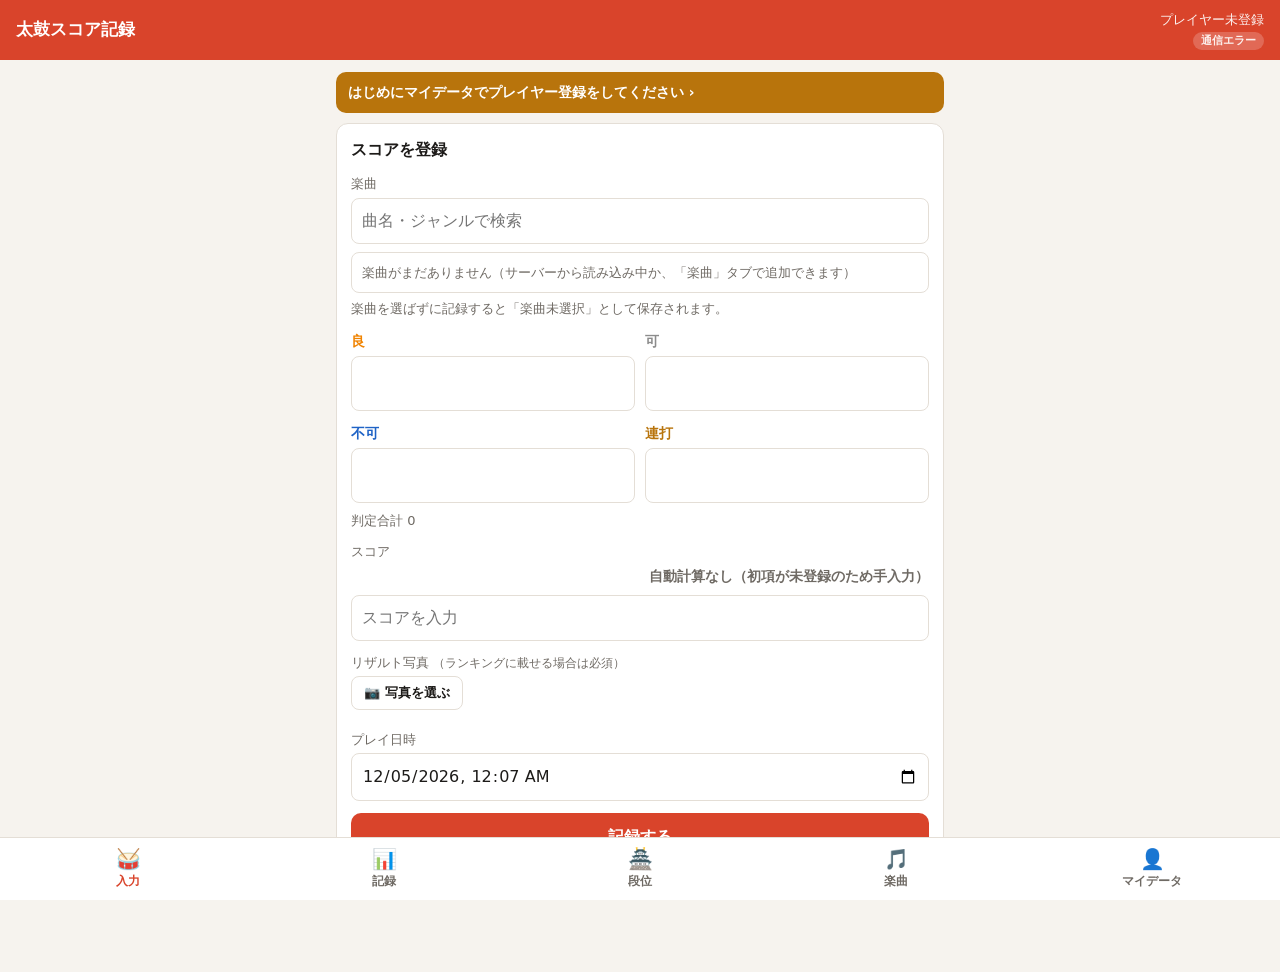
<file: index.html>
<!doctype html>
<html lang="ja">
<head>
<meta charset="utf-8">
<meta name="viewport" content="width=device-width,initial-scale=1,viewport-fit=cover">
<meta name="theme-color" content="#d9442b">
<title>太鼓スコア記録</title>
<link rel="stylesheet" href="style.css">
<link rel="manifest" href="manifest.webmanifest">
<link rel="apple-touch-icon" href="icon-192.png">
<meta name="apple-mobile-web-app-capable" content="yes">
<meta name="apple-mobile-web-app-title" content="太鼓スコア">
</head>
<body>
<header><h1>太鼓スコア記録</h1><div class="who"><div id="who"></div><span class="pill" id="syncPill"></span></div></header>
<main><div id="banners"></div><div id="view"><div class="muted" style="padding:24px;text-align:center">読み込み中…</div></div></main>
<nav id="nav">
  <button data-v="input"><span class="ic">🥁</span>入力</button>
  <button data-v="history"><span class="ic">📊</span>記録</button>
  <button data-v="dan"><span class="ic">🏯</span>段位</button>
  <button data-v="songs"><span class="ic">🎵</span>楽曲</button>
  <button data-v="mydata"><span class="ic">👤</span>マイデータ</button>
</nav>
<div class="toast" id="toast"></div>
<script src="config.js"></script>
<script src="common.js"></script>
<script src="dan.js"></script>
<script src="dan-gauge.js"></script>
<script src="dan-view.js"></script>
<script src="cal.js"></script>
<script src="dan-snap.js"></script>
<script src="dan-img.js"></script>
<script>
'use strict';
/* ===================== データ ===================== */
const LS_KEY = 'taikoScore.v2';            // v2.3まで使っていた保存場所（localStorage）。起動時にIndexedDBへ移す
const IDB_NAME = 'taikoScore', OLD_PHOTO_DB = 'taikoScorePhotos';
let db = { player: { id: '', name: '', deviceId: '', token: '' }, songs: [], records: [], events: [], lastExportAt: null, lastSyncAt: null,
  cursor: null, fullAt: null, persistAsked: false, dans: [], danRecords: [] };
let storageOK = true, ready = false;
/** データが変わるたびに増える番号。集計結果の使い回し（memo）の目印 */
let dataVer = 0;
const memo = new Map();
function cached(key, fn, extra) {
  const m = memo.get(key), tag = dataVer + ':' + (extra == null ? '' : extra);
  if (m && m.tag === tag) return m.val;
  const val = fn(); memo.set(key, { tag, val }); return val;
}
const touch = () => { dataVer++; };
const syncSt = { running: false, error: null, authError: false, again: false };
const state = {
  view: 'input', editId: null, lastSaved: null, photo: null,
  pick: { title: null, songId: '' }, newPick: null, pickQ: '',
  histSong: 'all', songForm: null, songQ: '', songGenre: '', songSort: 'title', detail: null, detailFocus: null
};

function normSong(s) {
  if (!s || typeof s !== 'object' || !s.id || !s.title) return null;
  const course = COURSES[s.course] ? s.course : 'oni';
  const level = Math.min(10, Math.max(1, n0(s.level) || 1));
  let sub = null;
  if (level === 10 && s.subLevel && TIERS.includes(s.subLevel.tier)) {
    const t = s.subLevel.tier;
    sub = { tier: t, tag: t === 'SS' ? null : t === 'F' ? 'jiriki' : (s.subLevel.tag === 'kojinsa' ? 'kojinsa' : 'jiriki') };
  }
  return { id: String(s.id), title: String(s.title).trim().slice(0, 100), genre: String(s.genre || '').slice(0, 40), course, level, subLevel: sub,
    maxCombo: nn(s.maxCombo), shoko: nn(s.shoko), createdBy: s.createdBy == null ? '' : String(s.createdBy),
    composer: String(s.composer || '').slice(0, 60), addedDate: isYmd(s.addedDate) ? s.addedDate : '',
    wikiUrl: isHttps(s.wikiUrl) ? s.wikiUrl : '', videoUrl: isHttps(s.videoUrl) ? s.videoUrl : '',
    createdAt: s.createdAt || isoLocal(), updatedAt: s.updatedAt || isoLocal(), deleted: !!s.deleted, _sv: s._sv || null };
}
function normRec(r) {
  if (!r || typeof r !== 'object' || !r.id) return null;
  const score = nn(r.score);
  return { id: String(r.id), songId: r.songId ? String(r.songId) : null, good: n0(r.good), ok: n0(r.ok), bad: n0(r.bad), roll: n0(r.roll), score,
    scoreSource: ['auto', 'manual', 'none'].includes(r.scoreSource) ? r.scoreSource : (score != null ? 'manual' : 'none'),
    mismatch: !!r.mismatch, playedAt: r.playedAt || r.createdAt || isoLocal(), createdAt: r.createdAt || isoLocal(), updatedAt: r.updatedAt || isoLocal(),
    deleted: !!r.deleted, deletedAt: r.deletedAt || null, photoId: r.photoId || null, status: r.status === 'rejected' ? 'rejected' : 'ok',
    rejectReason: r.rejectReason || '', _seen: r._seen || null, localPhoto: !!r.localPhoto, _sv: r._sv || null };
}
/* ----- 保存（IndexedDB：記録1件ごとに保存。変わった記録だけ書き込む） -----
   ・使えない環境（一部のプライベートブラウズ等）では従来どおり localStorage に保存する
   ・v2.3までのデータ（localStorage・写真用DB）は初回起動時に自動で移し、件数を確かめてから古い方を消す */
const META_KEYS = ['player', 'events', 'lastExportAt', 'lastSyncAt', 'cursor', 'fullAt', 'persistAsked', 'dans'];
const recSig = r => [r.updatedAt, r._sv, r._seen, r.localPhoto ? 1 : 0, r.photoId, r.status, r.rejectReason, r.songId, r.deleted ? 1 : 0, r.deletedAt].join('|');
const songSig = s => JSON.stringify(s);
const danRecSig = r => JSON.stringify(r);
const store = { mode: 'ls', idb: null, timer: null, metaSig: '', sig: { songs: new Map(), records: new Map(), danRecords: new Map() } };
/** IndexedDBに保存する一覧（名前・データ・変更の見分け方） */
const STORES = () => [['songs', db.songs, songSig], ['records', db.records, recSig], ['danRecords', db.danRecords, danRecSig]];

function idbOpen(name, ver, upgrade) {
  return new Promise((res, rej) => {
    if (!window.indexedDB) return rej(new Error('no idb'));
    let rq; try { rq = indexedDB.open(name, ver); } catch (e) { return rej(e); }
    rq.onupgradeneeded = () => { if (upgrade) upgrade(rq.result, rq); };
    rq.onsuccess = () => res(rq.result);
    rq.onerror = () => rej(rq.error || new Error('idb open'));
    rq.onblocked = () => rej(new Error('idb blocked'));
  });
}
/** トランザクションを実行し、fnが返したリクエスト（配列可）の結果を完了後に返す */
function idbTx(d, stores, mode, fn) {
  return new Promise((res, rej) => {
    let t; try { t = d.transaction(stores, mode); } catch (e) { return rej(e); }
    const out = fn(t);
    const val = x => x && typeof x === 'object' && 'readyState' in x ? x.result : x;
    t.oncomplete = () => res(Array.isArray(out) ? out.map(val) : val(out));
    t.onerror = t.onabort = () => rej(t.error || new Error('idb tx'));
  });
}
function applyMeta(o) {
  if (!o) return;
  db.player = Object.assign(db.player, o.player || {});
  db.events = Array.isArray(o.events) ? o.events : [];
  ['lastExportAt', 'lastSyncAt', 'cursor', 'fullAt'].forEach(k => { db[k] = o[k] || null; });
  db.persistAsked = !!o.persistAsked;
  db.dans = (Array.isArray(o.dans) ? o.dans : []).map(normDan).filter(Boolean);
}
const metaObj = () => { const o = {}; META_KEYS.forEach(k => { o[k] = db[k]; }); return o; };
function lsRead() {
  try { const raw = localStorage.getItem(LS_KEY); return raw ? JSON.parse(raw) : null; } catch (e) { return null; }
}
function lsLoad() {
  try {
    localStorage.setItem('__taiko_t', '1'); localStorage.removeItem('__taiko_t');
    const o = lsRead();
    if (o) {
      applyMeta(o);
      db.songs = (o.songs || []).map(normSong).filter(Boolean);
      db.records = (o.records || []).map(normRec).filter(Boolean);
      db.danRecords = (o.danRecords || []).map(normDanRec).filter(Boolean);
    }
  } catch (e) { storageOK = false; }
}
function lsSave() { try { localStorage.setItem(LS_KEY, JSON.stringify(db)); } catch (e) { storageOK = false; } }

/** 起動時の読み込み（移行を含む） */
async function initStorage() {
  let d;
  try {
    // v2：段位道場の挑戦記録（danRecords）を追加。v1からは足りない置き場所だけを作る
    d = await idbOpen(IDB_NAME, 2, x => {
      const has = n => x.objectStoreNames.contains(n);
      if (!has('meta')) x.createObjectStore('meta');
      if (!has('songs')) x.createObjectStore('songs', { keyPath: 'id' });
      if (!has('records')) x.createObjectStore('records', { keyPath: 'id' });
      if (!has('photos')) x.createObjectStore('photos');
      if (!has('danRecords')) x.createObjectStore('danRecords', { keyPath: 'id' });
    });
    // 試しに1回読めるか確認（Firefoxのプライベートモード等はここで失敗する）
    var [meta, songs, recs, drecs] = await idbTx(d, ['meta', 'songs', 'records', 'danRecords'], 'readonly',
      t => [t.objectStore('meta').get('main'), t.objectStore('songs').getAll(), t.objectStore('records').getAll(), t.objectStore('danRecords').getAll()]);
  } catch (e) { store.mode = 'ls'; lsLoad(); return; }
  store.mode = 'idb'; store.idb = d;
  d.onversionchange = () => { d.close(); };
  applyMeta(meta);
  db.songs = (songs || []).map(normSong).filter(Boolean);
  db.records = (recs || []).map(normRec).filter(Boolean);
  db.danRecords = (drecs || []).map(normDanRec).filter(Boolean);
  db.songs.forEach(s => store.sig.songs.set(s.id, songSig(s)));
  db.records.forEach(r => store.sig.records.set(r.id, recSig(r)));
  db.danRecords.forEach(r => store.sig.danRecords.set(r.id, danRecSig(r)));
  store.metaSig = JSON.stringify(metaObj());

  // v2.3までのデータ（または古い画面がその後に書いたデータ）を取り込む
  const old = lsRead();
  if (old) {
    if (!meta) applyMeta(old);
    else if (!db.player.id && old.player && old.player.id) db.player = Object.assign(db.player, old.player);
    const mergeIn = (list, src, norm) => {
      const idx = new Map(list.map((x, i) => [x.id, i]));
      (src || []).map(norm).filter(Boolean).forEach(x => {
        const i = idx.get(x.id);
        if (i == null) { idx.set(x.id, list.length); list.push(x); }
        else if (ts(x.updatedAt) > ts(list[i].updatedAt)) list[i] = x;
      });
    };
    mergeIn(db.songs, old.songs, normSong);
    mergeIn(db.records, old.records, normRec);
    await movePhotosFromOldDb();
    await flush();
    // 書き込めたことを件数で確かめてから古いデータを消す
    try {
      const [ns, nr] = await idbTx(d, ['songs', 'records'], 'readonly', t => [t.objectStore('songs').count(), t.objectStore('records').count()]);
      if (ns >= db.songs.length && nr >= db.records.length) localStorage.removeItem(LS_KEY);
    } catch (e) {}
  }
}
/** 古い写真用DB（送信待ちの写真）を新しいDBへ移す。全件移せたら古いDBを消す */
async function movePhotosFromOldDb() {
  let od;
  try { od = await idbOpen(OLD_PHOTO_DB, 1, (x, rq) => rq.transaction.abort()); } catch (e) { return; } // 無ければ作らずに終わる
  try {
    if (!od.objectStoreNames.contains('p')) { od.close(); indexedDB.deleteDatabase(OLD_PHOTO_DB); return; }
    const [keys, vals] = await idbTx(od, ['p'], 'readonly', t => [t.objectStore('p').getAllKeys(), t.objectStore('p').getAll()]);
    if (keys.length) await idbTx(store.idb, ['photos'], 'readwrite', t => { const s = t.objectStore('photos'); keys.forEach((k, i) => s.put(vals[i], k)); });
    const got = keys.length ? await idbTx(store.idb, ['photos'], 'readonly', t => keys.map(k => t.objectStore('photos').count(k))) : [];
    od.close();
    if (got.every(n => n === 1)) indexedDB.deleteDatabase(OLD_PHOTO_DB);
  } catch (e) { try { od.close(); } catch (er) {} }
}
/** 変わった分だけ保存する（save() から少し遅らせて呼ばれる） */
async function flush() {
  if (store.timer) { clearTimeout(store.timer); store.timer = null; }
  if (!ready && store.mode === 'ls') return;
  if (store.mode !== 'idb') { lsSave(); return; }
  const puts = { songs: [], records: [], danRecords: [] }, dels = { songs: [], records: [], danRecords: [] };
  STORES().forEach(([name, list, sig]) => {
    const prev = store.sig[name], seen = new Set();
    for (const x of list) { const s = sig(x); seen.add(x.id); if (prev.get(x.id) !== s) { puts[name].push(x); prev.set(x.id, s); } }
    for (const id of [...prev.keys()]) if (!seen.has(id)) { dels[name].push(id); prev.delete(id); }
  });
  const meta = metaObj(), ms = JSON.stringify(meta), metaChanged = ms !== store.metaSig;
  const names = Object.keys(puts);
  if (!metaChanged && names.every(n => !puts[n].length && !dels[n].length)) return;
  store.metaSig = ms;
  try {
    await idbTx(store.idb, ['meta', ...names], 'readwrite', t => {
      if (metaChanged) t.objectStore('meta').put(meta, 'main');
      names.forEach(n => { const s = t.objectStore(n); puts[n].forEach(x => s.put(x)); dels[n].forEach(id => s.delete(id)); });
    });
    storageOK = true;
  } catch (e) {
    // 失敗した分は次回まとめて書き直す
    Object.values(store.sig).forEach(m => m.clear()); store.metaSig = '';
    storageOK = false; refreshChrome();
  }
}
function save() {
  touch();
  if (!ready) return;
  if (!store.timer) store.timer = setTimeout(flush, 40);
}
// 画面を閉じる・切り替えるときは待たずに保存
window.addEventListener('pagehide', () => { if (store.timer) flush(); });
document.addEventListener('visibilitychange', () => { if (document.visibilityState === 'hidden' && store.timer) flush(); });
/** ブラウザに「容量が足りなくなっても消さないで」と頼む（Firefoxでは確認が出るため、初めて記録を保存したときに1回だけ） */
function askPersist() {
  if (db.persistAsked || !(navigator.storage && navigator.storage.persist)) return;
  db.persistAsked = true; save();
  navigator.storage.persist().catch(() => {});
}

const me = () => db.player.id;
const registered = () => !!(db.player.id && (db.player.token || !API_URL));
const songIndex = () => cached('songIdx', () => new Map(db.songs.map(s => [s.id, s])));
const getSong = id => id ? (songIndex().get(id) || db.songs.find(s => s.id === id) || null) : null;
const activeSongs = () => cached('activeSongs', () => db.songs.filter(s => !s.deleted).sort(songSort)).slice();
const activeRecs = () => cached('activeRecs', () => db.records.filter(r => !r.deleted)).slice();
/** 削除済みを除く記録（新しい順・使い回し。並べ替えたりしないこと） */
const recsByDate = () => cached('recsByDate', () => db.records.filter(r => !r.deleted)
  .map(r => ({ r, p: ts(r.playedAt), c: ts(r.createdAt) })).sort((a, b) => b.p - a.p || b.c - a.c).map(x => x.r)); // 日時は先に1回だけ数値にする
const groupMap = () => cached('groupMap', () => groupSongs(db.songs));
const canEditSong = s => !s.createdBy || s.createdBy === me();
const pendingRecs = () => db.records.filter(r => r._sv !== r.updatedAt);
const pendingSongs = () => db.songs.filter(s => canEditSong(s) && s._sv !== s.updatedAt);
const pendingPhotos = () => db.records.filter(r => r.localPhoto);
const pendingCount = () => pendingRecs().length + pendingSongs().length + pendingPhotos().length + pendingDanRecs().length + pendingDanPhotos().length;
function newRecordId() { const st = stamp(new Date()); let id; do { id = `TK-${me()}-${st}-${rand(4)}`; } while (db.records.some(r => r.id === id)); return id; }
function newSongId() { let id; do { id = 's_' + rand(8).toLowerCase(); } while (db.songs.some(s => s.id === id)); return id; }
const activeEvents = () => (db.events || []).filter(e => eventActive(e));
const upcomingEvents = () => (db.events || []).filter(e => !e.deleted && ts(e.start) > Date.now()).sort((a, b) => ts(a.start) - ts(b.start));
function activeEventChartIds() {
  return cached('evIds', () => { const s = new Set(); activeEvents().forEach(e => eventChartIds(e, db.songs).forEach(id => s.add(id))); return s; },
    Math.floor(Date.now() / 60000)); // 開催中かどうかは時刻で変わるので1分ごとに作り直す
}
/** ランキング対象かどうか（写真あり・却下でない） */
function rankState(r) {
  if (r.status === 'rejected') return 'rejected';
  if (r.photoId) return 'ok';
  if (r.localPhoto) return 'waiting';
  return 'none';
}

/* ===================== 写真（端末内の送信待ち保管） ===================== */
const photoMem = new Map();
const photoStore = {
  run(mode, fn) {
    if (!store.idb) return Promise.reject(new Error('no idb'));
    return idbTx(store.idb, ['photos'], mode, t => fn(t.objectStore('photos')));
  },
  async get(k) {
    if (photoMem.has(k)) return photoMem.get(k);
    try {
      const v = await this.run('readonly', s => s.get(k));
      if (v != null) return v;
    } catch (e) { return undefined; }
    // 古い画面が古い写真用DBに保存していた場合
    await movePhotosFromOldDb();
    try { return await this.run('readonly', s => s.get(k)); } catch (e) { return undefined; }
  },
  async set(k, v) { try { await this.run('readwrite', s => s.put(v, k)); photoMem.delete(k); } catch (e) { photoMem.set(k, v); } },
  async del(k) { photoMem.delete(k); try { await this.run('readwrite', s => s.delete(k)); } catch (e) {} }
};
/** 1920×1080の枠に収まるよう縮小（縦横比維持・拡大しない）し、JPEGのbase64を返す */
function compressImage(file) {
  return new Promise((res, rej) => {
    const url = URL.createObjectURL(file), img = new Image();
    img.onload = () => {
      const sc = Math.min(1, 1920 / img.naturalWidth, 1080 / img.naturalHeight);
      const w = Math.max(1, Math.round(img.naturalWidth * sc)), h = Math.max(1, Math.round(img.naturalHeight * sc));
      const c = document.createElement('canvas'); c.width = w; c.height = h;
      const ctx = c.getContext('2d'); ctx.fillStyle = '#000'; ctx.fillRect(0, 0, w, h); ctx.drawImage(img, 0, 0, w, h);
      URL.revokeObjectURL(url);
      res({ b64: c.toDataURL('image/jpeg', 0.82).split(',')[1], w, h });
    };
    img.onerror = () => { URL.revokeObjectURL(url); rej(new Error('画像を読み込めませんでした')); };
    img.src = url;
  });
}

/* ===================== 同期 ===================== */
const songPayload = s => ({ id: s.id, title: s.title, genre: s.genre, course: s.course, level: s.level, subLevel: s.subLevel,
  maxCombo: s.maxCombo, shoko: s.shoko, composer: s.composer, addedDate: s.addedDate, createdAt: s.createdAt, updatedAt: s.updatedAt, deleted: s.deleted });
const recPayload = r => ({ id: r.id, songId: r.songId, good: r.good, ok: r.ok, bad: r.bad, roll: r.roll, score: r.score, scoreSource: r.scoreSource,
  mismatch: r.mismatch, playedAt: r.playedAt, createdAt: r.createdAt, updatedAt: r.updatedAt, deleted: r.deleted, deletedAt: r.deletedAt });

/** サーバーの楽曲を取り込む。full=true は全件（無い譜面は消す）、false は変更分だけ */
function mergeServerSongs(list, full) {
  const local = new Map(db.songs.map(s => [s.id, s]));
  const keep = l => canEditSong(l) && l._sv !== l.updatedAt; // 自分が編集してまだ送っていない譜面
  const incoming = [];
  for (const s0 of list || []) {
    const s = normSong(s0); if (!s) continue;
    s._sv = s.updatedAt;
    const l = local.get(s.id);
    incoming.push(l && keep(l) && ts(l.updatedAt) > ts(s.updatedAt) ? l : s); // 端末側の方が新しければ端末側を優先
  }
  if (full) {
    const ids = new Set(incoming.map(s => s.id));
    db.songs = incoming.concat(db.songs.filter(l => !ids.has(l.id) && keep(l))); // 未送信の自作譜面は残す
  } else {
    const idx = new Map(db.songs.map((s, i) => [s.id, i]));
    incoming.forEach(s => { const i = idx.get(s.id); if (i == null) db.songs.push(s); else db.songs[i] = s; });
  }
  touch();
}
function applyRemap(remap) {
  const m = remap || {};
  if (!Object.keys(m).length) return;
  db.records.forEach(r => { if (r.songId && m[r.songId]) r.songId = m[r.songId]; });
  db.songs = db.songs.filter(s => !m[s.id]);
  if (m[state.pick.songId]) state.pick.songId = m[state.pick.songId];
  touch();
}
function mergeMine(list) {
  const idx = new Map(db.records.map(r => [r.id, r]));
  for (const s0 of list || []) {
    const s = normRec(s0); if (!s) continue;
    const l = idx.get(s.id);
    if (!l) { s._sv = s.updatedAt; s._seen = s.status; db.records.push(s); idx.set(s.id, s); continue; }
    l.photoId = s.photoId; l.status = s.status; l.rejectReason = s.rejectReason;
    if (l._sv === l.updatedAt && ts(s.updatedAt) > ts(l.updatedAt)) Object.assign(l, s, { _sv: s.updatedAt, localPhoto: l.localPhoto, _seen: l._seen });
  }
  touch();
}
/** 却下・却下取消があった記録を、次に開いたときに知らせる */
function noticeStatusChanges() {
  const changed = db.records.filter(r => !r.deleted && (r._seen || 'ok') !== r.status), dch = danStatusChanges();
  if ((!changed.length && !dch.length) || document.querySelector('.modal')) return;
  showModal(`<h2>🔔 記録の判定が変わりました</h2><div class="list">${dch.map(r => { const d = danById(r.danId); return `<div class="item">
    <div class="row between"><strong>🏯 段位道場 ${d ? esc(d.version + ' ' + d.name) : ''}</strong>${danEmblem(r.result, r.frame)}</div>
    <div class="muted">${fmtDate(r.playedAt)}</div>
    ${r.status === 'rejected' ? `<div><span class="badge b-ng">却下</span> 理由：${esc(r.rejectReason || '（未記入）')}</div>
      <div class="muted">この挑戦は<b>あなたの記録としては残ります</b>。心当たりがない場合は管理者に連絡してください。</div>` : '<div><span class="badge b-ok">却下取消</span></div>'}</div>`; }).join('')}${changed.map(r => `<div class="item">
    <div class="row between"><strong>${esc(songName(getSong(r.songId)))}</strong><span class="num">${fmtN(r.score)}</span></div>
    <div class="muted">${fmtDate(r.playedAt)}</div>
    ${r.status === 'rejected' ? `<div><span class="badge b-ng">却下</span> 理由：${esc(r.rejectReason || '（未記入）')}</div>
      <div class="muted">この成績は<b>あなたの記録としては残り</b>、履歴・自己ベスト・王冠には引き続き反映されます。<b>ランキングには登録されません。</b>心当たりがない場合は管理者に連絡してください。</div>`
      : '<div><span class="badge b-ok">却下取消</span> ランキングの対象に戻りました。</div>'}</div>`).join('')}</div>`);
  changed.forEach(r => { r._seen = r.status; }); dch.forEach(r => { r._seen = r.status; }); save();
}
let syncTimer = null;
function scheduleSync(ms) { clearTimeout(syncTimer); syncTimer = setTimeout(() => runSync(false), ms == null ? 400 : ms); }
/** 一度に送る記録の上限（大量に読み込んだ直後でも1回の通信が重くなりすぎないように） */
const SYNC_BATCH = 500;
/** 全件を取り直す間隔（差分同期の取りこぼしがあっても、ここで必ず揃う） */
const FULL_SYNC_DAYS = 7;
let legacyServer = false; // v2.3以前のサーバー（syncAllが無い）なら従来の通信に切り替える

/** 送信する分を選び、送信後に「送信済み」にするための控えを作る */
function pendingBatch() {
  const ps = pendingSongs(), pr = pendingRecs(), pd = pendingDanRecs();
  const recs = pr.slice(0, SYNC_BATCH), drecs = pd.slice(0, 200);
  return { ps, recs, drecs, more: pr.length > recs.length || pd.length > drecs.length,
    snap: new Map([...ps, ...recs, ...drecs].map(x => [x.id, x.updatedAt])) };
}
function markSent(b, res) {
  const remap = res.remap || {};
  b.ps.forEach(s => { if (!remap[s.id] && s.updatedAt === b.snap.get(s.id)) s._sv = s.updatedAt; });
  const idx = new Map(db.records.map(r => [r.id, r]));
  (res.accepted || []).forEach(id => { const r = idx.get(id); if (r && r.updatedAt === b.snap.get(id)) r._sv = r.updatedAt; });
  touch();
}
async function uploadPhotos(auth) {
  for (const r of db.records.filter(x => x.localPhoto && x._sv)) {
    const b64 = await photoStore.get(r.id);
    if (!b64) { r.localPhoto = false; save(); continue; }
    const res = await api('uploadPhoto', Object.assign({ recordId: r.id, data: b64 }, auth), 90000);
    r.photoId = res.photoId; r.localPhoto = false;
    await photoStore.del(r.id); save();
  }
}
/** 1回の通信で「送信＋楽曲・大会・自分の記録の変更分の受信」をまとめて行う */
async function syncAllOnce(auth) {
  const full = !db.cursor || !db.fullAt || Date.now() - ts(db.fullAt) > FULL_SYNC_DAYS * DAY_MS;
  const b = pendingBatch();
  const res = await api('syncAll', Object.assign({ songs: b.ps.map(songPayload), records: b.recs.map(recPayload),
    danRecords: b.drecs.map(danRecPayload), since: full ? null : db.cursor }, auth), b.recs.length > 100 ? 90000 : 30000);
  applyRemap(res.remap);
  markSent(b, res);
  mergeServerSongs(res.songs, !!res.full);
  db.events = res.events || []; touch();
  mergeMine(res.records);
  // 段位道場（v2.6以降のサーバーだけが返す）
  if (res.dans) mergeServerDans(res.dans, !!res.full);
  if (res.danRecords) { markDanSent(b.snap, res.danAccepted); mergeMyDanRecs(res.danRecords); }
  if (res.player && res.player.name) db.player.name = res.player.name;
  db.cursor = res.cursor || null;
  if (res.full) db.fullAt = isoLocal();
  save();
  return b.more;
}
/** v2.3以前のサーバー向け（全件を毎回受け取る従来の方法） */
async function syncLegacy(auth) {
  const pub = await api('getPublic', {});
  mergeServerSongs(pub.songs, true);
  db.events = pub.events || []; touch();
  if (pub.dans) mergeServerDans(pub.dans, true);
  if (!auth) return false;
  const b = pendingBatch();
  if (b.ps.length || b.recs.length) {
    const res = await api('sync', Object.assign({ songs: b.ps.map(songPayload), records: b.recs.map(recPayload) }, auth), b.recs.length > 100 ? 90000 : 30000);
    applyRemap(res.remap); markSent(b, res); save();
  }
  await uploadPhotos(auth);
  const mine = await api('getMine', auth);
  mergeMine(mine.records);
  if (mine.player && mine.player.name) db.player.name = mine.player.name;
  return b.more;
}
async function runSync(manual) {
  if (!ready) return;
  if (!API_URL) { if (manual) toast('サーバーが設定されていません'); return; }
  if (syncSt.running) { syncSt.again = true; return; }
  syncSt.running = true; syncSt.error = null; refreshChrome();
  try {
    const auth = db.player.id && db.player.token ? { playerId: db.player.id, token: db.player.token } : null;
    let more = false;
    if (!auth) await syncLegacy(null);
    else if (legacyServer) more = await syncLegacy(auth);
    else {
      try { more = await syncAllOnce(auth); }
      catch (e) {
        if (e.code !== 'unknown') throw e;
        legacyServer = true; more = await syncLegacy(auth);
      }
      await uploadPhotos(auth);
      await uploadDanPhotos(auth);
    }
    if (auth) { noticeStatusChanges(); syncSt.authError = false; }
    if (more) syncSt.again = true; // 送りきれなかった分は続けて送る
    db.lastSyncAt = isoLocal();
  } catch (e) {
    if (e.code === 'auth') { syncSt.authError = true; syncSt.error = '引き継ぎコードが無効になっています'; }
    else syncSt.error = e.message || '通信できませんでした';
    if (manual) toast(syncSt.error, 2600);
  } finally {
    syncSt.running = false; save();
    afterSync();
    if (syncSt.again) { syncSt.again = false; scheduleSync(800); }
  }
}
/** 同期後の再描画。入力画面は入力途中の値を消さないよう部分更新にとどめる */
function afterSync() {
  refreshChrome();
  if (state.view === 'input') { renderInputExtras(); if (!state.pick.title) renderPickList(); else renderPicker(); updateInput(); }
  else if (state.view === 'dan' && danEditing()) { /* 段位の挑戦を入力中は描き直さない（入力が消えないように） */ }
  else if (state.view === 'songs' && state.songForm) { /* 楽曲の追加・編集中も同じ */ }
  else if (!(document.activeElement && ['INPUT', 'SELECT', 'TEXTAREA'].includes(document.activeElement.tagName))) render();
}

/* ===================== 画面共通 ===================== */
function leaveEdit() { if (state.editId) { state.editId = null; state.pick = state.newPick || { title: null, songId: '' }; state.newPick = null; } }
function go(v) {
  if (v !== 'input') leaveEdit();
  if (v !== 'songs' || state.view === 'songs') { state.songForm = null; state.detail = null; } // 楽曲タブを押し直すと一覧に戻る
  if (v === 'history' && state.view === 'history') state.rec.stack = []; // 記録タブを押し直すとメニューに戻る
  if (v === 'dan' && state.view === 'dan') danSt.stack = []; // 段位タブを押し直すと一覧に戻る
  state.view = v; render(); window.scrollTo(0, 0);
}
function refreshChrome() {
  cached('oniBoth', () => refreshOniBoth(db.songs));
  document.querySelectorAll('#nav button').forEach(b => b.classList.toggle('on', b.dataset.v === state.view));
  $('#who').textContent = db.player.id ? `${db.player.name || db.player.id} @${db.player.id}` : 'プレイヤー未登録';
  const n = pendingCount(), pill = $('#syncPill');
  pill.textContent = !API_URL ? 'オフライン利用' : syncSt.running ? '同期中…' : syncSt.error ? (n ? `未送信 ${n}件` : '通信エラー') : n ? `未送信 ${n}件` : '同期済み';
  let h = '';
  if (!storageOK) h += `<div class="banner err">この開き方ではデータを保存できません。通常のブラウザで開き直してください。</div>`;
  if (!API_URL) h += `<div class="banner err">サーバーURLが設定されていません（config.js）。記録はこの端末にだけ保存されます。</div>`;
  if (!registered() && state.view !== 'mydata') h += `<button class="banner" onclick="go('mydata')">はじめにマイデータでプレイヤー登録をしてください ›</button>`;
  if (syncSt.authError && state.view !== 'mydata') h += `<button class="banner err" onclick="go('mydata')">引き継ぎコードが無効です。マイデータで引き継ぎをやり直してください ›</button>`;
  else if (API_URL && n && syncSt.error && !syncSt.running) h += `<button class="banner soft" onclick="runSync(true)">📡 未送信が${n}件あります（${esc(syncSt.error)}）。タップで再送 ›</button>`;
  $('#banners').innerHTML = h;
}
function render() {
  refreshChrome();
  document.querySelector('main').classList.remove('wide'); // 段位ページ・挑戦の詳細だけ、PCで横に広げる（条件ゲージの3つ並び）
  ({ input: viewInput, history: viewHistory, dan: viewDan, songs: viewSongs, mydata: viewMyData })[state.view]();
}

/* ===================== 入力画面 ===================== */
function viewInput() {
  const rec = state.editId ? db.records.find(r => r.id === state.editId) : null;
  const v = k => rec ? rec[k] : '';
  const manual = rec ? rec.scoreSource !== 'auto' : false;
  const pa = toLocalInput(rec ? new Date(rec.playedAt) : new Date());
  state.photo = null;
  $('#view').innerHTML = `
  <div id="extras"></div>
  <div class="card">
    <h2>${rec ? '記録を編集' : 'スコアを登録'}</h2>
    ${rec ? `<div class="muted num">ID: ${esc(rec.id)}（編集してもIDは変わりません）</div>` : ''}
    <div id="picker"></div>
    <div class="grid2 judge">
      <div><label class="j-good">良</label><input id="good" type="number" inputmode="numeric" min="0" value="${v('good')}"></div>
      <div><label class="j-ok">可</label><input id="ok" type="number" inputmode="numeric" min="0" value="${v('ok')}"></div>
      <div><label class="j-bad">不可</label><input id="bad" type="number" inputmode="numeric" min="0" value="${v('bad')}"></div>
      <div><label class="j-roll">連打</label><input id="roll" type="number" inputmode="numeric" min="0" value="${v('roll')}"></div>
    </div>
    <div id="sumInfo" class="muted" style="margin-top:8px"></div>
    <label>スコア</label>
    <div id="autoScore" class="scorebox">-</div>
    <label class="chk" id="manualWrap"><input type="checkbox" id="manual" ${manual ? 'checked' : ''}> スコアを手入力する</label>
    <input id="scoreManual" type="number" inputmode="numeric" min="0" placeholder="スコアを入力" value="${rec && rec.scoreSource === 'manual' ? (rec.score ?? '') : ''}" style="margin-top:8px">
    <label>リザルト写真 <span style="font-size:12px">（ランキングに載せる場合は必須）</span></label>
    <div class="row">
      <span class="btn sub small filebtn">📷 写真を選ぶ<input type="file" id="photo" accept="image/*"></span>
      <button type="button" class="btn sub small hidden" id="photoClear">外す</button>
    </div>
    <div id="photoPrev" class="photo-prev muted">${rec ? photoStatusText(rec) : ''}</div>
    ${rec ? eventEntryNotes(rec).map(x => `<div class="muted"${x.why ? ' style="color:var(--warn)"' : ''}>🏆 ${esc(x.e.name)}：${x.why ? '対象外（' + esc(x.why) + '）' : x.wait ? '送信後に大会記録になります' : '大会記録の対象です'}</div>`).join('') : ''}
    <label>プレイ日時</label>
    <input id="playedAt" type="datetime-local" value="${pa}">
    <button class="btn" id="saveBtn">${rec ? '変更を保存' : '記録する'}</button>
    ${rec ? '<button class="btn sub" id="cancelBtn">キャンセル</button>' : ''}
  </div>`;

  ['good', 'ok', 'bad', 'roll', 'scoreManual'].forEach(id => { const el = $('#' + id); el.oninput = updateInput; el.onfocus = () => el.select(); });
  $('#manual').onchange = updateInput;
  $('#photo').onchange = async e => {
    const f = e.target.files[0]; if (!f) return;
    $('#photoPrev').textContent = '写真を圧縮しています…';
    try {
      const p = await compressImage(f);
      state.photo = p;
      $('#photoPrev').innerHTML = `<img src="data:image/jpeg;base64,${p.b64}" alt=""><span>${p.w}×${p.h}・約${Math.round(p.b64.length * 0.75 / 1024)}KB<br>${rec && rec.photoId ? '保存すると写真を差し替えます' : '保存するとランキング対象になります'}</span>`;
      $('#photoClear').classList.remove('hidden');
    } catch (err) { $('#photoPrev').textContent = err.message; }
    e.target.value = '';
  };
  $('#photoClear').onclick = () => { state.photo = null; $('#photoPrev').innerHTML = rec ? photoStatusText(rec) : ''; $('#photoClear').classList.add('hidden'); };
  $('#saveBtn').onclick = () => saveRecord(rec);
  // 新規登録でプレイ日時を触っていなければ、保存した時刻を使う（画面を開きっぱなしにして古い時刻で登録→大会期間外、を防ぐ）
  const pa$ = $('#playedAt'); pa$.oninput = pa$.onchange = () => { pa$.dataset.touched = '1'; };
  if (rec) $('#cancelBtn').onclick = () => { leaveEdit(); go('history'); };
  renderInputExtras();
  renderPicker();
  updateInput();
}
/** 新規登録画面で日時が未操作なら、表示中の時刻を今に合わせ続ける */
setInterval(() => {
  const pe = document.getElementById('playedAt');
  if (pe && !state.editId && !pe.dataset.touched && document.visibilityState === 'visible') pe.value = toLocalInput(new Date());
  const de = document.getElementById('dplayed'), f = typeof danSt !== 'undefined' && danSt.form;
  if (de && f && !f.recId && !f.vals.dplayed) de.value = toLocalInput(new Date());
}, 20000);
document.addEventListener('visibilitychange', () => {
  const pe = document.getElementById('playedAt');
  if (document.visibilityState === 'visible' && pe && !state.editId && !pe.dataset.touched) pe.value = toLocalInput(new Date());
});
function canonChart(s) {
  const k = chartKey(s), same = db.songs.filter(x => !x.deleted && chartKey(x) === k);
  if (!same.length) return s;
  const listed = new Set();
  (db.events || []).filter(eventOpen).forEach(e => { (e.chartIds || []).forEach(i => listed.add(i)); (e.songCfg || []).forEach(c => (c.ids || []).forEach(i => listed.add(i))); });
  return same.find(x => listed.has(x.id)) || (s.deleted ? same[0] : s);
}
/** 登録した記録が、関係する大会の対象になるか（ならない理由） */
function eventEntryNotes(r) {
  const s = getSong(r.songId); if (!s) return [];
  const now = Date.now(), p = ts(r.playedAt), st = rankState(r);
  return (db.events || []).filter(e => !e.deleted && now <= eventCloseAt(e) + DAY_MS && eventChartIds(e, db.songs).has(s.id)).map(e => {
    let why = '';
    if (r.score == null) why = 'スコアがありません';
    else if (p < ts(e.start)) why = `プレイ日時（${fmtDate(r.playedAt)}）が大会開始より前です`;
    else if (p > ts(e.end)) why = `プレイ日時（${fmtDate(r.playedAt)}）が大会終了より後です`;
    else if (e.finalizedAt || now > eventCloseAt(e)) why = '大会の受付が締め切られています';
    else if (st === 'rejected') why = '管理者により却下されています';
    else if (st === 'none') why = '写真がありません';
    return { e, why, wait: !why && st === 'waiting' };
  });
}
function photoStatusText(r) {
  const st = rankState(r);
  return st === 'ok' ? '📷 写真は送信済みです（ランキング対象）' : st === 'waiting' ? '📷 写真は送信待ちです' :
    st === 'rejected' ? '⚠ 管理者により却下されています（自分の記録には残りますが、ランキングには登録されません）' : '写真はまだありません（ランキング対象外）';
}
/** 開催中の大会と、登録直後の結果カード */
function renderInputExtras() {
  const box = $('#extras'); if (!box) return;
  let h = '';
  const act = (db.events || []).filter(eventOpen), up = upcomingEvents().slice(0, 2);
  if (!state.editId && (act.length || up.length)) {
    h += `<div class="card"><h2>🏆 大会</h2>` + act.map(e => {
      // 譜面単位：課題譜面を並べる／曲単位：曲と「基準コースまで」を並べ、基準コースを選んだ状態にする
      const items = isMulti(e)
        ? (e.chartIds || []).map(getSong).filter(Boolean).map(s => ({ id: s.id, title: s.title, course: s.course, label: cshort(s) }))
        : resolveEventSongs(e, db.songs).map(x => {
            const base = x.charts.find(c => c.course === x.cfg.base) || x.charts[x.charts.length - 1];
            return base ? { id: base.id, title: x.group.title, course: x.cfg.base, label: '〜' + cshort({ course: x.cfg.base, title: x.group.title }) } : null;
          }).filter(Boolean);
      return `<div style="margin-bottom:8px"><strong>${esc(e.name)}</strong> ${eventBadges(e)}
        <div class="muted">${fmtDate(e.start)} 〜 ${fmtDate(e.end)}</div>
        ${e.note ? `<div class="muted">${esc(e.note)}</div>` : ''}
        ${eventState(e) === '受付中' ? `<div class="muted" style="color:var(--warn)">大会期間は終了しました。期間内にプレイした記録の登録・写真の追加は ${fmtDate(new Date(eventCloseAt(e)))} まで受け付けます。</div>` : ''}
        ${isMulti(e) ? '' : '<div class="muted">曲ごとに、表示のコースまでのどの難易度でも参加できます（曲によってコース別のハンデがあります）。</div>'}
        <div class="row" style="margin-top:6px">${items.map(s => `<button type="button" class="btn sub small cc-${s.course}" data-ev="${esc(s.id)}" style="border-color:var(--cc)">${esc(s.title)} <b style="color:var(--cc)">${esc(s.label)}</b></button>`).join('')}</div></div>`;
    }).join('') + up.map(e => `<div class="muted">開催予定：${esc(e.name)}（${fmtDay(e.start)}〜）</div>`).join('') +
      (act.length ? `<div class="muted" style="margin-top:6px">課題譜面をタップすると選択できます。期間中の写真付き記録がランキング対象です。</div>` : '') + `</div>`;
  }
  const r = db.records.find(x => x.id === state.lastSaved);
  if (r && !r.deleted && !state.editId) {
    const st = rankState(r), pend = r._sv !== r.updatedAt;
    h += `<div class="card"><h2>記録しました</h2>
      <div>${esc(songName(getSong(r.songId)))}　<b class="num">${fmtN(r.score)}</b></div>
      <div class="muted" style="margin-top:4px">${st === 'ok' ? '📷 写真付き：ランキング対象です' : st === 'waiting' ? '📷 写真付き：送信後にランキング対象になります' : '写真なし：ランキング対象外です（履歴から後で写真を追加できます）'}</div>
      ${eventEntryNotes(r).map(x => `<div class="muted" style="margin-top:4px${x.why ? ';color:var(--warn)' : ''}">🏆 ${esc(x.e.name)}：${x.why ? '対象外（' + esc(x.why) + '）' : x.wait ? '送信後に大会記録になります' : '大会記録に追加されます'}</div>`).join('')}
      <div class="muted">${pend || r.localPhoto ? (API_URL ? '📡 送信待ち（電波が戻ると自動で送信します）' : 'この端末に保存しました') : '✅ サーバーに送信済み'}</div>
      <button class="btn sub small" style="margin-top:8px" onclick="state.lastSaved=null;renderInputExtras()">閉じる</button></div>`;
  }
  box.innerHTML = h;
  box.querySelectorAll('[data-ev]').forEach(b => b.onclick = () => {
    const s = getSong(b.dataset.ev); if (!s) return;
    state.pick = { title: s.title, songId: s.id }; renderPicker(); updateInput();
    $('#picker').scrollIntoView({ behavior: 'smooth', block: 'center' });
  });
}
function currentGroup() {
  const p = state.pick; if (!p.title) return null;
  let g = groupMap().get(p.title);
  const cur = getSong(p.songId);
  if (cur && cur.deleted) g = g ? { ...g, charts: [...g.charts, cur].sort((a, b) => courseIdx(a.course) - courseIdx(b.course)) } : { title: cur.title, genre: cur.genre, charts: [cur] };
  return g || null;
}
function renderPicker() {
  const el = $('#picker'); if (!el) return;
  const g = currentGroup();
  if (!g) {
    if (state.pick.title) state.pick = { title: null, songId: '' };
    el.innerHTML = `<label>楽曲</label>
      <input id="q" type="search" placeholder="曲名・ジャンルで検索" autocomplete="off" value="${esc(state.pickQ)}">
      <div id="pickList" class="plist"></div>
      <div class="muted" style="margin-top:6px">楽曲を選ばずに記録すると「楽曲未選択」として保存されます。</div>`;
    $('#q').oninput = e => { state.pickQ = e.target.value; renderPickList(); };
    renderPickList();
    return;
  }
  const cur = getSong(state.pick.songId);
  el.innerHTML = `<label>楽曲</label>
    <div class="picked"${gcStyle(g.genre)}><div><strong>${esc(g.title)}</strong>${genreTag(g.genre)}</div>
    <button type="button" class="btn sub small" id="chg">変更</button></div>
    <label>難易度${cur ? '' : '<span class="badge b-warn">選択してください</span>'}</label>
    ${courseButtons(g, state.pick.songId, 'pick', { eventIds: activeEventChartIds() })}
    <div id="songInfo" class="muted" style="margin-top:6px"></div>`;
  $('#chg').onclick = () => { state.pick = { title: null, songId: '' }; state.pickQ = ''; renderPicker(); updateInput(); };
  el.querySelectorAll('.cbtn[data-id]').forEach(b => b.onclick = () => { state.pick.songId = b.dataset.id; renderPicker(); updateInput(); });
}
function renderPickList() {
  const box = $('#pickList'); if (!box) return;
  const gm = groupMap(), t = state.pickQ.trim().toLowerCase(), evIds = activeEventChartIds();
  let gs = [...gm.values()];
  if (t) { const tk = searchKey(t); gs = gs.filter(g => searchKey(g.title + ' ' + g.genre).includes(tk)); }
  else {
    const last = cached('lastByTitle', () => {
      const m = new Map();
      for (const r of db.records) { if (r.deleted) continue; const s = getSong(r.songId); if (s) m.set(s.title, Math.max(m.get(s.title) || 0, ts(r.playedAt))); }
      return m;
    });
    gs.sort((a, b) => (last.get(b.title) || 0) - (last.get(a.title) || 0));
  }
  // 開催中の大会の対象曲を上に（それぞれの中の順番はそのまま）
  const isEv = g => g.charts.some(c => evIds.has(c.id));
  const evGs = gs.filter(isEv), otherGs = gs.filter(g => !isEv(g));
  const shownOther = otherGs.slice(0, Math.max(0, 30 - evGs.length));
  const item = g => `<button type="button" class="pitem" data-t="${esc(g.title)}"${gcStyle(g.genre)}><span>${isEv(g) ? '🏆 ' : ''}${esc(g.title)}</span>${dots(g)}</button>`;
  const more = otherGs.length - shownOther.length;
  box.innerHTML = gs.length
    ? (evGs.length ? `<div class="phead">🏆 大会対象曲</div>${evGs.map(item).join('')}${shownOther.length ? '<div class="phead">その他の曲</div>' : ''}` : '') +
      shownOther.map(item).join('') +
      (more > 0 ? `<div class="muted" style="padding:8px 10px">ほか${more}曲は検索してください</div>` : '')
    : `<div class="muted" style="padding:10px">${gm.size ? '該当する楽曲がありません' : '楽曲がまだありません（サーバーから読み込み中か、「楽曲」タブで追加できます）'}</div>`;
  box.querySelectorAll('.pitem').forEach(b => b.onclick = () => {
    const g = gm.get(b.dataset.t);
    state.pick = { title: b.dataset.t, songId: g && g.charts.length === 1 ? g.charts[0].id : '' };
    renderPicker(); updateInput();
  });
}
function updateInput() {
  if (!$('#autoScore')) return;
  const s = getSong(state.pick.songId);
  const g = n0($('#good').value), o = n0($('#ok').value), b = n0($('#bad').value), r = n0($('#roll').value);
  const info = $('#songInfo');
  if (info) info.innerHTML = s ? `${esc(cname(s))}・${esc(lvLabel(s))}・最大${s.maxCombo ?? '?'}コンボ・初項 ${s.shoko ? fmtN(s.shoko) : '未登録'}${s.deleted ? '<span class="badge b-warn">削除済み譜面</span>' : ''}` : '';
  const sum = g + o + b;
  let si = `判定合計 ${sum}`;
  if (s && s.maxCombo) si += ` / ${s.maxCombo}` + (sum === s.maxCombo ? '<span class="badge b-ok">一致</span>' : sum > 0 ? '<span class="badge b-warn">不一致</span>' : '');
  $('#sumInfo').innerHTML = si;
  const auto = s && s.shoko ? calcScore(s.shoko, g, o, r) : null;
  const box = $('#autoScore'), man = $('#manual').checked, mi = $('#scoreManual');
  if (auto == null) {
    box.className = 'scorebox na';
    box.textContent = state.pick.title && !s ? '難易度を選ぶとスコアを自動計算します' : '自動計算なし（初項が未登録のため手入力）';
    $('#manualWrap').classList.add('hidden'); mi.classList.remove('hidden');
  } else {
    box.className = 'scorebox'; $('#manualWrap').classList.remove('hidden'); mi.classList.toggle('hidden', !man);
    let html = sum + r === 0 ? '-' : fmtN(auto) + ' 点';
    if (man && mi.value !== '' && Number(mi.value) !== auto) html += '<div style="font-size:13px"><span class="badge b-warn">手入力値と自動計算が不一致</span></div>';
    box.innerHTML = html;
  }
}
async function saveRecord(rec) {
  if (!registered()) { alert('先にマイデータでプレイヤー登録をしてください。'); go('mydata'); return; }
  if (state.pick.title && !state.pick.songId) { alert('難易度を選択してください。'); return; }
  let songId = state.pick.songId || null, s = getSong(songId);
  // 新規登録：削除済みの譜面や、同じ曲名・コースの重複譜面を選んでいたら、使われている方（大会の指定譜面を優先）に寄せる
  if (!rec && s) { const c = canonChart(s); if (c !== s) { s = c; songId = c.id; state.pick.songId = c.id; } }
  const g = n0($('#good').value), o = n0($('#ok').value), b = n0($('#bad').value), r = n0($('#roll').value);
  if (g + o + b === 0) { alert('良・可・不可の数を入力してください。'); return; }
  if (s && s.maxCombo && g + o + b !== s.maxCombo &&
      !confirm(`良・可・不可の合計（${g + o + b}）が最大コンボ数（${s.maxCombo}）と一致しません。このまま保存しますか？`)) return;
  const auto = s && s.shoko ? calcScore(s.shoko, g, o, r) : null;
  const manualOn = $('#manual').checked || auto == null;
  const mv = $('#scoreManual').value.trim();
  let score, source, mismatch = false;
  if (auto != null && !manualOn) { score = auto; source = 'auto'; }
  else if (mv !== '') { score = n0(mv); source = 'manual'; mismatch = auto != null && score !== auto; }
  else if (auto != null) { score = auto; source = 'auto'; }
  else { if (!confirm('スコアが未入力です。スコアなしで保存しますか？')) return; score = null; source = 'none'; }
  const pe = $('#playedAt'), pv = pe.value, pd = pv && (rec || pe.dataset.touched) ? new Date(pv) : new Date();
  const playedAt = isoLocal(isNaN(pd) ? new Date() : pd), now = isoLocal();
  // 二重登録の確認：同じ譜面・判定数・連打数・スコアで、プレイ日時か登録日時が24時間以内の記録がある場合（連打0は対象外）
  if (r > 0) {
    const dup = activeRecs().find(x => x.id !== (rec && rec.id) && x.songId === songId && x.good === g && x.ok === o && x.bad === b && x.roll === r && x.score === score &&
      (Math.abs(ts(x.playedAt) - ts(playedAt)) <= DAY_MS || Math.abs(ts(x.createdAt) - Date.now()) <= DAY_MS));
    if (dup && !confirm(`同じ判定数・連打数・スコアの記録がすでにあります（${fmtDate(dup.playedAt)} プレイ）。\n二重登録ではありませんか？それでも保存しますか？`)) return;
  }
  const data = { songId, good: g, ok: o, bad: b, roll: r, score, scoreSource: source, mismatch, playedAt, updatedAt: now };
  const photo = state.photo;
  $('#saveBtn').disabled = true;
  let target;
  if (rec) { Object.assign(rec, data); target = rec; }
  else {
    target = { id: newRecordId(), ...data, createdAt: now, deleted: false, photoId: null, status: 'ok', localPhoto: false, _sv: null };
    db.records.push(target);
  }
  if (photo) { await photoStore.set(target.id, photo.b64); target.localPhoto = true; }
  save(); state.photo = null; askPersist();
  if (rec) { leaveEdit(); toast('変更を保存しました'); go('history'); }
  else { state.lastSaved = target.id; toast(photo ? '記録しました（写真付き）' : '記録しました'); render(); window.scrollTo(0, 0); }
  scheduleSync(200);
}
function editRec(id) {
  const r = db.records.find(x => x.id === id); if (!r) return;
  if (!state.editId) state.newPick = { ...state.pick };
  const s = getSong(r.songId);
  state.pick = { title: s ? s.title : null, songId: r.songId || '' };
  state.editId = id; state.lastSaved = null; state.view = 'input'; render(); window.scrollTo(0, 0);
}
function delRec(id) {
  const r = db.records.find(x => x.id === id); if (!r) return;
  if (!confirm('この記録を削除しますか？')) return;
  r.deleted = true; r.deletedAt = isoLocal(); r.updatedAt = r.deletedAt; save();
  const t = recTop(); if (t && t.t === 'play' && t.id === id) state.rec.stack.pop();
  render(); toast(`削除しました（${RESTORE_DAYS}日以内なら「記録」の一番下から復元できます）`, 2600); scheduleSync();
}
const restoreLeft = r => RESTORE_DAYS * DAY_MS - (Date.now() - ts(r.deletedAt || r.updatedAt));
function restoreRec(id) {
  const r = db.records.find(x => x.id === id); if (!r || restoreLeft(r) <= 0) return;
  r.deleted = false; r.deletedAt = null; r.updatedAt = isoLocal(); save(); render(); toast('復元しました'); scheduleSync();
}

/* ===================== 記録画面 =====================
   メニュー：直近の記録（最初に表示）／楽曲を検索／難易度から検索
   掘り下げ：譜面別統計 → 個別プレイ結果（rec.stack に積んで「戻る」で戻る）
   却下された成績も個人記録として扱う（ランキングだけ対象外） */
const PAGE = 200;
const CLEARS = { unplayed: '未プレイ', noclear: '未仮クリア', clear: 'クリア済', fc: 'フルコンボ済', ap: '全良済' };
const SONG_COURSE_OPTS = { all: '全コース', easy: 'かんたん', normal: 'ふつう', hard: 'むずかしい', oni: 'おに(表)', ura: 'おに(裏)', oniura: 'おに(表+裏)' };
state.rec = {
  tab: 'recent', stack: [],
  song: { songQ: '', songGenre: '', songSort: 'title', course: 'all', page: 1 },
  diff: { q: '', sort: null, dir: 1, page: 1, open: false,
    clear: new Set(Object.keys(CLEARS)), courses: new Set(COURSE_ORDER), levels: new Set([1, 2, 3, 4, 5, 6, 7, 8, 9, 10]) },
  allPage: 1,
  // すべての記録の並び替え（譜面別から開いた場合と、全体の場合で別々に覚える）。k=null は新しい順
  allSort: { chart: { k: null, dir: 1 }, all: { k: null, dir: 1 } }
};
const recTop = () => state.rec.stack[state.rec.stack.length - 1] || null;
function recPush(v) { state.rec.stack.push(v); if (v.t === 'all') state.rec.allPage = 1; render(); window.scrollTo(0, 0); }
function recBack() { state.rec.stack.pop(); render(); window.scrollTo(0, 0); }
/** 他の画面から譜面別統計を開く */
function openChartStats(id) { state.view = 'history'; state.rec.stack = [{ t: 'chart', id }]; render(); window.scrollTo(0, 0); }
const pctStr = (n, d) => d ? (n / d * 100).toFixed(2) + '%' : '—';
const goodRate = r => { const t = r.good + r.ok + r.bad; return t ? r.good / t : null; };
/** 譜面ごとの自分の成績（削除済みは除く・却下は含む） */
function chartStats() { danPrefs(); return cached('chartStats', chartStatsCalc, danSt.incDan); }
function chartStatsCalc() {
  const m = new Map();
  for (const r of danSt.incDan ? activeRecs().concat(danVirtualRecs()) : activeRecs()) {
    if (!r.songId) continue;
    let x = m.get(r.songId);
    if (!x) { x = { recs: [], best: null, bestRec: null, crown: 'none', last: 0 }; m.set(r.songId, x); }
    x.recs.push(r);
    if (r.score != null && (x.best == null || r.score > x.best || (r.score === x.best && ts(r.playedAt) < ts(x.bestRec.playedAt)))) { x.best = r.score; x.bestRec = r; }
    const c = crownOf(r, getSong(r.songId)); if (CROWN_RANK[c] > CROWN_RANK[x.crown]) x.crown = c;
    x.last = Math.max(x.last, ts(r.playedAt));
  }
  return m;
}
/** クリア状況（重ならない5区分） */
const clearOf = x => !x ? 'unplayed' : x.crown === 'none' ? 'noclear' : x.crown;
/** そのプレイの時点での自己ベスト（その記録より前のプレイの最高スコア） */
function bestBefore(r) {
  let b = null;
  const st = r.songId ? chartStats().get(r.songId) : null;
  for (const x of st ? st.recs : []) {
    if (x.id === r.id || x.songId !== r.songId || x.score == null || !r.songId) continue;
    const earlier = ts(x.playedAt) < ts(r.playedAt) || (ts(x.playedAt) === ts(r.playedAt) && ts(x.createdAt) < ts(r.createdAt));
    if (earlier && (b == null || x.score > b)) b = x.score;
  }
  return b;
}
function diffHtml(r) {
  if (r.score == null || !r.songId) return '';
  const b = bestBefore(r);
  if (b == null) return '<div class="prdiff new">初プレイ</div>';
  const d = r.score - b;
  return d > 0 ? `<div class="prdiff up">ベスト更新 +${fmtN(d)}</div>` : d === 0 ? '<div class="prdiff">ベストタイ ±0</div>' : `<div class="prdiff">ベストまで −${fmtN(-d)}</div>`;
}
function pager(total, page, key) {
  const n = Math.max(1, Math.ceil(total / PAGE));
  if (n <= 1) return '';
  return `<div class="pager"><button class="btn sub small" data-pg="${key}" data-p="${page - 1}"${page <= 1 ? ' disabled' : ''}>前へ</button>
    <span class="num">${page} / ${n}</span><button class="btn sub small" data-pg="${key}" data-p="${page + 1}"${page >= n ? ' disabled' : ''}>次へ</button></div>`;
}
function bindPager(cb) { document.querySelectorAll('[data-pg]').forEach(b => b.onclick = () => { cb(b.dataset.pg, Number(b.dataset.p)); window.scrollTo(0, 0); }); }
/** 曲名・作曲者・[記号]コース名・★ の見出し */
function chartHead(s, sub) {
  const g = groupMap().get(s.title) || { title: s.title, genre: s.genre, composer: s.composer };
  return `<div class="card prhead"${gcStyle(g.genre)}><div class="st">${esc(s.title)}</div>
    ${g.composer ? `<div class="sc">${esc(g.composer)}</div>` : ''}
    <div class="cl cc-${s.course}">${cicon(s.course).replace('cicon', 'cicon lg')}${esc(cname(s))}<span class="lv">${esc(lvLabel(s))}</span></div>
    ${sub || ''}</div>`;
}

function viewHistory() {
  cached('oniBoth', () => refreshOniBoth(db.songs));
  const top = recTop();
  if (top && top.t === 'play') return viewPlay(top.id);
  if (top && top.t === 'chart') return viewChart(top.id);
  if (top && top.t === 'all') return viewAllRecs(top.chart);
  if (top && top.t === 'cal') return viewCal(top.id ? { kind: 'chart', id: top.id } : { kind: 'all' }, recBack);
  const tabs = [['recent', '🕒 直近の記録'], ['song', '🔎 楽曲を検索'], ['diff', '★ 難易度から検索']];
  $('#view').innerHTML = `<button class="btn sub calopen" id="calAll">📅 カレンダー・グラフ</button>
  <div class="tabs">${tabs.map(([k, l]) => `<button data-rt="${k}" class="${state.rec.tab === k ? 'on' : ''}">${l}</button>`).join('')}</div><div id="recBody"></div>`;
  $('#calAll').onclick = () => recPush({ t: 'cal' });
  document.querySelectorAll('[data-rt]').forEach(b => b.onclick = () => { state.rec.tab = b.dataset.rt; render(); });
  ({ recent: viewRecent, song: viewSongSearch, diff: viewDiffSearch })[state.rec.tab]();
}

/* ----- 直近の記録 ----- */
/** 記録1件の行。compact=true は譜面別の一覧用（曲名・難易度を省き、日時を見出しにする） */
function recItem(r, compact) {
  const s = getSong(r.songId), st = rankState(r);
  const badges = r._dan ? danBadge(r) + (r.scoreSource === 'manual' ? '<span class="badge b-ka">手入力</span>' : '') + (r._sv !== r.updatedAt ? '<span class="badge b-warn">未送信</span>' : '') :
    (r.scoreSource === 'manual' ? '<span class="badge b-ka">手入力</span>' : '') +
    (r.mismatch ? '<span class="badge b-warn">自動計算と不一致</span>' : '') +
    (r.scoreSource === 'none' ? '<span class="badge b-warn">スコアなし</span>' : '') +
    (st === 'ok' ? '<span class="badge b-ok">📷 ランキング対象</span>' : st === 'waiting' ? '<span class="badge b-warn">📷 送信待ち</span>' :
     st === 'rejected' ? '<span class="badge b-ng">却下・ランキング対象外</span>' : '<span class="badge b-mute">写真なし</span>') +
    (r._sv !== r.updatedAt ? '<span class="badge b-warn">未送信</span>' : '');
  return `<div class="item tap" data-play="${esc(r.id)}">
    <div class="row between" style="flex-wrap:nowrap"><strong style="min-width:0"${compact ? ' class="num"' : ''}>${compact ? fmtDate(r.playedAt) : (s ? cicon(s.course) + ' ' : '') + esc(songName(s))}</strong>
      <span class="num" style="font-weight:800;white-space:nowrap">${crownHtml(crownOf(r, s))} ${fmtN(r.score)}</span></div>
    <div class="muted num">${compact ? '' : fmtDate(r.playedAt) + '　'}<span class="j-good">良${r.good}</span> <span class="j-ok">可${r.ok}</span> <span class="j-bad">不可${r.bad}</span> <span class="j-roll">連打${r.roll}</span></div>
    <div class="row between" style="margin-top:4px;flex-wrap:nowrap"><div>${badges}</div><button class="btn sub small" data-play="${esc(r.id)}">詳細</button></div></div>`;
}
function bindPlayLinks() {
  document.querySelectorAll('[data-play]').forEach(el => el.onclick = e => {
    e.stopPropagation();
    const id = el.dataset.play;
    if (id.includes('#')) openDanRec(id.split('#')[0]); // 段位内プレイは挑戦結果の画面へ
    else recPush({ t: 'play', id });
  });
}
function viewRecent() {
  const list = recsByDate();
  $('#recBody').innerHTML = `
  <div class="card"><h2>直近の記録</h2>
    ${list.length ? `<div class="list">${list.slice(0, 10).map(r => recItem(r)).join('')}</div>` : '<div class="muted">まだ記録がありません。</div>'}
    ${list.length > 10 ? `<button class="btn sub" id="allBtn">すべての記録を見る（${list.length}件）</button>` : ''}
  </div>
  ${deletedCard()}`;
  bindPlayLinks();
  if ($('#allBtn')) $('#allBtn').onclick = () => recPush({ t: 'all', chart: null });
}
/** 削除から14日以内の記録（復元できる） */
function deletedCard() {
  const del = db.records.filter(r => r.deleted && restoreLeft(r) > 0).sort((a, b) => ts(b.deletedAt) - ts(a.deletedAt));
  if (!del.length) return '';
  return `<details class="card" id="delBox"${state.delOpen ? ' open' : ''} ontoggle="state.delOpen=this.open"><summary style="cursor:pointer;font-weight:700">🗑 削除した記録（${del.length}件・削除から${RESTORE_DAYS}日以内は復元できます）</summary>
    <div class="list" style="margin-top:10px">${del.map(r => `<div class="item">
      <div class="row between"><span>${esc(songName(getSong(r.songId)))}</span><span class="num">${fmtN(r.score)}</span></div>
      <div class="muted">${fmtDate(r.playedAt)} プレイ・あと${Math.ceil(restoreLeft(r) / DAY_MS)}日で復元できなくなります</div>
      <button class="btn sub small" style="margin-top:6px" onclick="restoreRec('${r.id}')">復元する</button></div>`).join('')}</div></details>`;
}
/** すべての記録（譜面を指定した場合はその譜面だけ）
 *  並び替え：押すたびに 昇順 → 降順 → 解除（解除＝新しい順）。同じ値どうしは新しい順。曲名順は全体の一覧だけ */
const ALL_SORTS = [['good', '良の数'], ['score', 'スコア'], ['date', 'プレイ日時'], ['title', '曲名順']];
function sortRecs(list, o) {
  if (!o.k) return list;
  const rows = list.map((r, i) => {
    const s = getSong(r.songId);
    return { r, i, // i は新しい順での位置（同じ値どうしの並び）
      v: o.k === 'good' ? r.good : o.k === 'score' ? r.score : o.k === 'date' ? ts(r.playedAt) * 1e3 - i : null,
      t: o.k === 'title' ? songName(s) : '', c: o.k === 'title' && s ? courseIdx(s.course) : 0 };
  });
  rows.sort((a, b) => {
    if (o.k === 'title') return (a.t.localeCompare(b.t, 'ja') || a.c - b.c) * o.dir || a.i - b.i;
    if (a.v == null || b.v == null) return (a.v == null) - (b.v == null) || a.i - b.i; // スコアなしは常に最後
    return (a.v - b.v) * o.dir || a.i - b.i;
  });
  return rows.map(x => x.r);
}
function viewAllRecs(chartId) {
  const s = chartId ? getSong(chartId) : null;
  const o = state.rec.allSort[chartId ? 'chart' : 'all'];
  if (chartId && o.k === 'title') o.k = null;
  let base = chartId ? recsByDate().filter(r => r.songId === chartId) : recsByDate();
  if (chartId && danSt.incDan) base = base.concat(danVirtualFor(chartId)).sort((a, b) => ts(b.playedAt) - ts(a.playedAt) || ts(b.createdAt) - ts(a.createdAt));
  const list = sortRecs(base, o);
  const page = Math.min(state.rec.allPage, Math.max(1, Math.ceil(list.length / PAGE)));
  const mark = k => o.k === k ? (o.dir > 0 ? ' ▲' : ' ▼') : '';
  $('#view').innerHTML = `<button class="btn sub small back" id="back">‹ 戻る</button>
  ${s ? chartHead(s) : ''}
  ${chartId ? incDanToggle(chartId) : ''}
  <div class="card"><h2>すべての記録（${list.length}件）</h2>
    ${list.length > 1 ? `<div class="rsort"><span class="muted">並び替え</span>${ALL_SORTS.filter(([k]) => !(chartId && k === 'title'))
      .map(([k, l]) => `<button type="button" class="chip${o.k === k ? ' on' : ''}" data-asort="${k}">${l}${mark(k)}</button>`).join('')}</div>` : ''}
    ${list.length ? `<div class="list">${list.slice((page - 1) * PAGE, page * PAGE).map(r => recItem(r, !!chartId)).join('')}</div>` : '<div class="muted">記録がありません。</div>'}
    ${pager(list.length, page, 'all')}</div>`;
  $('#back').onclick = recBack;
  bindPlayLinks(); bindIncDan();
  document.querySelectorAll('[data-asort]').forEach(b => b.onclick = () => {
    const k = b.dataset.asort;
    if (o.k !== k) { o.k = k; o.dir = 1; } else if (o.dir === 1) o.dir = -1; else { o.k = null; o.dir = 1; }
    state.rec.allPage = 1; render();
  });
  bindPager((k, p) => { state.rec.allPage = p; render(); });
}

/* ----- 楽曲を検索 ----- */
function viewSongSearch() {
  const o = state.rec.song;
  $('#recBody').innerHTML = `
  <div class="card">${sortBar(o)}
    <label>表示するコース</label>
    <select id="rsCourse">${Object.entries(SONG_COURSE_OPTS).map(([k, v]) => `<option value="${k}"${o.course === k ? ' selected' : ''}>${v}</option>`).join('')}</select>
  </div>
  <div id="rsList"></div>`;
  bindSortBar(o, () => { o.page = 1; renderSongSearch(); });
  $('#rsCourse').onchange = e => { o.course = e.target.value; o.page = 1; renderSongSearch(); };
  renderSongSearch();
}
function renderSongSearch() {
  const o = state.rec.song, stats = chartStats();
  const want = o.course === 'all' ? null : o.course === 'oniura' ? ['oni', 'ura'] : [o.course];
  const gs = filterSortGroups(groupMap(), o.songQ, o.songGenre, o.songSort)
    .map(g => ({ g, charts: g.charts.filter(c => !want || want.includes(c.course)) }))
    .filter(x => x.charts.length); // 該当コースが1つもない曲は省略
  const page = Math.min(o.page, Math.max(1, Math.ceil(gs.length / PAGE)));
  $('#rsList').innerHTML = `<div class="card"><h2>${gs.length}曲</h2>
    ${gs.length ? `<div class="list">${gs.slice((page - 1) * PAGE, page * PAGE).map(({ g, charts }) => `<div class="item"${gcStyle(g.genre)}>
      <div class="shead"><div class="st">${esc(g.title)}</div>${g.composer ? `<div class="sc">${esc(g.composer)}</div>` : ''}
        <div class="ss">${genreTag(g.genre)}${g.addedDate ? `<span class="meta">${fmtYmd(g.addedDate)} 追加</span>` : ''}</div></div>
      <div class="srows">${charts.map(c => { const x = stats.get(c.id);
        return `<button type="button" class="srow cc-${c.course}" data-chart="${esc(c.id)}">${cicon(c.course)}
          ${crownHtml(x ? x.crown : 'none')}<span class="sb">${x && x.best != null ? fmtN(x.best) : '<span class="none">記録なし</span>'}</span>
          <span class="sn">${x ? `${x.recs.length}回` : ''}</span></button>`; }).join('')}</div></div>`).join('')}</div>`
      : '<div class="muted">該当する楽曲がありません。</div>'}
    ${pager(gs.length, page, 'song')}</div>`;
  document.querySelectorAll('[data-chart]').forEach(b => b.onclick = () => recPush({ t: 'chart', id: b.dataset.chart }));
  bindPager((k, p) => { state.rec.song.page = p; renderSongSearch(); });
}

/* ----- 難易度から検索（1譜面1行の表） ----- */
const DIFF_COLS = [['title', '楽曲名'], ['course', 'コース'], ['level', '★'], ['crown', '王冠'], ['score', 'スコア']];
function viewDiffSearch() {
  const o = state.rec.diff;
  const box = (name, set, entries) => `<div class="chks">${entries.map(([v, l]) => `<label><input type="checkbox" data-f="${name}" value="${v}"${set.has(name === 'levels' ? Number(v) : v) ? ' checked' : ''}> ${l}</label>`).join('')}
    <button type="button" class="btn sub small" data-all="${name}">すべて</button><button type="button" class="btn sub small" data-none="${name}">解除</button></div>`;
  $('#recBody').innerHTML = `
  <div class="card">
    <input id="dq" type="search" placeholder="曲名・作曲者で検索" value="${esc(o.q)}" autocomplete="off">
    <details id="dFilt"${o.open ? ' open' : ''} style="margin-top:8px"><summary style="cursor:pointer;font-weight:700">絞り込み</summary>
      <label>クリア状況</label>${box('clear', o.clear, Object.entries(CLEARS))}
      <label>コース</label>${box('courses', o.courses, COURSE_ORDER.map(c => [c, COURSES[c].replace('おに(裏)', 'おに(裏譜面)')]))}
      <label>難易度</label>${box('levels', o.levels, [1, 2, 3, 4, 5, 6, 7, 8, 9, 10].map(n => [String(n), '★' + n]))}
    </details>
  </div>
  <div id="dList"></div>`;
  $('#dFilt').ontoggle = e => { o.open = e.target.open; };
  $('#dq').oninput = e => { o.q = e.target.value; o.page = 1; renderDiffList(); };
  const setOf = n => n === 'clear' ? o.clear : n === 'courses' ? o.courses : o.levels;
  document.querySelectorAll('[data-f]').forEach(cb => cb.onchange = () => {
    const set = setOf(cb.dataset.f), v = cb.dataset.f === 'levels' ? Number(cb.value) : cb.value;
    if (cb.checked) set.add(v); else set.delete(v); o.page = 1; renderDiffList();
  });
  document.querySelectorAll('[data-all],[data-none]').forEach(b => b.onclick = () => {
    const n = b.dataset.all || b.dataset.none, set = setOf(n), on = !!b.dataset.all;
    document.querySelectorAll(`[data-f="${n}"]`).forEach(cb => { cb.checked = on; const v = n === 'levels' ? Number(cb.value) : cb.value; if (on) set.add(v); else set.delete(v); });
    o.page = 1; renderDiffList();
  });
  renderDiffList();
}
function renderDiffList() {
  const o = state.rec.diff, stats = chartStats(), t = o.q.trim().toLowerCase(), gm = groupMap();
  let rows = activeSongs().map(s => ({ s, x: stats.get(s.id) || null }))
    .filter(({ s, x }) => o.courses.has(s.course) && o.levels.has(s.level) && o.clear.has(clearOf(x)))
    .filter(({ s }) => !t || searchKey(s.title + ' ' + ((gm.get(s.title) || {}).composer || '')).includes(searchKey(t)));
  // 並べ替え：同じ列を押すたびに 昇順 → 降順 → 解除
  const tierRank = s => s.subLevel ? TIERS.length - TIERS.indexOf(s.subLevel.tier) : 0; // SS が最も高い
  const key = {
    title: r => r.s.title, course: r => courseIdx(r.s.course), level: r => r.s.level * 100 + tierRank(r.s),
    crown: r => r.x ? CROWN_RANK[r.x.crown] : -1, score: r => r.x && r.x.best != null ? r.x.best : -1
  }[o.sort];
  const base = (a, b) => a.s.title.localeCompare(b.s.title, 'ja') || courseIdx(a.s.course) - courseIdx(b.s.course);
  rows.sort(key ? (a, b) => { const ka = key(a), kb = key(b); const c = typeof ka === 'string' ? ka.localeCompare(kb, 'ja') : ka - kb; return c * o.dir || base(a, b); } : base);
  const page = Math.min(o.page, Math.max(1, Math.ceil(rows.length / PAGE)));
  const mark = k => o.sort === k ? (o.dir > 0 ? ' ▲' : ' ▼') : '';
  $('#dList').innerHTML = `<div class="card"><h2>${rows.length}譜面</h2>
    <div class="dtbl">
      <div class="drow dhead">${DIFF_COLS.map(([k, l]) => `<button type="button" data-sort="${k}" class="dh-${k}${o.sort === k ? ' on' : ''}">${l}${mark(k)}</button>`).join('')}</div>
      ${rows.slice((page - 1) * PAGE, page * PAGE).map(({ s, x }) => `<button type="button" class="drow" data-chart="${esc(s.id)}"${gcStyle((gm.get(s.title) || {}).genre || s.genre)}>
        <span class="dt">${esc(s.title)}</span>
        <span class="dc cc-${s.course}">${cicon(s.course)}</span>
        <span class="dl"><b>★${s.level}</b>${s.subLevel ? `<small>${esc(subShort(s))}</small>` : ''}</span>
        <span class="dk">${crownHtml(x ? x.crown : 'none')}</span>
        <span class="ds num">${x && x.best != null ? fmtN(x.best) : '—'}</span>
        <span class="dg">›</span></button>`).join('')}
    </div>
    ${rows.length ? '' : '<div class="muted" style="margin-top:8px">該当する譜面がありません。</div>'}
    ${pager(rows.length, page, 'diff')}</div>`;
  document.querySelectorAll('[data-sort]').forEach(b => b.onclick = () => {
    const k = b.dataset.sort;
    if (o.sort !== k) { o.sort = k; o.dir = 1; } else if (o.dir === 1) o.dir = -1; else { o.sort = null; o.dir = 1; }
    o.page = 1; renderDiffList();
  });
  document.querySelectorAll('.drow[data-chart]').forEach(b => b.onclick = () => recPush({ t: 'chart', id: b.dataset.chart }));
  bindPager((k, p) => { state.rec.diff.page = p; renderDiffList(); });
}

/* ----- 譜面別統計 ----- */
/* 直近の良率の傾向（↑→↓）のしきい値（良率の差、％ポイント）。実際に使ってみて調整する */
const TREND_UP = 0.15, TREND_DOWN = -0.30;
const avg = a => a.length ? a.reduce((x, v) => x + v, 0) / a.length : null;
const fmtDateOnly = d => { d = new Date(d); return `${d.getFullYear()}/${p2(d.getMonth() + 1)}/${p2(d.getDate())}`; };
/**
 * 直近10回の平均良率と、過去との比較
 *  基準＝11回目以前（直近10回を除く）の平均。25回以上なら 0.8×(11回目以前の平均)＋0.2×(11〜25回目の平均)
 *  10回以下は比べる相手がいないので矢印なし
 */
function rateTrend(recsDesc) {
  const rates = recsDesc.map(goodRate);
  const recent = rates.slice(0, 10).filter(v => v != null), older = rates.slice(10).filter(v => v != null);
  const rAvg = avg(recent);
  if (rAvg == null || !older.length) return { rAvg, arrow: '' };
  const base = recsDesc.length >= 25 ? 0.8 * avg(older) + 0.2 * avg(rates.slice(10, 25).filter(v => v != null)) : avg(older);
  const d = (rAvg - base) * 100;
  const arrow = d >= TREND_UP ? '<span class="trend up" title="調子が上がっています">↑</span>'
    : d >= TREND_DOWN ? '<span class="trend flat" title="安定しています">→</span>' : '<span class="trend down" title="少し下がっています">↓</span>';
  return { rAvg, arrow, d };
}
function viewChart(id) {
  const s = getSong(id);
  if (!s) { recBack(); return; }
  const x = chartStats().get(id);
  const recs = x ? [...x.recs].sort((a, b) => ts(b.playedAt) - ts(a.playedAt) || ts(b.createdAt) - ts(a.createdAt)) : [];
  const b = x && x.bestRec;
  const panel = (label, val) => `<div><span class="muted">${label}</span><b>${val}</b></div>`;
  let body = '';
  if (x) {
    const n = recs.length, tr = rateTrend(recs);
    const crowns = recs.map(r => crownOf(r, s));
    const apN = crowns.filter(c => c === 'ap').length;
    const fcN = crowns.filter(c => c === 'fc' || c === 'ap').length; // フルコンボの回数には全良も含める
    // 自己ベスト更新回数：古い順に見て、それまでの最高を上回った回（初プレイは数えない）
    let best = null, upd = 0;
    [...recs].reverse().forEach(r => { if (r.score == null) return; if (best != null && r.score > best) upd++; if (best == null || r.score > best) best = r.score; });
    // 日付：初プレイ日と、最も多くプレイした日（同数なら新しい日）
    const byDay = new Map();
    recs.forEach(r => { const k = fmtDateOnly(r.playedAt); byDay.set(k, (byDay.get(k) || 0) + 1); });
    const topDay = [...byDay.entries()].sort((a, b) => b[1] - a[1] || b[0].localeCompare(a[0]))[0];
    body = `<div class="stats st3">
      ${panel('プレイ回数', `${n}回`)}
      ${panel(n < 10 ? `直近${n}回の平均良率` : '直近10回の平均良率', tr.rAvg != null ? `${(tr.rAvg * 100).toFixed(2)}%${tr.arrow}` : '—')}
      ${apN ? panel(`${crownHtml('ap')} 全良の回数`, `${apN}回`) : panel('最少可', `<span class="j-ok">${Math.min(...recs.map(r => r.ok))}</span>`)}
      ${fcN ? panel(`${crownHtml('fc')} フルコンボの回数`, `${fcN}回`) : panel('最少不可', `<span class="j-bad">${Math.min(...recs.map(r => r.bad))}</span>`)}
      ${panel('最高連打数', `${Math.max(...recs.map(r => r.roll))}打`)}
      ${panel('自己ベスト更新回数', `${upd}回`)}</div>
    <div class="card dayinfo">
      <div class="kv2"><span>初めてプレイした日</span><b class="num">${fmtDateOnly(recs[n - 1].playedAt)}</b></div>
      <div class="kv2"><span>最も多くプレイした日</span><b class="num">${topDay[0]}（${topDay[1]}回）</b></div>
      <button class="btn sub small" id="calBtn">📅 カレンダー・グラフ</button>
    </div>
    <button class="btn sub" id="allBtn">すべての記録を見る（${n}件）</button>
    ${b ? `<h3>自己ベスト</h3>${playBody(b, true)}` : ''}`;
  }
  $('#view').innerHTML = `<button class="btn sub small back" id="back">‹ 戻る</button>
  ${chartHead(s, `<div class="muted" style="margin-top:6px">最終プレイ：${x ? fmtDate(new Date(x.last)) : '—'}<br>自己ベスト：${b ? fmtDate(b.playedAt) : '—'}</div>`)}
  ${incDanToggle(id)}
  <div class="card prscore">${crownHtml(x ? x.crown : 'none').replace('crown ', 'crown xl ')}
    <div><div class="muted">自己ベスト</div><div class="prnum">${b ? fmtN(b.score) : '—'}</div></div></div>
  ${x ? body : `<div class="card muted">まだこの譜面の記録はありません。<button class="btn" id="playThis">この譜面を記録する</button></div>`}`;
  $('#back').onclick = recBack;
  if ($('#allBtn')) $('#allBtn').onclick = () => recPush({ t: 'all', chart: id });
  if ($('#calBtn')) $('#calBtn').onclick = () => recPush({ t: 'cal', id });
  if ($('#playThis')) $('#playThis').onclick = () => { state.pick = { title: s.title, songId: s.id }; go('input'); };
  bindPlayBody(); bindIncDan();
}

/* ----- 個別プレイ結果 ----- */
function viewPlay(id) {
  const r = db.records.find(x => x.id === id);
  if (!r || r.deleted) { recBack(); return; }
  const s = getSong(r.songId);
  $('#view').innerHTML = `<button class="btn sub small back" id="back">‹ 戻る</button>
    ${s ? chartHead(s, `<button class="btn sub small" id="toChart" style="margin-top:8px">この譜面の統計 ›</button>`) : '<div class="card prhead"><div class="st">楽曲未選択</div></div>'}
    ${playBody(r, false)}
    <div class="row" style="justify-content:flex-end;margin-top:4px">
      <button class="btn sub small" id="pEdit">編集</button><button class="btn sub small danger" id="pDel">削除</button></div>`;
  $('#back').onclick = recBack;
  if ($('#toChart')) $('#toChart').onclick = () => recPush({ t: 'chart', id: s.id });
  $('#pEdit').onclick = () => editRec(r.id);
  $('#pDel').onclick = () => delRec(r.id);
  bindPlayBody();
}
/** 王冠＋スコア＋差分／日時・写真／判定パネル（譜面別統計の自己ベスト表示でも使う） */
function playBody(r, embedded) {
  const s = getSong(r.songId), st = rankState(r);
  const total = r.good + r.ok + r.bad;
  const badges = r._dan ? danBadge(r) : (st === 'ok' ? '<span class="badge b-ok">ランキング対象</span>' : st === 'waiting' ? '<span class="badge b-warn">写真送信待ち</span>' :
    st === 'rejected' ? '<span class="badge b-ng">却下・ランキング対象外</span>' : '<span class="badge b-mute">写真なし（ランキング対象外）</span>') +
    (r.scoreSource === 'manual' ? '<span class="badge b-ka">手入力</span>' : '') + (r._sv !== r.updatedAt ? '<span class="badge b-warn">未送信</span>' : '');
  const photo = r._dan ? `<button type="button" class="btn sub prphoto" data-play="${esc(r.id)}">🏯 段位の挑戦結果を見る</button>` : r.photoId || r.localPhoto
    ? `<button type="button" class="btn sub prphoto" data-photo="${esc(r.id)}">📷 写真を表示${r.localPhoto && !r.photoId ? '（送信待ち）' : ''}</button>`
    : `<label class="prphoto add">＋ 写真を追加<input type="file" accept="image/*" data-addphoto="${esc(r.id)}"></label>`;
  const jr = (cls, label, n, p) => `<div class="jr"><span class="jl ${cls}">${label}</span><span class="jn num">${n}</span><span class="jp num${p === '---' ? ' na' : ''}">${p}</span></div>`;
  return `<div class="prmid">
    <div class="card prscore">${crownHtml(crownOf(r, s)).replace('crown ', 'crown xl ')}
      <div><div class="prnum">${fmtN(r.score)}</div>${diffHtml(r)}</div></div>
    <div class="prside">
      <div class="prdate">${fmtDate(r.playedAt)}<div>${badges}</div>
        ${st === 'rejected' ? `<div class="muted" style="color:var(--danger)">却下理由：${esc(r.rejectReason || '（未記入）')}</div>` : ''}</div>
      ${photo}
    </div></div>
  <div class="card prjudge">
    ${jr('j-good', '良', r.good, pctStr(r.good, total))}${jr('j-ok', '可', r.ok, pctStr(r.ok, total))}${jr('j-bad', '不可', r.bad, pctStr(r.bad, total))}${jr('j-roll', '連打数', r.roll, '---')}
  </div>
  ${embedded ? `<button class="btn sub small" data-play="${esc(r.id)}">このプレイの詳細 ›</button>` : ''}`;
}
const myPhotoCache = new Map();
function bindPlayBody() {
  bindPlayLinks();
  document.querySelectorAll('[data-photo]').forEach(b => b.onclick = async () => {
    const r = db.records.find(x => x.id === b.dataset.photo); if (!r) return;
    const m = showModal(`<h2>リザルト写真</h2><div id="ph" class="muted">読み込んでいます…</div>`, true);
    try {
      let src = myPhotoCache.get(r.id);
      if (!src && r.localPhoto) { const b64 = await photoStore.get(r.id); if (b64) src = 'data:image/jpeg;base64,' + b64; }
      if (!src) {
        const res = await api('getMyPhoto', { playerId: db.player.id, token: db.player.token, recordId: r.id }, 60000);
        src = `data:${res.mime};base64,${res.data}`;
      }
      myPhotoCache.set(r.id, src);
      m.querySelector('#ph').innerHTML = `<img src="${src}" alt="リザルト写真" style="width:100%;border-radius:8px">`;
    } catch (e) { m.querySelector('#ph').textContent = '写真を読み込めませんでした：' + e.message; }
  });
  document.querySelectorAll('[data-addphoto]').forEach(inp => inp.onchange = async e => {
    const f = e.target.files[0], r = db.records.find(x => x.id === inp.dataset.addphoto); if (!f || !r) return;
    try {
      const p = await compressImage(f);
      await photoStore.set(r.id, p.b64); r.localPhoto = true; myPhotoCache.set(r.id, 'data:image/jpeg;base64,' + p.b64);
      save(); toast('写真を追加しました（送信するとランキング対象になります）', 2600); render(); scheduleSync(200);
    } catch (er) { alert(er.message); }
  });
}

/* ===================== 楽曲画面 =====================
   一覧：曲ごとに簡略ボタン（★のみ）。登録済みを押すと詳細へ、「＋」で難易度追加
   詳細：全コースを縦に並べ、「攻略」「▶」「編集」
   songForm.mode：newSong／addChart／editChart／editGroup */
function viewSongs() {
  if (state.songForm) { $('#view').innerHTML = songFormHtml(state.songForm); bindSongForm(state.songForm); return; }
  if (state.detail) return viewSongDetail();
  const gm = groupMap();
  $('#view').innerHTML = `
  <button class="btn" id="sOpen" style="margin:0 0 12px">＋ 新しい楽曲を追加</button>
  <div class="card">
    <h2>楽曲リスト（${gm.size}曲・${activeSongs().length}譜面）</h2>
    ${sortBar(state)}
    <div class="muted" style="margin-top:6px">難易度を押すと詳細、「＋」でその難易度を追加できます。楽曲リストは全員で共有されます。</div>
    <div id="songList" class="list" style="margin-top:10px"></div>
  </div>`;
  $('#sOpen').onclick = () => openSongForm({ mode: 'newSong' });
  bindSortBar(state, renderSongList);
  renderSongList();
}
function openSongForm(f) { state.songForm = f; render(); window.scrollTo(0, 0); }
function openDetail(title, focusId) { state.detail = title; state.detailFocus = focusId || null; state.songForm = null; render(); if (!focusId) window.scrollTo(0, 0); }
function renderSongList() {
  const gs = filterSortGroups(groupMap(), state.songQ, state.songGenre, state.songSort);
  const box = $('#songList');
  box.innerHTML = gs.length ? gs.slice(0, 200).map(g => `<div class="item" data-t="${esc(g.title)}">
      <div class="row between" style="flex-wrap:nowrap;align-items:flex-start">${songHead(g)}
      <button type="button" class="btn sub small" data-detail="1">詳細</button></div>
      ${courseButtons(g, null, 'list')}</div>`).join('') + (gs.length > 200 ? `<div class="muted">ほか${gs.length - 200}曲は絞り込んでください</div>` : '')
    : '<div class="muted">該当する楽曲がありません。</div>';
  box.querySelectorAll('.item[data-t]').forEach(item => {
    const title = item.dataset.t;
    item.querySelector('[data-detail]').onclick = () => openDetail(title);
    item.querySelectorAll('.cbtn[data-id]').forEach(b => b.onclick = () => openDetail(title, b.dataset.id));
    item.querySelectorAll('.cbtn[data-add]').forEach(b => b.onclick = () => openSongForm({ mode: 'addChart', title, course: b.dataset.add }));
  });
}
function viewSongDetail() {
  const g = groupMap().get(state.detail);
  if (!g) { state.detail = null; return viewSongs(); }
  // 自分の記録：譜面ごとのベストスコアと、取った中で最高の王冠（却下された成績も個人記録としては含める）
  const my = new Map();
  for (const r of activeRecs()) {
    if (!r.songId) continue;
    const m = my.get(r.songId) || { n: 0, best: null, crown: 'none' };
    m.n++; if (r.score != null && (m.best == null || r.score > m.best)) m.best = r.score;
    const c = crownOf(r, getSong(r.songId)); if (CROWN_RANK[c] > CROWN_RANK[m.crown]) m.crown = c;
    my.set(r.songId, m);
  }
  const canGroup = g.charts.every(canEditSong);
  const evIds = activeEventChartIds();
  $('#view').innerHTML = `
  <button class="btn sub small" id="back" style="margin-bottom:10px">‹ 楽曲リスト</button>
  <div class="card" style="border-left:5px solid var(--gc,var(--line))"${gcStyle(g.genre)}>
    <div class="row between" style="flex-wrap:nowrap;align-items:flex-start">${songHead(g)}
      <button type="button" class="btn sub small${canGroup ? '' : ' faded'}" id="gEdit">曲情報</button></div>
  </div>
  <div class="card"><h2>難易度</h2><div class="list">${g.charts.map(c => {
    const m = my.get(c.id);
    // [記号]コース名（大）／★ 細分 / コンボ数（小）／[王冠] ベストスコア（中）
    return `<div class="item crow cc-${c.course}" id="c_${esc(c.id)}">
      <div class="row between" style="flex-wrap:nowrap;align-items:flex-start"><div style="min-width:0">
        <div class="cl">${cicon(c.course).replace('cicon', 'cicon lg')}${esc(cname(c))}${evIds.has(c.id) ? '<span title="開催中の大会の対象">🏆</span>' : ''}</div>
        <div class="cs">${esc(lvLabel(c))}　/　${c.maxCombo ?? '---'}コンボ</div>
        <button type="button" class="cb tap" data-stats="${esc(c.id)}" title="自分の記録を見る">${crownHtml(m ? m.crown : 'none')}${m && m.best != null ? fmtN(m.best) : '<span class="none">記録なし</span>'}<span class="muted" style="font-size:12px">›</span></button></div>
        ${linkButtons(c, canEditSong(c))}</div></div>`;
  }).join('')}</div>
  <div class="muted" style="margin-top:8px">王冠：${crownHtml('clear')}クリア（目安：不可10%未満）　${crownHtml('fc')}フルコンボ　${crownHtml('ap')}全良</div>
  <div class="muted" style="margin-top:8px">難易度の追加は、楽曲リストの「＋」から行えます。</div></div>`;
  $('#back').onclick = () => { state.detail = null; render(); };
  document.querySelectorAll('[data-stats]').forEach(b => b.onclick = () => openChartStats(b.dataset.stats));
  $('#gEdit').onclick = () => canGroup ? openSongForm({ mode: 'editGroup', title: g.title }) : toast(EDIT_DENIED, 2500);
  document.querySelectorAll('[data-edit]').forEach(b => b.onclick = () => {
    const s = getSong(b.dataset.edit);
    if (s && canEditSong(s)) openSongForm({ mode: 'editChart', title: g.title, id: s.id }); else toast(EDIT_DENIED, 2500);
  });
  if (state.detailFocus) {
    const el = document.getElementById('c_' + state.detailFocus);
    if (el) { el.scrollIntoView({ block: 'center' }); el.classList.add('flash'); }
    state.detailFocus = null;
  }
}
function songFormHtml(f) {
  const gm = groupMap();
  if (f.mode === 'editGroup') {
    const g = gm.get(f.title);
    return `<div class="card"><h2>曲情報を編集</h2>
      <label>楽曲名</label><input id="gTitle" value="${esc(f.title)}" autocomplete="off">
      <label>ジャンル</label><input id="gGenre" list="genres" value="${esc(g ? g.genre : '')}" autocomplete="off">${genreList()}
      ${songInfoFields(g)}
      <div class="muted" style="margin-top:6px">この曲のすべての難易度に反映されます。</div>
      <button class="btn" id="gSave">保存</button>
      <button class="btn sub danger" id="gDel">この曲を難易度ごとすべて削除</button>
      <button class="btn sub" id="fCancel">キャンセル</button></div>`;
  }
  if (f.mode === 'newSong' || f.mode === 'addChart') return songMultiFormHtml(f);
  const ed = f.mode === 'editChart' ? getSong(f.id) : null;
  const g = f.title ? gm.get(f.title) : null;
  const used = new Set(g ? g.charts.filter(c => !ed || c.id !== ed.id).map(c => c.course) : []);
  const allowed = COURSE_ORDER.filter(c => !used.has(c));
  const course = ed ? ed.course : (f.course && allowed.includes(f.course) ? f.course : (allowed.includes('oni') ? 'oni' : allowed[0]));
  const level = ed ? ed.level : 10;
  const tier = ed && ed.subLevel ? ed.subLevel.tier : '', tag = ed && ed.subLevel ? ed.subLevel.tag : 'jiriki';
  const sv = k => ed ? (ed[k] ?? '') : '';
  const head = f.mode === 'newSong'
    ? `<label>楽曲名</label><input id="sTitle" autocomplete="off"><label>ジャンル</label><input id="sGenre" list="genres" autocomplete="off">${genreList()}${songInfoFields(null)}`
    : `<div class="picked"${gcStyle(g && g.genre)}><div><strong>${esc(f.title)}</strong>${genreTag(g && g.genre)}</div></div>`;
  return `<div class="card"><h2>${{ newSong: '新しい楽曲を追加', addChart: '難易度を追加', editChart: '難易度を編集' }[f.mode]}</h2>
    ${head}
    <div class="grid2">
      <div><label>コース</label><select id="sCourse">${allowed.map(c => `<option value="${c}"${c === course ? ' selected' : ''}>${COURSES[c]}</option>`).join('')}</select></div>
      <div><label>難易度</label><select id="sLevel">${[1, 2, 3, 4, 5, 6, 7, 8, 9, 10].map(n => `<option value="${n}"${n === level ? ' selected' : ''}>★${n}</option>`).join('')}</select></div>
    </div>
    <div id="subWrap">
      <label>★10 細分（全良難易度表）</label>
      <select id="sTier"><option value="">未分類</option>${TIERS.map(t => `<option value="${t}"${t === tier ? ' selected' : ''}>${t}</option>`).join('')}</select>
      <div id="tagWrap" class="seg">
        <label><input type="radio" name="sTag" value="jiriki"${tag !== 'kojinsa' ? ' checked' : ''}> 地力</label>
        <label><input type="radio" name="sTag" value="kojinsa"${tag === 'kojinsa' ? ' checked' : ''}> 個人差</label>
      </div>
    </div>
    <div class="grid2">
      <div><label>最大コンボ数</label><input id="sCombo" type="number" inputmode="numeric" min="0" value="${sv('maxCombo')}"></div>
      <div><label>初項（良1回の点）</label><input id="sShoko" type="number" inputmode="numeric" min="0" value="${sv('shoko')}" placeholder="不明なら空欄"></div>
    </div>
    <div class="muted" style="margin-top:6px">初項を登録した難易度だけ、スコアを自動計算します。攻略・動画リンクは管理者が設定します。</div>
    <button class="btn" id="sSave">${ed ? '変更を保存' : '追加する'}</button>
    ${ed ? '<button class="btn sub danger" id="sDel">この難易度を削除</button>' : ''}
    <button class="btn sub" id="fCancel">キャンセル</button></div>`;
}
/** 新しい楽曲／難易度の追加：コースをタブで切り替えて、複数のコースを一度に登録する */
function songMultiFormHtml(f) {
  const g = f.mode === 'addChart' ? groupMap().get(f.title) : null;
  f.v = f.v || {};
  if (!f.mc) f.mc = mcNew(g ? g.charts : [], f.course);
  const v = k => esc(f.v[k] || '');
  const head = f.mode === 'newSong'
    ? `<label>楽曲名</label><input id="sTitle" autocomplete="off" value="${v('title')}"><div class="muted" id="sTitleNote" style="font-size:12px"></div>
       <label>ジャンル</label><input id="sGenre" list="genres" autocomplete="off" value="${v('genre')}">${genreList()}
       <div class="grid2"><div><label>作曲者（任意）</label><input id="sComposer" maxlength="60" value="${v('composer')}" autocomplete="off"></div>
         <div><label>アーケード追加日（任意）</label><input id="sAdded" type="date" value="${v('added')}"></div></div>`
    : `<div class="picked"${gcStyle(g && g.genre)}><div><strong>${esc(f.title)}</strong>${genreTag(g && g.genre)}</div></div>`;
  return `<div class="card"><h2>${f.mode === 'newSong' ? '新しい楽曲を追加' : '難易度を追加'}</h2>
    ${head}
    <label style="margin-top:12px">コース（タブで切り替えて、登録するコースの★を選んでください）</label>
    <div id="mcBox">${mcHtml(f.mc)}</div>
    <div class="muted" style="margin-top:6px">初項を登録した難易度だけ、スコアを自動計算します。攻略・動画リンクは管理者が設定します。</div>
    <button class="btn" id="sSave">追加する</button>
    <button class="btn sub" id="fCancel">キャンセル</button></div>`;
}
function bindSongMultiForm(f) {
  const upd = () => {
    const n = mcCollect(f.mc).list.length;
    $('#sSave').textContent = n ? `${n}譜面を追加する` : '追加する';
    $('#sSave').disabled = !n;
  };
  mcBind(f.mc, $('#mcBox'), upd); upd();
  if (f.mode === 'newSong') {
    // 入力した曲名・ジャンルなどを控えておく（画面が描き直されても消えない）
    [['#sTitle', 'title'], ['#sGenre', 'genre'], ['#sComposer', 'composer'], ['#sAdded', 'added']].forEach(([sel, k]) => { $(sel).addEventListener('input', e => { f.v[k] = e.target.value; }); });
    // すでにある曲名なら、その曲の登録済みコースをタブに表示する
    const check = () => {
      const g = groupMap().get(($('#sTitle').value || '').trim());
      mcSetExisting(f.mc, g ? g.charts : []);
      $('#sTitleNote').innerHTML = g ? `「${esc(g.title)}」は登録済みの曲です。登録済みでないコースだけを追加します。` : '';
      $('#mcBox').innerHTML = mcHtml(f.mc); mcBind(f.mc, $('#mcBox'), upd); upd();
    };
    $('#sTitle').addEventListener('change', check);
    if (f.v.title) check();
  }
  $('#sSave').onclick = () => saveMultiCharts(f);
}
function saveMultiCharts(f) {
  let title, genre, info;
  if (f.mode === 'newSong') {
    title = $('#sTitle').value.trim(); genre = $('#sGenre').value.trim(); info = readInfo();
    if (!title) { alert('楽曲名を入力してください。'); return; }
    const g = groupMap().get(title);
    if (g) { genre = g.genre || genre; info = { composer: g.composer || info.composer, addedDate: g.addedDate || info.addedDate }; mcSetExisting(f.mc, g.charts); }
  } else {
    title = f.title; const g = groupMap().get(title);
    genre = (g && g.genre) || ''; info = { composer: (g && g.composer) || '', addedDate: (g && g.addedDate) || '' };
  }
  const { list, warn } = mcCollect(f.mc);
  if (!list.length) { alert('登録するコースの★を選んでください。'); return; }
  const dup = list.find(x => activeSongs().some(s => s.title === title && s.course === x.course));
  if (dup) { alert(`「${title}」には${COURSES[dup.course]}がすでに登録されています。`); return; }
  if (warn.length && !confirm(warn.join('\n') + '\nこのまま保存しますか？')) return;
  if (list.length > 1 && !confirm(`「${title}」に次の${list.length}譜面を追加します。\n${mcSummary(list)}`)) return;
  const now = isoLocal();
  list.forEach(x => db.songs.push({ id: newSongId(), title, genre, ...info, course: x.course, level: x.level, subLevel: x.subLevel, maxCombo: x.maxCombo, shoko: x.shoko,
    updatedAt: now, wikiUrl: '', videoUrl: '', createdBy: me(), createdAt: now, deleted: false, _sv: null }));
  save(); toast(`${list.length}譜面を追加しました`); closeForm(title); scheduleSync();
}
/** 曲単位の任意項目（作曲者・アーケード追加日） */
function songInfoFields(g) {
  return `<div class="grid2">
    <div><label>作曲者（任意）</label><input id="sComposer" maxlength="60" value="${esc(g ? g.composer : '')}" autocomplete="off"></div>
    <div><label>アーケード追加日（任意）</label><input id="sAdded" type="date" value="${esc(g ? g.addedDate : '')}"></div></div>`;
}
const readInfo = () => ({ composer: $('#sComposer').value.trim().slice(0, 60), addedDate: isYmd($('#sAdded').value) ? $('#sAdded').value : '' });
function closeForm(title) { state.songForm = null; state.detail = title && groupMap().has(title) ? title : null; render(); window.scrollTo(0, 0); }
function bindSongForm(f) {
  $('#fCancel').onclick = () => closeForm(f.mode === 'newSong' ? null : f.title);
  if (f.mode === 'newSong' || f.mode === 'addChart') return bindSongMultiForm(f);
  if (f.mode === 'editGroup') { $('#gSave').onclick = () => saveGroup(f); $('#gDel').onclick = () => delGroup(f.title); return; }
  const toggle = () => {
    const lv = Number($('#sLevel').value), t = $('#sTier').value;
    $('#subWrap').classList.toggle('hidden', lv !== 10);
    $('#tagWrap').classList.toggle('hidden', !(lv === 10 && TAGGED.has(t)));
  };
  $('#sLevel').onchange = toggle; $('#sTier').onchange = toggle; toggle();
  $('#sSave').onclick = () => saveChart(f);
  if ($('#sDel')) $('#sDel').onclick = () => delChart(f.id);
}
function saveChart(f) {
  const ed = f.mode === 'editChart' ? getSong(f.id) : null;
  let title, genre, info;
  if (f.mode === 'newSong') {
    title = $('#sTitle').value.trim(); genre = $('#sGenre').value.trim(); info = readInfo();
    if (!title) { alert('楽曲名を入力してください。'); return; }
    const g = groupMap().get(title);
    if (g) {
      if (!confirm(`「${title}」はすでに登録されています。この曲に難易度として追加しますか？`)) return;
      genre = g.genre || genre; info = { composer: g.composer || info.composer, addedDate: g.addedDate || info.addedDate };
    }
  } else {
    title = f.title; const g = groupMap().get(title);
    genre = (g && g.genre) || (ed && ed.genre) || '';
    info = { composer: (g && g.composer) || '', addedDate: (g && g.addedDate) || '' };
  }
  const course = $('#sCourse').value;
  if (!course) { alert('追加できるコースがありません。'); return; }
  if (activeSongs().find(s => s.title === title && s.course === course && (!ed || s.id !== ed.id))) { alert(`「${title}」には${COURSES[course]}がすでに登録されています。`); return; }
  const level = Number($('#sLevel').value), tier = $('#sTier').value, tagEl = document.querySelector('input[name="sTag"]:checked');
  let subLevel = null;
  if (level === 10 && tier) subLevel = { tier, tag: tier === 'SS' ? null : tier === 'F' ? 'jiriki' : (tagEl ? tagEl.value : 'jiriki') };
  const shoko = nn($('#sShoko').value), maxCombo = nn($('#sCombo').value);
  if (shoko != null && shoko % 10 !== 0 && !confirm('初項は通常10点単位です。このまま保存しますか？')) return;
  const data = { title, genre, ...info, course, level, subLevel, maxCombo, shoko, updatedAt: isoLocal() };
  if (ed) Object.assign(ed, data);
  else db.songs.push({ id: newSongId(), ...data, wikiUrl: '', videoUrl: '', createdBy: me(), createdAt: data.updatedAt, deleted: false, _sv: null });
  save(); toast(ed ? '難易度を更新しました' : '追加しました'); closeForm(title); scheduleSync();
}
function saveGroup(f) {
  const newT = $('#gTitle').value.trim(), genre = $('#gGenre').value.trim(), info = readInfo();
  if (!newT) { alert('楽曲名を入力してください。'); return; }
  const gm = groupMap(), old = gm.get(f.title);
  if (!old) { closeForm(null); return; }
  const target = newT !== f.title ? gm.get(newT) : null;
  if (target) {
    if (old.charts.some(c => target.charts.some(d => d.course === c.course))) { alert(`「${newT}」に同じコースがあるため、まとめられません。`); return; }
    if (!target.charts.every(canEditSong)) { alert(`「${newT}」は管理者が登録した曲のため、まとめられません。`); return; }
    if (!confirm(`「${newT}」がすでにあります。この曲とまとめますか？`)) return;
  }
  const now = isoLocal();
  [...old.charts, ...(target ? target.charts : [])].forEach(c => { c.title = newT; c.genre = genre; c.composer = info.composer; c.addedDate = info.addedDate; c.updatedAt = now; });
  if (state.pick.title === f.title) state.pick.title = newT;
  if (state.newPick && state.newPick.title === f.title) state.newPick.title = newT;
  save(); toast('曲情報を更新しました'); closeForm(newT); scheduleSync();
}
function delChart(id) {
  const s = getSong(id); if (!s) return;
  const n = activeRecs().filter(r => r.songId === id).length;
  if (!confirm(`${songName(s)}を削除しますか？` + (n ? `\n記録${n}件はそのまま残ります。` : ''))) return;
  s.deleted = true; s.updatedAt = isoLocal();
  if (state.pick.songId === id) state.pick.songId = '';
  save(); toast('削除しました'); closeForm(s.title); scheduleSync();
}
function delGroup(title) {
  const g = groupMap().get(title); if (!g) return;
  const ids = new Set(g.charts.map(c => c.id));
  const n = activeRecs().filter(r => ids.has(r.songId)).length;
  if (!confirm(`「${title}」の全${g.charts.length}譜面を削除しますか？` + (n ? `\n記録${n}件はそのまま残ります。` : ''))) return;
  const now = isoLocal(); g.charts.forEach(c => { c.deleted = true; c.updatedAt = now; });
  if (state.pick.title === title) state.pick = { title: null, songId: '' };
  save(); toast('削除しました'); closeForm(null); scheduleSync();
}

/* ===================== マイデータ画面 ===================== */
function viewMyData() {
  const recN = activeRecs().length, n = pendingCount();
  const regCard = registered() ? `
  <div class="card">
    <h2>プレイヤー情報</h2>
    <div class="muted">プレイヤーID</div><div style="font-size:18px;font-weight:800">@${esc(db.player.id)}</div>
    <label>表示名（ランキング表示用）</label>
    <input id="pname" value="${esc(db.player.name)}" maxlength="20" autocomplete="off">
    <button class="btn" id="nameSave">表示名を保存</button>
    ${API_URL ? `<h3>引き継ぎコード</h3>
    <div class="muted">機種変更などで別の端末から使うときに必要です。他人に教えないでください。</div>
    <div class="row" style="margin-top:6px"><button class="btn sub small" id="showCode">表示する</button><button class="btn sub small" id="copyCode">コピー</button></div>
    <div id="codeBox" class="code hidden">${esc(db.player.token)}</div>` : ''}
  </div>` : `
  <div class="card">
    <h2>プレイヤー登録</h2>
    <div class="muted">はじめて使う端末で一度だけ行います。${API_URL ? '登録には通信が必要です。' : ''}</div>
    <label>プレイヤーID（半角英小文字・数字・_、最大12文字。あとから変更できません）</label>
    <input id="pid" maxlength="12" autocapitalize="off" autocomplete="off" autocorrect="off" spellcheck="false" value="${esc(db.player.id)}">
    <label>表示名（ランキング表示用、あとから変更できます）</label>
    <input id="pname" maxlength="20" autocomplete="off" value="${esc(db.player.name)}">
    <button class="btn" id="regBtn">登録する</button>
  </div>
  ${API_URL ? `<div class="card">
    <h2>別の端末から引き継ぐ</h2>
    <div class="muted">以前の端末の「マイデータ」に表示される引き継ぎコードを入力すると、記録がこの端末に戻ります。</div>
    <label>プレイヤーID</label><input id="tid" maxlength="12" autocapitalize="off" autocomplete="off" autocorrect="off" spellcheck="false">
    <label>引き継ぎコード</label><input id="tcode" autocapitalize="off" autocomplete="off" autocorrect="off" spellcheck="false">
    <button class="btn sub" id="takeBtn">引き継ぐ</button>
    <div class="muted" style="margin-top:6px">コードが分からない場合は、管理者にリセットを依頼してから同じIDで登録し直してください。</div>
  </div>` : ''}`;

  $('#view').innerHTML = regCard + `
  ${API_URL ? `<div class="card">
    <h2>送信状況</h2>
    <div class="muted">記録 ${recN}件／未送信 ${n}件／最終同期 ${db.lastSyncAt ? fmtDate(db.lastSyncAt) : 'なし'}</div>
    ${syncSt.error ? `<div class="muted" style="color:var(--danger)">${esc(syncSt.error)}</div>` : ''}
    <button class="btn sub" id="syncBtn">今すぐ同期</button>
  </div>` : ''}
  <div class="card">
    <h2>バックアップ</h2>
    <div class="muted">普段は自動で送信されるので操作は不要です。念のための保存や、旧バージョンのデータ取り込みに使います。</div>
    <button class="btn sub" id="exFile">バックアップを書き出す</button>
    <label>バックアップ・旧バージョンのデータを読み込む</label>
    <input type="file" id="imFile" accept=".json,application/json,text/plain">
  </div>
  <div class="muted" style="text-align:center;margin:8px 0">太鼓スコア記録 v2.6・端末ID ${esc(db.player.deviceId)}・スコア計算はAC16ニジイロ以降の仕様</div>`;

  if (registered()) {
    $('#nameSave').onclick = saveName;
    if ($('#showCode')) {
      $('#showCode').onclick = () => $('#codeBox').classList.toggle('hidden');
      $('#copyCode').onclick = () => copyText(`ID: ${db.player.id}\n引き継ぎコード: ${db.player.token}`);
    }
  } else {
    const pid = $('#pid');
    pid.oninput = () => { const v = pid.value.toLowerCase().replace(/[^a-z0-9_]/g, '').slice(0, 12); if (v !== pid.value) pid.value = v; };
    $('#regBtn').onclick = doRegister;
    if ($('#takeBtn')) {
      const tid = $('#tid');
      tid.oninput = () => { const v = tid.value.toLowerCase().replace(/[^a-z0-9_]/g, '').slice(0, 12); if (v !== tid.value) tid.value = v; };
      $('#takeBtn').onclick = doTakeover;
    }
  }
  if ($('#syncBtn')) $('#syncBtn').onclick = () => runSync(true);
  $('#exFile').onclick = () => {
    const o = { app: APP, schema: SCHEMA, player: { id: db.player.id, name: db.player.name, deviceId: db.player.deviceId },
      exportedAt: isoLocal(), songs: db.songs, records: db.records, danRecords: db.danRecords };
    download(`taiko_${db.player.id || 'noid'}_${ymd(new Date())}.json`, JSON.stringify(o, null, 2));
    db.lastExportAt = o.exportedAt; save();
  };
  $('#imFile').onchange = e => {
    const f = e.target.files[0]; if (!f) return;
    const rd = new FileReader();
    rd.onload = () => { let o; try { o = JSON.parse(String(rd.result)); } catch (er) { alert('読み込めないファイルです。'); return; } importData(o); e.target.value = ''; };
    rd.readAsText(f);
  };
}
async function doRegister() {
  const id = $('#pid').value, name = $('#pname').value.trim();
  if (!id) { alert('プレイヤーIDを入力してください。'); return; }
  if (!API_URL) {
    db.player.id = id; db.player.name = name; claimLocalSongs(); save(); toast('この端末に登録しました'); render(); return;
  }
  const btn = $('#regBtn'); btn.disabled = true; btn.textContent = '登録中…';
  try {
    const r = await api('register', { playerId: id, name, deviceId: db.player.deviceId });
    db.player.id = id; db.player.name = name || id; db.player.token = r.token; db.cursor = null; db.fullAt = null;
    claimLocalSongs(); syncSt.authError = false; save();
    toast('登録しました'); render(); runSync(false);
  } catch (e) {
    alert(e.code === 'taken' ? 'このIDはすでに使われています。\n別のIDにするか、以前の端末の記録を使う場合は「別の端末から引き継ぐ」を使ってください。' : e.message);
    btn.disabled = false; btn.textContent = '登録する';
  }
}
/** 登録前に追加した楽曲を自分のものにする */
function claimLocalSongs() { db.songs.forEach(s => { if (!s.createdBy && !s._sv) s.createdBy = db.player.id; }); }
async function doTakeover() {
  const id = $('#tid').value, code = $('#tcode').value.trim();
  if (!id || !code) { alert('プレイヤーIDと引き継ぎコードを入力してください。'); return; }
  const btn = $('#takeBtn'); btn.disabled = true; btn.textContent = '確認中…';
  try {
    const r = await api('getMine', { playerId: id, token: code });
    db.player.id = id; db.player.token = code; db.player.name = (r.player && r.player.name) || id; db.cursor = null; db.fullAt = null;
    mergeMine(r.records); db.records.forEach(x => { x._seen = x.status; }); claimLocalSongs(); syncSt.authError = false; save();
    toast(`引き継ぎました（記録${(r.records || []).length}件）`); render(); runSync(false);
  } catch (e) {
    alert(e.code === 'auth' ? 'プレイヤーIDまたは引き継ぎコードが違います。' : e.message);
    btn.disabled = false; btn.textContent = '引き継ぐ';
  }
}
async function saveName() {
  const name = $('#pname').value.trim() || db.player.id;
  db.player.name = name; save(); refreshChrome();
  if (!API_URL || !db.player.token) { toast('保存しました'); return; }
  try { await api('updateName', { playerId: db.player.id, token: db.player.token, name }); toast('保存しました'); }
  catch (e) { toast('この端末には保存しました（サーバーへは次回送信）'); }
}
function importData(o) {
  if (!o || o.app !== APP) { alert('このツールのデータではありません。'); return; }
  if ((o.schema || 1) > SCHEMA) { alert('新しいバージョンのデータです。ページを再読み込みしてください。'); return; }
  const inSongs = (o.songs || []).map(normSong).filter(Boolean);
  const inRecs = (o.records || []).map(normRec).filter(Boolean);
  const ipid = o.player && typeof o.player.id === 'string' ? o.player.id : '';
  let takeRecs = inRecs.length > 0;
  if (takeRecs && ipid && db.player.id && ipid !== db.player.id) {
    if (!confirm(`別のプレイヤー（${ipid}）のデータです。記録は取り込まず、楽曲データのみ取り込みますか？`)) return;
    takeRecs = false;
  }
  const key = s => s.title + '\u0000' + s.course;
  const localByKey = new Map(db.songs.filter(s => !s.deleted).map(s => [key(s), s]));
  const remap = {};
  let sa = 0, ra = 0;
  for (const s of inSongs) {
    if (getSong(s.id)) continue;
    const same = localByKey.get(key(s));
    if (same) { remap[s.id] = same.id; continue; }
    db.songs.push({ ...s, createdBy: me(), _sv: null }); sa++;
  }
  if (takeRecs) for (const r of inRecs) {
    if (db.records.some(x => x.id === r.id)) continue;
    if (r.songId && remap[r.songId]) r.songId = remap[r.songId];
    r._sv = null; r.photoId = null; r.localPhoto = false; r.status = 'ok';
    db.records.push(r); ra++;
  }
  let da = 0;
  if (takeRecs) for (const r of (o.danRecords || []).map(normDanRec).filter(Boolean)) {
    if (db.danRecords.some(x => x.id === r.id)) continue;
    Object.assign(r, { _sv: null, photoIds: [], localPhotos: [], delPhotos: [], status: 'ok' });
    db.danRecords.push(r); da++;
  }
  save(); render(); scheduleSync();
  alert(`読み込みました。\n譜面: 追加 ${sa}件` + (takeRecs ? `\n記録: 追加 ${ra}件` + (da ? `\n段位の挑戦: 追加 ${da}件` : '') : '') + (API_URL ? '\n（このあと自動でサーバーに送信します）' : ''));
}

/* ===================== 起動 ===================== */
document.querySelectorAll('#nav button').forEach(b => b.onclick = () => go(b.dataset.v));
window.addEventListener('online', () => scheduleSync(300));
document.addEventListener('visibilitychange', () => { if (document.visibilityState === 'visible') scheduleSync(300); });
(async () => {
  await initStorage();
  ready = true;
  if (!db.player.deviceId) db.player.deviceId = 'd_' + rand(10).toLowerCase();
  save();
  render();
  scheduleSync(100);
})();
// 電波がなくても開けるように画面ファイルを端末に保存（https か localhost で開いたときのみ有効）
if ('serviceWorker' in navigator && (location.protocol === 'https:' || location.hostname === 'localhost')) {
  navigator.serviceWorker.register('sw.js').catch(() => {});
}
setInterval(() => { if (pendingCount() && !syncSt.running) runSync(false); }, 60000);
</script>
</body>
</html>
</file>
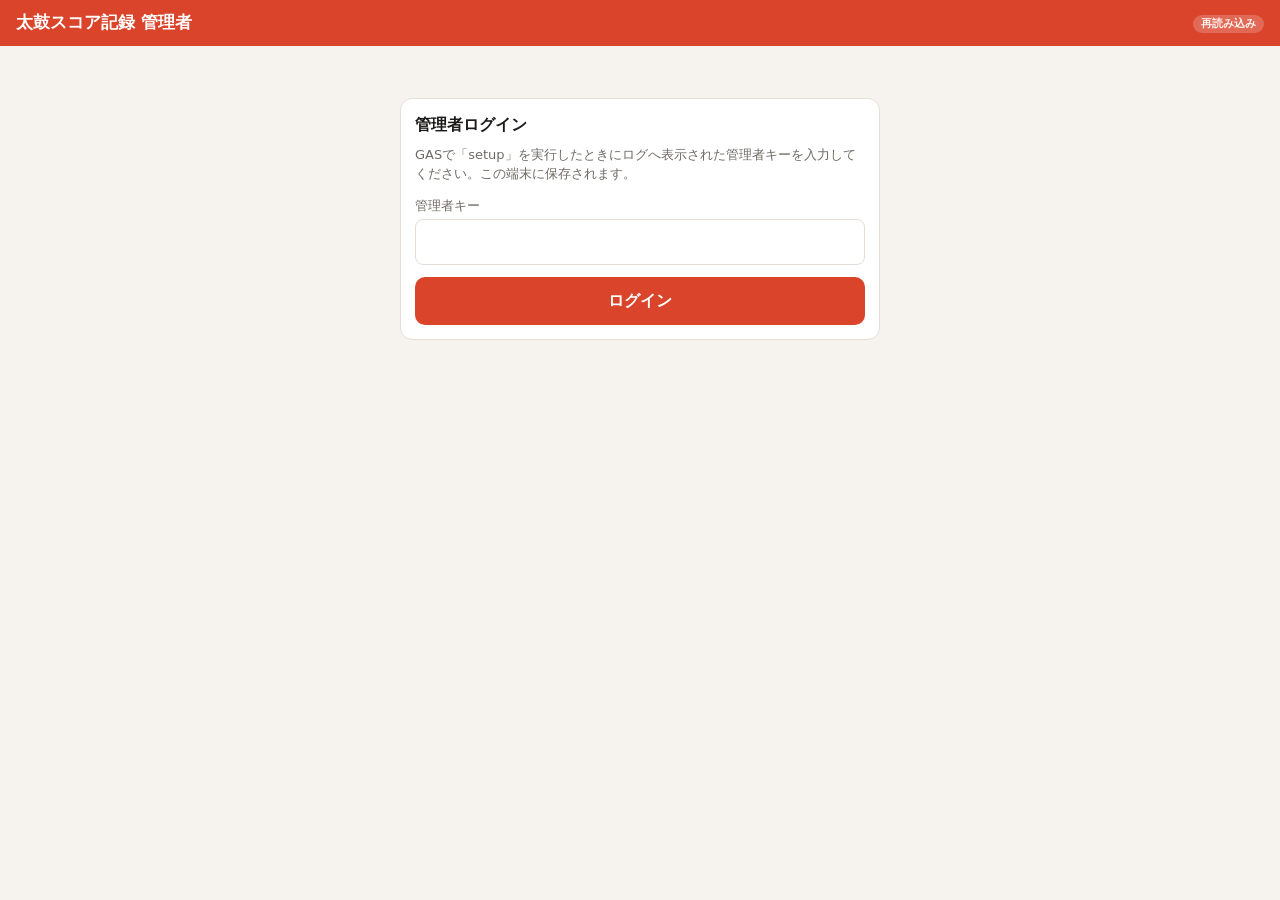
<file: admin.html>
<!doctype html>
<html lang="ja">
<head>
<meta charset="utf-8">
<meta name="viewport" content="width=device-width,initial-scale=1,viewport-fit=cover">
<meta name="robots" content="noindex">
<title>太鼓スコア記録 管理者</title>
<link rel="stylesheet" href="style.css">
<style>
  main{padding-bottom:40px}
  .evrow{display:flex;justify-content:space-between;gap:10px;align-items:center}
  .chip{display:inline-flex;align-items:center;gap:4px;font-size:13px;border:1.5px solid var(--cc,var(--line));border-radius:16px;padding:2px 4px 2px 10px;margin:3px 4px 0 0}
  .chip b{color:var(--cc)}
  .chip button{border:0;background:none;color:var(--muted);font-size:15px;cursor:pointer;padding:0 4px}
  .rk{font-weight:800;width:36px}
  .rk1{color:#d4a017}.rk2{color:#8f9aa6}.rk3{color:#b9733a}
  .cfg{border:1px solid var(--line);border-radius:10px;padding:10px 12px;margin-top:10px}
  .raw{display:block;font-size:11px;color:var(--muted);font-weight:400}
  .snapnote{background:var(--soft);border-radius:8px;padding:8px 10px;font-size:13px;margin-top:8px}
  .filters{display:grid;grid-template-columns:repeat(auto-fit,minmax(180px,1fr));gap:8px}
  .kv{display:grid;grid-template-columns:auto 1fr;gap:4px 14px;font-size:14px}
  .kv span:nth-child(odd){color:var(--muted)}
</style>
</head>
<body>
<header><h1>太鼓スコア記録 管理者</h1><div class="who"><div id="who"></div><span class="pill tap" id="reload">再読み込み</span></div></header>
<main class="wide"><div id="banners"></div><div id="view"></div></main>
<div class="toast" id="toast"></div>
<script src="config.js"></script>
<script src="common.js"></script>
<script src="dan.js"></script>
<script src="dan-admin.js"></script>
<script>
'use strict';
const KEY_LS = 'taikoAdminKey';
let adminKey = '';
try { adminKey = localStorage.getItem(KEY_LS) || ''; } catch (e) {}
let D = null; // { players, songs, records, events, results, photoFolderUrl, version }
const st = { tab: 'rank', rankMode: 'event', rankEvent: '', rankChart: '', detail: null, eventForm: null, evQ: '',
  songForm: null, songQ: '', songGenre: '', songSort: 'title',
  dataPlayer: '', dataQ: '', dataFlag: 'need', backups: null };
const photoCache = new Map();
const TABS = [['rank', '🏆 ランキング'], ['events', '📅 大会'], ['songs', '🎵 楽曲'], ['players', '👤 プレイヤー'], ['data', '🗂 スコアデータ'], ['dan', '🏯 段位道場データ'], ['manage', '⚙ 管理']];

const getSong = id => id && D ? (D.songs.find(s => s.id === id) || null) : null;
const groupMap = () => groupSongs(D.songs);
const pname = id => { const p = D.players.find(x => x.id === id); return p ? (p.name || p.id) : id; };
const recs = () => D.records.filter(r => !r.deleted);
const liveEvents = () => D.events.filter(e => !e.deleted).sort((a, b) => ts(b.start) - ts(a.start));
const newSongId = () => { let id; do { id = 's_' + rand(8).toLowerCase(); } while (D.songs.some(s => s.id === id)); return id; };
/** 要確認の印：写真添付後に編集／プレイ日時と受信時刻が72時間以上離れている／自動計算と不一致 */
const gapHours = r => (ts(r.firstReceivedAt || r.receivedAt) - ts(r.playedAt)) / HOUR_MS;
function flagsOf(r) {
  const f = [];
  if (r.editedAfterPhoto) f.push('<span class="badge b-warn">写真添付後に編集</span>');
  if (gapHours(r) >= GAP_HOURS) f.push(`<span class="badge b-warn">日時ずれ${Math.floor(gapHours(r) / 24)}日</span>`);
  if (r.mismatch) f.push('<span class="badge b-warn">計算不一致</span>');
  return f.join('');
}
const needsCheck = r => r.editedAfterPhoto || gapHours(r) >= GAP_HOURS;

/* ===================== 読み込み ===================== */
async function loadAll() {
  $('#who').textContent = '読み込み中…';
  try {
    D = await api('adminGetAll', { adminKey }, 60000);
    try { localStorage.setItem(KEY_LS, adminKey); } catch (e) {}
    if (!st.rankEvent) { const act = liveEvents().find(eventOpen) || liveEvents()[0]; st.rankEvent = act ? act.id : ''; }
    render();
  } catch (e) {
    if (e.code === 'admin') { adminKey = ''; try { localStorage.removeItem(KEY_LS); } catch (er) {} }
    D = null; render(); toast(e.message, 3000);
  }
}
function render() {
  $('#who').textContent = D ? `プレイヤー${D.players.length}人・記録${recs().length}件` : '';
  $('#banners').innerHTML = !API_URL ? `<div class="banner err">config.js にサーバーURLが設定されていません。</div>`
    : D && serverOutdated(D.version) ? `<div class="banner err">⚠ ${esc(OUTDATED_MSG)}<br>（サーバー：${esc(D.version || '2.0以前')}／必要：${REQUIRED_SERVER}）</div>` : '';
  if (!D) return viewLogin();
  refreshOniBoth(D.songs);
  // 同じ曲名・コースの譜面が2つ以上ある（記録が分かれる原因になる）
  const seen = new Map(), dups = [];
  D.songs.filter(x => !x.deleted).forEach(x => { const k = chartKey(x); if (seen.has(k)) dups.push(x); else seen.set(k, x); });
  if (dups.length) $('#banners').innerHTML += `<div class="banner err">⚠ 同じ曲名・コースの譜面が重複しています：${dups.map(x => esc(songName(x))).join('、')}。大会ではまとめて扱いますが、「楽曲」で片方を削除して整理してください（記録はそのまま数えられます）。</div>`;
  const need = recs().filter(needsCheck).length;
  $('#view').innerHTML = `<div class="tabs">${TABS.map(([k, l]) => `<button data-tab="${k}" class="${st.tab === k ? 'on' : ''}">${l}${k === 'data' && need ? ` <span class="badge" style="color:#fff;border-color:#fff">${need}</span>` : ''}</button>`).join('')}</div><div id="tabBody"></div>`;
  document.querySelectorAll('[data-tab]').forEach(b => b.onclick = () => { st.tab = b.dataset.tab; st.detail = null; render(); window.scrollTo(0, 0); });
  ({ rank: viewRank, events: viewEvents, songs: viewSongs, players: viewPlayers, data: viewData, dan: viewDanData, manage: viewManage })[st.tab]();
}
function viewLogin() {
  $('#view').innerHTML = `<div class="card" style="max-width:480px;margin:40px auto">
    <h2>管理者ログイン</h2>
    <div class="muted">GASで「setup」を実行したときにログへ表示された管理者キーを入力してください。この端末に保存されます。</div>
    <label>管理者キー</label><input id="ak" autocomplete="off" autocapitalize="off" spellcheck="false" value="${esc(adminKey)}">
    <button class="btn" id="login">ログイン</button></div>`;
  $('#login').onclick = () => { adminKey = $('#ak').value.trim(); if (adminKey) loadAll(); };
}

/* ===================== 共通操作：写真・却下 ===================== */
async function showPhoto(photoId, r) {
  const s = getSong(r.songId);
  const m = showModal(`<h2>${esc(pname(r.playerId))}：${esc(songName(s))}</h2>
    <div class="muted">登録スコア <b>${fmtN(r.score)}</b>（良${r.good}・可${r.ok}・不可${r.bad}・連打${r.roll}）・${fmtDate(r.playedAt)} プレイ</div>
    <div id="ph" class="muted" style="margin-top:10px">写真を読み込んでいます…</div>`, true);
  try {
    let src = photoCache.get(photoId);
    if (!src) { const res = await api('adminGetPhoto', { adminKey, photoId }, 60000); src = `data:${res.mime};base64,${res.data}`; photoCache.set(photoId, src); }
    m.querySelector('#ph').innerHTML = `<img src="${src}" alt="" style="width:100%;border-radius:8px">`;
  } catch (e) { m.querySelector('#ph').textContent = '写真を読み込めませんでした：' + e.message; }
}
/** 却下理由をテンプレートから選ぶ */
function askReject() {
  return new Promise(resolve => {
    const m = showModal(`<h2>記録を却下</h2><div class="muted">ランキングの対象外にします（記録は消えません）。プレイヤーには次に開いたときに理由が通知されます。</div>
      <div style="margin-top:8px">${REJECT_REASONS.map((t, i) => `<label class="chk"><input type="radio" name="rr" value="${esc(t)}"${i === 0 ? ' checked' : ''}> ${esc(t)}</label>`).join('')}
      <label class="chk"><input type="radio" name="rr" value="__other"> その他</label>
      <input id="rrOther" maxlength="100" placeholder="その他の理由（一言）" style="margin-top:6px"></div>
      <button class="btn danger" id="rrOk" style="background:var(--danger);color:#fff">却下する</button>`);
    m.querySelector('#rrOther').onfocus = () => { m.querySelector('input[value="__other"]').checked = true; };
    m.querySelector('#rrOk').onclick = () => {
      let v = m.querySelector('input[name=rr]:checked').value;
      if (v === '__other') v = 'その他：' + (m.querySelector('#rrOther').value.trim() || '（記入なし）');
      m.remove(); resolve(v);
    };
    m.querySelector('[data-close]').addEventListener('click', () => resolve(null));
  });
}
async function setStatus(rid, status) {
  let reason = null;
  if (status === 'rejected') { reason = await askReject(); if (!reason) return; }
  try {
    const res = await api('adminSetStatus', { adminKey, recordId: rid, status, reason });
    const i = D.records.findIndex(x => x.id === rid); if (i >= 0) D.records[i] = res.record;
    D.results.forEach(x => { if (x.recordId === rid) x.status = res.status; });
    toast(status === 'rejected' ? '却下しました' : '却下を取り消しました'); render();
  } catch (e) { toast(e.message, 3000); }
}
function bindRecActions(root) {
  (root || document).querySelectorAll('[data-photo]').forEach(b => b.onclick = () => {
    const r = D.records.find(x => x.id === b.dataset.rid) || D.results.find(x => x.recordId === b.dataset.rid);
    showPhoto(b.dataset.photo, r);
  });
  (root || document).querySelectorAll('[data-status]').forEach(b => b.onclick = () => setStatus(b.dataset.rid, b.dataset.status));
}

/* ===================== ランキング =====================
   「単位」＝順位をつける対象
    譜面単位：1譜面（大会の譜面モード／常設ランキング）
    曲単位　：1曲の基準コースまでの全譜面。コースハンデ・連打補正後の最高スコアで比べる
   確定済みの大会は、受付終了時点でコピーした結果（results）だけで順位をつける */
const inPeriod = (r, ev) => !ev || (ts(r.playedAt) >= ts(ev.start) && ts(r.playedAt) <= ts(ev.end));
const usable = r => !r.deleted && r.score != null && !!r.photoId && r.status !== 'rejected';
const isFinal = ev => !!(ev && ev.finalizedAt);
const snapRecs = (ev, withRemoved) => D.results.filter(x => x.eventId === ev.id && (withRemoved || !x.removed))
  .map(x => ({ ...x, id: x.recordId, deleted: false, mismatch: false, scoreSource: '' }));
function unitsFor(ev) {
  if (!ev) { const s = getSong(st.rankChart); return s ? [{ key: s.id, ids: new Set([s.id]), chart: s, cfg: null, allIds: new Set([s.id]) }] : []; }
  if (isMulti(ev)) return (ev.chartIds || []).map(getSong).filter(Boolean).map(s => { const ids = sameChartIds(s.id, D.songs); return { key: s.id, ids, chart: s, cfg: null, allIds: ids }; });
  return resolveEventSongs(ev, D.songs).map(x => ({ key: 'g:' + x.cfg.ids[0], ids: x.ids, group: x.group, cfg: x.cfg, above: x.above, allIds: x.allIds }));
}
function rankUnit(u, ev) {
  const best = new Map(), plays = new Map(), fin = isFinal(ev);
  let noPhoto = 0, rejected = 0, aboveN = 0;
  for (const r of fin ? snapRecs(ev) : recs()) {
    if (!u.allIds.has(r.songId) || (!fin && !inPeriod(r, ev))) continue;
    if (!u.ids.has(r.songId)) { aboveN++; continue; } // 基準コースより上：保存のみ
    plays.set(r.playerId, (plays.get(r.playerId) || 0) + 1);
    if (r.status === 'rejected') rejected++; else if (!r.photoId) noPhoto++;
    // 確定結果は締切時に確認済み、または管理者が追加したものなので写真の有無は問わない
    if (fin ? (r.score == null || r.status === 'rejected') : !usable(r)) continue;
    const chart = getSong(r.songId); if (!chart) continue;
    const adj = adjScore(r, chart.course, u.cfg);
    const cur = best.get(r.playerId);
    if (!cur || adj > cur.adj || (adj === cur.adj && ts(r.playedAt) < ts(cur.r.playedAt))) best.set(r.playerId, { r, adj, chart });
  }
  const rows = [...best.values()].sort((a, b) => b.adj - a.adj || ts(a.r.playedAt) - ts(b.r.playedAt));
  withRanks(rows, x => x.adj);
  return { rows, plays, noPhoto, rejected, aboveN };
}
/** 同点は同順位（1,1,3…） */
function withRanks(rows, val) { rows.forEach((r, i) => { r._rank = i > 0 && val(rows[i - 1]) === val(r) ? rows[i - 1]._rank : i + 1; }); return rows; }
function rankTotal(ev) {
  const units = unitsFor(ev), tot = new Map();
  units.forEach(u => rankUnit(u, ev).rows.forEach(x => {
    const t = tot.get(x.r.playerId) || { playerId: x.r.playerId, sum: 0, n: 0 };
    t.sum += x.adj; t.n++; tot.set(x.r.playerId, t);
  }));
  const rows = [...tot.values()].sort((a, b) => b.sum - a.sum || b.n - a.n);
  return { rows: withRanks(rows, r => r.sum + '/' + r.n), total: units.length };
}
const unitTitle = u => u.chart
  ? `<span class="cc-${u.chart.course}" style="color:var(--cc)">${esc(cshort(u.chart))}</span> ${esc(u.chart.title)}`
  : esc(u.group.title);
const unitSub = u => u.chart ? esc(lvLabel(u.chart))
  : `基準 ${esc(cname({ course: u.cfg.base, title: u.group.title }))} まで（${[...u.ids].map(getSong).map(c => esc(cshort(c))).join('・')}）・${u.cfg.hcOn ? 'ハンデあり' : 'ハンデなし'}`;
function viewRank() {
  const evs = liveEvents();
  const ev = st.rankMode === 'event' ? D.events.find(e => e.id === st.rankEvent && !e.deleted) : null;
  const chartsWithRecs = [...new Set(recs().filter(r => r.songId).map(r => r.songId))].map(getSong).filter(Boolean).sort(songSort);
  if (st.rankMode === 'all' && !st.rankChart && chartsWithRecs[0]) st.rankChart = chartsWithRecs[0].id;
  let body = '';
  if (st.rankMode === 'event') {
    if (!ev) body = `<div class="card muted">大会がありません。「大会」メニューで作成してください。</div>`;
    else {
      const total = rankTotal(ev), phase = eventState(ev);
      body = `<div class="card"><div class="evrow"><div><h2 style="margin:0">${esc(ev.name)} ${eventBadges(ev)}</h2>
        <div class="muted">${fmtDate(ev.start)} 〜 ${fmtDate(ev.end)}・${isMulti(ev) ? `課題${total.total}譜面` : `課題${total.total}曲（曲単位・補正後スコア）`}</div></div>
        <button class="btn small" data-img="total">総合の画像</button></div>
        ${isFinal(ev) ? `<div class="snapnote">🔒 <b>結果確定済み</b>（${fmtDate(ev.finalizedAt)}）。受付終了時点のランキング対象リザルト ${snapRecs(ev).length}件のコピーで順位をつけています。プレイヤーが記録を編集しても変わりません。修正は申告を受けて、下の表の「修正」「除外」で行ってください。</div>`
          : phase === '受付中' ? `<div class="snapnote">⏳ 大会期間は終了しました。${fmtDate(new Date(eventCloseAt(ev)))} にリザルト受付を締め切り、その時点の結果を確定します。</div>` : ''}
        ${total.total > 1 ? `<h3>総合（課題ごとのランキング対象ベストの合計）</h3>${totalTable(total)}` : ''}</div>` +
        unitsFor(ev).map(u => unitCard(u, ev)).join('');
    }
  } else {
    const us = unitsFor(null);
    body = us.length ? unitCard(us[0], null) : `<div class="card muted">まだ記録がありません。</div>`;
  }
  $('#tabBody').innerHTML = `
  <div class="card">
    <div class="seg" style="margin-top:0">
      <label><input type="radio" name="rm" value="event"${st.rankMode === 'event' ? ' checked' : ''}> 大会ランキング</label>
      <label><input type="radio" name="rm" value="all"${st.rankMode === 'all' ? ' checked' : ''}> 常設ランキング（全期間）</label>
    </div>
    ${st.rankMode === 'event'
      ? `<label>大会</label><select id="evSel">${evs.map(e => `<option value="${e.id}"${e.id === st.rankEvent ? ' selected' : ''}>${esc(e.name)}（${eventState(e)}）</option>`).join('')}</select>`
      : `<label>譜面（記録のある譜面）</label><select id="chSel">${chartsWithRecs.map(s => `<option value="${s.id}"${s.id === st.rankChart ? ' selected' : ''}>${esc(songName(s))} ${esc(lvLabel(s))}</option>`).join('')}</select>`}
    <div class="muted" style="margin-top:8px">ランキング対象＝写真付き・却下されていない記録（大会は期間内のプレイ日時のもの）。各プレイヤーの最高スコアで順位をつけ、同点は同順位です。曲単位の大会は補正後スコアで比べます。</div>
  </div>
  ${body}`;
  document.querySelectorAll('input[name=rm]').forEach(i => i.onchange = () => { st.rankMode = i.value; render(); });
  if ($('#evSel')) $('#evSel').onchange = e => { st.rankEvent = e.target.value; render(); };
  if ($('#chSel')) $('#chSel').onchange = e => { st.rankChart = e.target.value; render(); };
  document.querySelectorAll('[data-detail]').forEach(b => b.onclick = () => { st.detail = st.detail === b.dataset.detail ? null : b.dataset.detail; render(); });
  document.querySelectorAll('[data-img]').forEach(b => b.onclick = () => openImage(b.dataset.img, ev));
  document.querySelectorAll('[data-fix]').forEach(b => b.onclick = () => editResult(ev, b.dataset.fix));
  document.querySelectorAll('[data-excl]').forEach(b => b.onclick = () => saveResult(ev, b.dataset.excl, { removed: b.dataset.v === '1' }));
  document.querySelectorAll('[data-addres]').forEach(b => b.onclick = () => addResult(ev, b.dataset.addres));
  bindRecActions();
}
function totalTable(t) {
  if (!t.rows.length) return '<div class="muted">まだ対象記録がありません。</div>';
  return `<div class="tblwrap"><table class="rank"><tr><th>順位</th><th>プレイヤー</th><th class="n">合計</th><th class="n">提出</th></tr>` +
    t.rows.map(r => `<tr><td class="rk rk${r._rank}">${r._rank}</td><td>${esc(pname(r.playerId))} <span class="muted">@${esc(r.playerId)}</span></td>
      <td class="n"><b>${fmtN(r.sum)}</b></td><td class="n">${r.n}/${t.total}</td></tr>`).join('') + `</table></div>`;
}
const scoreCell = (x, showRaw) => `<b>${fmtN(x.adj)}</b>${showRaw && x.adj !== x.r.score ? `<span class="raw">素点 ${fmtN(x.r.score)}</span>` : ''}` +
  (x.r.mismatch ? '<span class="badge b-warn">計算不一致</span>' : '') + (x.r.scoreSource === 'manual' ? '<span class="badge b-ka">手入力</span>' : '') +
  (x.r.editedAt ? `<span class="badge b-ka" title="${esc(x.r.note || '')}">管理者修正</span>` : '');
function rowActions(r, ev) {
  const fin = isFinal(ev);
  return `<div class="row" style="flex-wrap:nowrap">
    <button class="btn sub small" data-photo="${esc(r.photoId)}" data-rid="${esc(r.id)}">写真</button>
    ${fin ? `<button class="btn sub small" data-fix="${esc(r.id)}">修正</button><button class="btn sub small danger" data-excl="${esc(r.id)}" data-v="1">除外</button>` : ''}
    <button class="btn sub small danger" data-status="rejected" data-rid="${esc(r.id)}">却下</button></div>`;
}
function unitCard(u, ev) {
  const res = rankUnit(u, ev), song = !u.chart;
  return `<div class="card">
    <div class="evrow"><div><h2 style="margin:0">${unitTitle(u)}</h2>
      <div class="muted">${unitSub(u)}・対象${res.rows.length}人・写真なし${res.noPhoto}件・却下${res.rejected}件${res.aboveN ? `・対象外コース${res.aboveN}件` : ''}</div></div>
      <div class="row" style="flex-wrap:nowrap"><button class="btn sub small" data-detail="${esc(u.key)}">${st.detail === u.key ? '全記録を閉じる' : '全記録'}</button><button class="btn small" data-img="${esc(u.key)}">画像</button></div></div>
    ${res.rows.length ? `<div class="tblwrap"><table class="rank"><tr><th>順位</th><th>プレイヤー</th>${song ? '<th>コース</th>' : ''}<th class="n">${song ? '補正後' : 'スコア'}</th><th class="n">良/可/不可/連打</th><th>プレイ日時</th><th class="n">回数</th><th></th></tr>` +
      res.rows.map(x => `<tr><td class="rk rk${x._rank}">${x._rank}</td><td>${esc(pname(x.r.playerId))} <span class="muted">@${esc(x.r.playerId)}</span></td>
        ${song ? `<td class="cc-${x.chart.course}"><b style="color:var(--cc)">${esc(cshort(x.chart))}</b></td>` : ''}
        <td class="n">${scoreCell(x, song)}</td>
        <td class="n"><span class="j-good">${x.r.good}</span>/<span class="j-ok">${x.r.ok}</span>/<span class="j-bad">${x.r.bad}</span>/<span class="j-roll">${x.r.roll}</span></td>
        <td class="muted">${fmtDate(x.r.playedAt)}</td><td class="n">${res.plays.get(x.r.playerId) || 0}</td>
        <td>${rowActions(x.r, ev)}</td></tr>`).join('') +
      `</table></div>` : '<div class="muted">まだランキング対象の記録がありません。</div>'}
    ${st.detail === u.key ? detailTable(u, ev) : ''}
  </div>`;
}
/** 全記録。確定前：期間内の全記録（写真なし・却下・対象外コースも）／確定後：確定結果（除外分も）＋結果に入っていない期間内の記録 */
function detailTable(u, ev) {
  const song = !u.chart, fin = isFinal(ev);
  const head = `<tr><th>プレイヤー</th>${song ? '<th>コース</th>' : ''}<th class="n">スコア</th><th class="n">良/可/不可/連打</th><th>プレイ日時</th><th>状態</th><th></th></tr>`;
  const cells = (r, stateHtml, act) => {
    const c = getSong(r.songId), inUnit = u.ids.has(r.songId), adj = inUnit && c ? adjScore(r, c.course, u.cfg) : null;
    return `<tr class="${r.status === 'rejected' || r.removed ? 'rej' : ''}"><td>${esc(pname(r.playerId))}</td>
      ${song ? `<td class="cc-${c ? c.course : ''}"><b style="color:var(--cc)">${c ? esc(cshort(c)) : '?'}</b></td>` : ''}
      <td class="n">${fmtN(song && inUnit ? adj : r.score)}${song && inUnit && adj !== r.score ? `<span class="raw">素点 ${fmtN(r.score)}</span>` : ''}</td>
      <td class="n">${r.good}/${r.ok}/${r.bad}/${r.roll}</td><td class="muted">${fmtDate(r.playedAt)}</td><td>${stateHtml}</td><td><div class="row" style="flex-wrap:nowrap">${act}</div></td></tr>`;
  };
  const photoBtn = r => r.photoId ? `<button class="btn sub small" data-photo="${esc(r.photoId)}" data-rid="${esc(r.id)}">写真</button>` : '';
  const stBtn = r => r.status === 'rejected' ? `<button class="btn sub small" data-status="ok" data-rid="${esc(r.id)}">却下を取消</button>` : `<button class="btn sub small danger" data-status="rejected" data-rid="${esc(r.id)}">却下</button>`;
  if (!fin) {
    const list = recs().filter(r => u.allIds.has(r.songId) && inPeriod(r, ev)).sort((a, b) => (b.score || 0) - (a.score || 0));
    return `<h3>全記録（${list.length}件）</h3><div class="tblwrap"><table class="rank">${head}` + list.map(r => cells(r,
      (!u.ids.has(r.songId) ? '<span class="badge b-mute">対象外コース</span>' : r.status === 'rejected' ? `<span class="badge b-ng">却下</span><span class="raw">${esc(r.rejectReason)}</span>` : r.photoId ? '<span class="badge b-ok">写真あり</span>' : '<span class="badge b-mute">写真なし</span>') + flagsOf(r),
      photoBtn(r) + stBtn(r))).join('') + `</table></div>`;
  }
  const snap = snapRecs(ev, true).filter(r => u.allIds.has(r.songId)).sort((a, b) => (b.score || 0) - (a.score || 0));
  const inSnap = new Set(snap.map(r => r.id));
  const outside = recs().filter(r => u.allIds.has(r.songId) && inPeriod(r, ev) && !inSnap.has(r.id));
  return `<h3>確定結果（${snap.length}件）</h3><div class="tblwrap"><table class="rank">${head}` + snap.map(r => cells(r,
      (r.removed ? '<span class="badge b-mute">除外</span>' : r.status === 'rejected' ? '<span class="badge b-ng">却下</span>' : '<span class="badge b-ok">対象</span>') +
      (r.editedAt ? `<span class="badge b-ka">修正 ${fmtDay(r.editedAt)}</span>` : '') + (r.note ? `<span class="raw">${esc(r.note)}</span>` : ''),
      photoBtn(r) + `<button class="btn sub small" data-fix="${esc(r.id)}">修正</button>` +
      (r.removed ? `<button class="btn sub small" data-excl="${esc(r.id)}" data-v="0">除外を戻す</button>` : `<button class="btn sub small danger" data-excl="${esc(r.id)}" data-v="1">除外</button>`) + stBtn(r))).join('') + `</table></div>
    ${outside.length ? `<h3>確定結果に入っていない期間内の記録（${outside.length}件）</h3>
      <div class="muted">写真なし・却下・受付締切後の登録など。申告を受けて結果に加える場合は「結果に追加」を押してください。</div>
      <div class="tblwrap"><table class="rank">${head}` + outside.map(r => cells(r,
        (r.photoId ? '<span class="badge b-mute">写真あり</span>' : '<span class="badge b-mute">写真なし</span>') + (r.status === 'rejected' ? '<span class="badge b-ng">却下</span>' : '') +
        (ts(r.firstReceivedAt || r.receivedAt) > eventCloseAt(ev) ? '<span class="badge b-warn">締切後に登録</span>' : '') + flagsOf(r),
        photoBtn(r) + `<button class="btn sub small" data-addres="${esc(r.id)}">結果に追加</button>`)).join('') + `</table></div>` : ''}`;
}
/* ----- 確定結果の修正 ----- */
function editResult(ev, rid) {
  const x = D.results.find(y => y.eventId === ev.id && y.recordId === rid); if (!x) return;
  const c = getSong(x.songId);
  const m = showModal(`<h2>確定結果を修正</h2>
    <div class="muted">${esc(pname(x.playerId))}：${esc(songName(c))}・${fmtDate(x.playedAt)} プレイ<br>プレイヤーの記録自体は変わりません（大会結果だけを修正します）。</div>
    <div class="grid2 judge">
      <div><label class="j-good">良</label><input id="eg" type="number" min="0" value="${x.good}"></div>
      <div><label class="j-ok">可</label><input id="eo" type="number" min="0" value="${x.ok}"></div>
      <div><label class="j-bad">不可</label><input id="eb" type="number" min="0" value="${x.bad}"></div>
      <div><label class="j-roll">連打</label><input id="er" type="number" min="0" value="${x.roll}"></div></div>
    <label>スコア</label><div class="row" style="flex-wrap:nowrap"><input id="es" type="number" min="0" value="${x.score ?? ''}">
      ${c && c.shoko ? '<button class="btn sub small" id="eCalc">自動計算</button>' : ''}</div>
    <label>修正メモ（任意）</label><input id="en" maxlength="200" value="${esc(x.note || '')}" placeholder="例：申告によりスコアを修正">
    <button class="btn" id="eSave">保存</button>`);
  const v = id => n0(m.querySelector(id).value);
  if (m.querySelector('#eCalc')) m.querySelector('#eCalc').onclick = () => { m.querySelector('#es').value = calcScore(c.shoko, v('#eg'), v('#eo'), v('#er')); };
  m.querySelector('#eSave').onclick = async () => {
    await saveResult(ev, rid, { good: v('#eg'), ok: v('#eo'), bad: v('#eb'), roll: v('#er'), score: nn(m.querySelector('#es').value), note: m.querySelector('#en').value.trim() });
    m.remove();
  };
}
async function saveResult(ev, rid, fields) {
  try {
    const res = await api('adminEditResult', Object.assign({ adminKey, eventId: ev.id, recordId: rid }, fields));
    const i = D.results.findIndex(y => y.id === res.result.id); if (i >= 0) D.results[i] = res.result;
    toast(fields.removed === true ? '除外しました' : fields.removed === false ? '除外を戻しました' : '修正しました'); render();
  } catch (e) { toast(e.message, 3000); }
}
async function addResult(ev, rid) {
  if (!confirm('この記録を確定結果に追加しますか？')) return;
  try {
    const res = await api('adminAddResult', { adminKey, eventId: ev.id, recordId: rid });
    const i = D.results.findIndex(y => y.id === res.result.id); if (i >= 0) D.results[i] = res.result; else D.results.push(res.result);
    toast('確定結果に追加しました'); render();
  } catch (e) { toast(e.message, 3000); }
}

/* ----- ランキング画像（1920×1080 PNG） ----- */
const FONT = '"Hiragino Sans","Hiragino Kaku Gothic ProN","Noto Sans JP","Yu Gothic",Meiryo,sans-serif';
function fitText(ctx, text, maxW) {
  if (ctx.measureText(text).width <= maxW) return text;
  let t = text; while (t.length > 1 && ctx.measureText(t + '…').width > maxW) t = t.slice(0, -1);
  return t + '…';
}
function roundRect(ctx, x, y, w, h, r) { ctx.beginPath(); ctx.moveTo(x + r, y); ctx.arcTo(x + w, y, x + w, y + h, r); ctx.arcTo(x + w, y + h, x, y + h, r); ctx.arcTo(x, y + h, x, y, r); ctx.arcTo(x, y, x + w, y, r); ctx.closePath(); }
function drawRanking(o) {
  const W = 1920, H = 1080, c = document.createElement('canvas'); c.width = W; c.height = H;
  const x = c.getContext('2d');
  const g = x.createLinearGradient(0, 0, W, H); g.addColorStop(0, '#1c120e'); g.addColorStop(1, '#3a1b12');
  x.fillStyle = g; x.fillRect(0, 0, W, H);
  x.fillStyle = '#d9442b'; x.fillRect(0, 0, W, 14);
  for (let i = 0; i < 6; i++) { x.beginPath(); x.arc(W - 160, 150, 120 + i * 70, 0, Math.PI * 2); x.lineWidth = 2; x.strokeStyle = 'rgba(255,255,255,.05)'; x.stroke(); }
  x.textBaseline = 'alphabetic';
  x.fillStyle = '#fff'; x.font = `800 60px ${FONT}`; x.fillText(fitText(x, o.title, 1500), 80, 108);
  const sy = 176;
  if (o.chart || o.song) {
    let left = 80;
    if (o.chart) {
      const s = o.chart;
      x.font = `800 34px ${FONT}`;
      const cl = cshort(s), cw = x.measureText(cl).width + 40;
      x.fillStyle = COURSE_COLOR[s.course]; roundRect(x, 80, sy - 40, cw, 52, 26); x.fill();
      x.fillStyle = '#fff'; x.fillText(cl, 100, sy - 2);
      left = 80 + cw + 24;
    }
    x.font = `700 42px ${FONT}`; x.fillStyle = '#fff';
    const name = o.chart ? o.chart.title : o.song.title;
    const tl = fitText(x, name, 1150), tw = x.measureText(tl).width;
    x.fillText(tl, left, sy);
    x.font = `600 30px ${FONT}`; x.fillStyle = '#f2c94c';
    x.fillText(fitText(x, o.chart ? lvLabel(o.chart) : o.song.sub, W - 120 - left - tw - 28), left + tw + 28, sy);
  } else if (o.subtitle) { x.font = `600 36px ${FONT}`; x.fillStyle = '#e8dcd3'; x.fillText(fitText(x, o.subtitle, 1700), 80, sy); }
  const rows = o.rows.slice(0, 10), top = 230, rh = 78;
  if (!rows.length) { x.font = `600 40px ${FONT}`; x.fillStyle = '#bba'; x.fillText('ランキング対象の記録はまだありません', 80, 400); }
  rows.forEach((r, i) => {
    const y = top + i * rh, base = y + 50;
    x.fillStyle = i % 2 ? 'rgba(255,255,255,.035)' : 'rgba(255,255,255,.075)'; roundRect(x, 60, y, W - 120, rh - 10, 14); x.fill();
    x.font = `800 46px ${FONT}`; x.fillStyle = r.rank === 1 ? '#f5c542' : r.rank === 2 ? '#d5dde5' : r.rank === 3 ? '#d99058' : '#fff';
    x.textAlign = 'right'; x.fillText(String(r.rank), 150, base); x.textAlign = 'left';
    x.font = `700 40px ${FONT}`; x.fillStyle = '#fff'; x.fillText(fitText(x, r.name, 760), 190, base);
    if (r.course) {
      x.font = `800 26px ${FONT}`;
      const cw = x.measureText(r.course.label).width + 28;
      x.fillStyle = COURSE_COLOR[r.course.c]; roundRect(x, 980, y + 18, cw, 38, 19); x.fill();
      x.fillStyle = '#fff'; x.fillText(r.course.label, 994, y + 46);
    }
    x.textAlign = 'right';
    x.font = `500 26px ${FONT}`; x.fillStyle = '#cbbfb6'; x.fillText(r.detail || '', 1470, base - 2);
    x.font = `800 48px ${FONT}`; x.fillStyle = '#fff'; x.fillText(r.score, W - 90, base + 2);
    x.textAlign = 'left';
  });
  x.font = `500 22px ${FONT}`; x.fillStyle = 'rgba(255,255,255,.5)'; x.textAlign = 'right';
  x.fillText(o.footer || ('太鼓スコア記録・' + fmtDate(new Date())), W - 70, H - 26); x.textAlign = 'left';
  if (o.rows.length > 10) x.fillText(`ほか${o.rows.length - 10}人`, 80, H - 26);
  return c;
}
function openImage(key, ev) {
  let opt, fname;
  const evTitle = ev ? ev.name : '常設ランキング';
  const period = ev ? `${fmtDate(ev.start)} 〜 ${fmtDate(ev.end)}` : '全期間';
  const tag = isFinal(ev) ? '・結果確定' : '';
  const safe = s => s.replace(/[\\/:*?"<>|\s]/g, '_').slice(0, 30);
  if (key === 'total') {
    const t = rankTotal(ev);
    opt = { title: `${evTitle}　総合結果`, subtitle: `${period}・課題${t.total}${isMulti(ev) ? '譜面' : '曲'}の合計${isMulti(ev) ? '' : '（補正後）'}スコア${tag}`,
      rows: t.rows.map(r => ({ rank: r._rank, name: pname(r.playerId), score: fmtN(r.sum), detail: `提出 ${r.n}/${t.total}` })) };
    fname = `ranking_${ymd(new Date())}_total.png`;
  } else {
    const u = unitsFor(ev).find(x => x.key === key); if (!u) return;
    const res = rankUnit(u, ev);
    if (u.chart) {
      opt = { title: evTitle, chart: u.chart, footer: `${period}${tag}・太鼓スコア記録`,
        rows: res.rows.map(x => ({ rank: x._rank, name: pname(x.r.playerId), score: fmtN(x.adj), detail: `良${x.r.good} 可${x.r.ok} 不可${x.r.bad}` })) };
      fname = `ranking_${ymd(new Date())}_${safe(u.chart.title)}_${u.chart.course}.png`;
    } else {
      opt = { title: evTitle, footer: `${period}${tag}・補正後スコアで順位づけ・太鼓スコア記録`,
        song: { title: u.group.title, sub: `基準 ${cname({ course: u.cfg.base, title: u.group.title })} まで${u.cfg.hcOn ? '・ハンデあり' : ''}` },
        rows: res.rows.map(x => ({ rank: x._rank, name: pname(x.r.playerId), score: fmtN(x.adj), course: { c: x.chart.course, label: cshort(x.chart) },
          detail: x.adj !== x.r.score ? `素点 ${fmtN(x.r.score)}` : `良${x.r.good} 可${x.r.ok} 不可${x.r.bad}` })) };
      fname = `ranking_${ymd(new Date())}_${safe(u.group.title)}.png`;
    }
  }
  const c = drawRanking(opt);
  c.className = 'preview';
  const m = showModal(`<h2>ランキング画像（1920×1080）</h2><div id="cv"></div><button class="btn" id="dl">PNGを保存</button>`, true);
  m.querySelector('#cv').appendChild(c);
  m.querySelector('#dl').onclick = () => c.toBlob(b => download(fname, b, 'image/png'), 'image/png');
}

/* ===================== 大会 =====================
   eventForm：{ id, name, start, end, note, multi, chartIds:Set, songs:[{ title, base, hcOn, hc:{}, roll:{} }] } */
function eventSummary(e) {
  if (isMulti(e)) return (e.chartIds || []).map(getSong).filter(Boolean).map(s => `<span class="chip cc-${s.course}">${esc(s.title)} <b>${esc(cshort(s))}</b>&nbsp;</span>`).join('');
  return resolveEventSongs(e, D.songs).map(x => `<span class="chip cc-${x.cfg.base}">${esc(x.group.title)} <b>〜${esc(cshort({ course: x.cfg.base, title: x.group.title }))}</b>${x.cfg.hcOn ? '<span class="muted">ハンデ</span>' : ''}&nbsp;</span>`).join('');
}
function viewEvents() {
  const f = st.eventForm, evs = liveEvents();
  $('#tabBody').innerHTML = (f ? eventFormHtml(f) : `<button class="btn" id="evNew" style="margin:0 0 12px">＋ 大会を追加</button>`) + `
  <div class="card"><h2>大会一覧</h2>
    <div class="muted" style="margin-bottom:8px">大会終了から${CLOSE_HOURS}時間はリザルト受付期間です（期間内にプレイした記録の登録・写真追加のみ）。締切時点のランキング対象リザルトをコピーして結果を確定します。</div>
    ${evs.length ? `<div class="list">${evs.map(e => `<div class="item"><div class="evrow"><div>
      <strong>${esc(e.name)}</strong> ${eventBadges(e)}
      <div class="muted">${fmtDate(e.start)} 〜 ${fmtDate(e.end)}・${isMulti(e) ? `課題${(e.chartIds || []).length}譜面` : `曲単位・課題${(e.songCfg || []).length}曲`}${e.finalizedAt ? `・確定 ${fmtDate(e.finalizedAt)}` : ''}</div>
      <div>${eventSummary(e)}</div></div>
      <div class="row" style="flex-wrap:nowrap"><button class="btn sub small" data-evrank="${e.id}">ランキング</button><button class="btn sub small" data-evedit="${e.id}">編集</button></div></div></div>`).join('')}</div>`
      : '<div class="muted">まだ大会はありません。</div>'}
  </div>`;
  if (f) bindEventForm(f);
  else $('#evNew').onclick = () => {
    const s = new Date(); s.setSeconds(0, 0);
    const e = new Date(s.getTime() + 14 * DAY_MS); e.setHours(23, 59, 0, 0);
    st.eventForm = { id: '', newId: 'e_' + rand(10), name: '', start: toLocalInput(s), end: toLocalInput(e), note: '', multi: true, chartIds: new Set(), songs: [] }; render();
  };
  document.querySelectorAll('[data-evedit]').forEach(b => b.onclick = () => {
    const e = D.events.find(x => x.id === b.dataset.evedit);
    st.eventForm = { id: e.id, name: e.name, start: toLocalInput(new Date(e.start)), end: toLocalInput(new Date(e.end)), note: e.note || '',
      multi: isMulti(e), chartIds: new Set(e.chartIds || []), finalized: !!e.finalizedAt,
      songs: resolveEventSongs(e, D.songs).map(x => ({ title: x.group.title, base: x.cfg.base, hcOn: !!x.cfg.hcOn, hc: { ...x.cfg.hc }, roll: { ...x.cfg.roll } })) };
    render(); window.scrollTo(0, 0);
  });
  document.querySelectorAll('[data-evrank]').forEach(b => b.onclick = () => { st.tab = 'rank'; st.rankMode = 'event'; st.rankEvent = b.dataset.evrank; render(); });
}
function eventFormHtml(f) {
  return `<div class="card"><h2>${f.id ? '大会を編集' : '大会を追加'}</h2>
    ${f.finalized ? '<div class="snapnote">🔒 この大会は結果確定済みです。課題や設定を変えると、確定結果の表示も変わります（確定結果のコピー自体は残ります）。終了日時を延長して受付期間に戻すと、次の締切で改めて確定します。</div>' : ''}
    <label>大会名</label><input id="evName" value="${esc(f.name)}" maxlength="60" autocomplete="off">
    <div class="grid2"><div><label>開始</label><input id="evStart" type="datetime-local" value="${f.start}"></div>
      <div><label>終了</label><input id="evEnd" type="datetime-local" value="${f.end}"></div></div>
    <div class="muted">リザルト受付の締切は、終了の${CLOSE_HOURS}時間後です。</div>
    <label>説明（任意・プレイヤー画面に表示）</label><input id="evNote" value="${esc(f.note)}" maxlength="200" autocomplete="off">
    <label class="chk"><input type="checkbox" id="evMulti"${f.multi ? ' checked' : ''}> 同一曲の複数コースを対象にする</label>
    <div class="muted">ON：選んだ譜面ごとに順位をつけます。OFF：曲を選び、基準コースまでのどのコースでも提出でき、ハンデ補正後の最高スコアをその曲の記録にします。</div>
    <h3 id="evCount"></h3>
    <div id="evChips"></div>
    <label>${f.multi ? '楽曲を検索して難易度ボタンで追加／解除' : '楽曲を検索して追加／解除'}</label>
    <input id="evQ" type="search" placeholder="曲名・ジャンル・作曲者" value="${esc(st.evQ)}" autocomplete="off">
    <div id="evList" class="list" style="margin-top:10px;max-height:460px;overflow:auto"></div>
    <button class="btn" id="evSave">保存</button>
    ${f.id ? '<button class="btn sub danger" id="evDel">この大会を削除</button>' : ''}
    <button class="btn sub" id="evCancel">キャンセル</button></div>`;
}
/** 曲単位の設定カード（基準コース・ハンデ有無・コース別ハンデと連打単価） */
function songCfgHtml(it, i) {
  const g = groupMap().get(it.title);
  if (!g) return `<div class="cfg"><div class="evrow"><strong>${esc(it.title)}</strong><button class="btn sub small" data-rmsong="${i}">外す</button></div><div class="muted">この曲は楽曲リストにありません。</div></div>`;
  const has = COURSE_ORDER.filter(c => g.charts.some(x => x.course === c));
  const bi = courseIdx(it.base);
  const inc = has.filter(c => courseIdx(c) <= bi), exc = has.filter(c => courseIdx(c) > bi);
  const lbl = c => esc(cname({ course: c, title: it.title }));
  return `<div class="cfg"><div class="evrow"><strong>${esc(it.title)}</strong><button class="btn sub small" data-rmsong="${i}">外す</button></div>
    <div class="grid2">
      <div><label>基準コース（提出できる最難コース）</label><select data-base="${i}">${has.map(c => `<option value="${c}"${c === it.base ? ' selected' : ''}>${lbl(c)}</option>`).join('')}</select></div>
      <div><label>ハンデ</label><select data-hcon="${i}"><option value="1"${it.hcOn ? ' selected' : ''}>あり（コース別に設定）</option><option value="0"${it.hcOn ? '' : ' selected'}>なし（全コース0点・連打100点）</option></select></div>
    </div>
    ${it.hcOn ? `<table class="cfgtbl"><tr><th>コース</th><th>ハンデ（点）</th><th>連打1打（点）</th></tr>
      ${inc.map(c => `<tr class="cc-${c}"><td><b style="color:var(--cc)">${lbl(c)}</b></td>
        <td><input type="number" step="1000" data-hc="${i}" data-c="${c}" value="${it.hc[c] ?? defaultHc(it.base, c)}"></td>
        <td><input type="number" step="1" min="0" data-roll="${i}" data-c="${c}" value="${it.roll[c] ?? defaultRoll(it.base, c)}"></td></tr>`).join('')}</table>
      <button class="btn sub small" data-reset="${i}" style="margin-top:8px">初期値に戻す</button>` : ''}
    <div class="muted" style="margin-top:6px">${exc.length ? `${exc.map(lbl).join('・')}は対象外（記録の保存のみ）。` : ''}補正後＝素点−100×連打＋連打1打×連打＋ハンデ</div></div>`;
}
function bindEventForm(f) {
  const keep = () => { f.name = $('#evName').value; f.start = $('#evStart').value; f.end = $('#evEnd').value; f.note = $('#evNote').value; };
  const chips = () => {
    $('#evCount').textContent = f.multi ? `課題譜面（${f.chartIds.size}譜面）` : `課題楽曲（${f.songs.length}曲）`;
    if (f.multi) {
      $('#evChips').innerHTML = [...f.chartIds].map(getSong).filter(Boolean).map(s =>
        `<span class="chip cc-${s.course}">${esc(s.title)} <b>${esc(cshort(s))}</b><button data-rm="${s.id}" title="外す">×</button></span>`).join('') || '<div class="muted">まだ選ばれていません。</div>';
      document.querySelectorAll('[data-rm]').forEach(b => b.onclick = () => { f.chartIds.delete(b.dataset.rm); chips(); list(); });
      return;
    }
    $('#evChips').innerHTML = f.songs.map(songCfgHtml).join('') || '<div class="muted">まだ選ばれていません。</div>';
    document.querySelectorAll('[data-rmsong]').forEach(b => b.onclick = () => { f.songs.splice(Number(b.dataset.rmsong), 1); chips(); list(); });
    document.querySelectorAll('[data-base]').forEach(s => s.onchange = () => { const it = f.songs[s.dataset.base]; it.base = s.value; it.hc = {}; it.roll = {}; chips(); });
    document.querySelectorAll('[data-hcon]').forEach(s => s.onchange = () => { f.songs[s.dataset.hcon].hcOn = s.value === '1'; chips(); });
    document.querySelectorAll('[data-reset]').forEach(b => b.onclick = () => { const it = f.songs[b.dataset.reset]; it.hc = {}; it.roll = {}; chips(); });
    document.querySelectorAll('[data-hc]').forEach(inp => inp.oninput = () => { const v = Math.round(Number(inp.value)); f.songs[inp.dataset.hc].hc[inp.dataset.c] = isFinite(v) ? v : 0; });
    document.querySelectorAll('[data-roll]').forEach(inp => inp.oninput = () => { const v = Math.round(Number(inp.value)); f.songs[inp.dataset.roll].roll[inp.dataset.c] = isFinite(v) && v >= 0 ? v : 0; });
  };
  const list = () => {
    const gs = filterSortGroups(groupMap(), st.evQ, '', 'title').slice(0, 40);
    if (f.multi) {
      $('#evList').innerHTML = gs.map(g => `<div class="item"><strong>${esc(g.title)}</strong> ${genreTag(g.genre)}${courseButtons(g, f.chartIds, 'pick')}</div>`).join('') || '<div class="muted">該当する楽曲がありません。</div>';
      document.querySelectorAll('#evList .cbtn[data-id]').forEach(b => b.onclick = () => { const id = b.dataset.id; if (f.chartIds.has(id)) f.chartIds.delete(id); else f.chartIds.add(id); chips(); list(); });
      return;
    }
    $('#evList').innerHTML = gs.map(g => {
      const on = f.songs.some(x => x.title === g.title);
      return `<div class="item"><div class="evrow"><div style="min-width:0"><strong>${esc(g.title)}</strong> ${genreTag(g.genre)} ${dots(g)}</div>
        <button class="btn ${on ? 'sub ' : ''}small" data-tg="${esc(g.title)}">${on ? '外す' : '追加'}</button></div></div>`;
    }).join('') || '<div class="muted">該当する楽曲がありません。</div>';
    document.querySelectorAll('#evList [data-tg]').forEach(b => b.onclick = () => {
      const t = b.dataset.tg, i = f.songs.findIndex(x => x.title === t);
      if (i >= 0) f.songs.splice(i, 1);
      else { const g = groupMap().get(t); f.songs.push({ title: t, base: hardestCourse(g), hcOn: true, hc: {}, roll: {} }); }
      chips(); list();
    });
  };
  chips(); list();
  $('#evMulti').onchange = e => { keep(); f.multi = e.target.checked; render(); };
  $('#evQ').oninput = e => { st.evQ = e.target.value; list(); };
  $('#evCancel').onclick = () => { st.eventForm = null; render(); };
  $('#evSave').onclick = async () => {
    keep();
    if (!f.name.trim()) { alert('大会名を入力してください。'); return; }
    const s = new Date(f.start), e = new Date(f.end);
    if (isNaN(s) || isNaN(e) || e <= s) { alert('期間を正しく入力してください（終了は開始より後）。'); return; }
    const gm = groupMap();
    const songCfg = f.songs.map(it => {
      const g = gm.get(it.title); if (!g) return null;
      const hc = {}, roll = {};
      g.charts.forEach(c => { if (courseIdx(c.course) > courseIdx(it.base)) return;
        hc[c.course] = it.hc[c.course] ?? defaultHc(it.base, c.course); roll[c.course] = it.roll[c.course] ?? defaultRoll(it.base, c.course); });
      return { ids: g.charts.map(c => c.id), base: it.base, hcOn: it.hcOn, hc, roll };
    }).filter(Boolean);
    if (f.multi ? !f.chartIds.size : !songCfg.length) { alert(f.multi ? '課題譜面を1つ以上選んでください。' : '課題楽曲を1曲以上選んでください。'); return; }
    await saveEvent({ id: f.id || f.newId, name: f.name.trim(), start: isoLocal(s), end: isoLocal(e), note: f.note.trim(),
      multiCourse: f.multi, chartIds: [...f.chartIds], songCfg });
  };
  if ($('#evDel')) $('#evDel').onclick = async () => {
    if (!confirm('この大会を削除しますか？（記録は消えません）')) return;
    const ev = D.events.find(x => x.id === f.id);
    await saveEvent({ ...ev, deleted: true });
  };
}
async function saveEvent(ev) {
  try {
    const res = await api('adminSaveEvent', { adminKey, event: ev });
    if (ev.multiCourse === false && res.event.multiCourse !== false) { alert('曲単位の設定がサーバーに保存されませんでした。\n\n' + OUTDATED_MSG); return; }
    const i = D.events.findIndex(x => x.id === res.event.id);
    if (i >= 0) D.events[i] = res.event; else D.events.push(res.event);
    st.eventForm = null; if (!res.event.deleted) st.rankEvent = res.event.id; else if (st.rankEvent === res.event.id) st.rankEvent = '';
    toast(res.event.deleted ? '削除しました' : '保存しました'); render();
  } catch (e) { toast(e.message, 3000); }
}

/* ===================== 楽曲 ===================== */
function viewSongs() {
  const f = st.songForm, gm = groupMap();
  $('#tabBody').innerHTML = (f ? songFormHtml(f) : `<div class="row" style="margin-bottom:12px"><button class="btn small" id="sOpen">＋ 新しい楽曲を追加</button>
    <span class="btn sub small filebtn">📥 楽曲JSONを一括取り込み<input type="file" id="sImp" accept=".json,application/json"></span>
    <button class="btn sub small" id="sExp">📤 楽曲リストを書き出す</button></div>`) + `
  <div class="card"><h2>楽曲リスト（${gm.size}曲・${D.songs.filter(s => !s.deleted).length}譜面）</h2>
    ${sortBar(st)}
    <div class="muted" style="margin-top:6px">難易度を押すと編集（攻略・動画リンクもここで設定）、「＋」で難易度追加。👤はプレイヤーが追加した譜面です。</div>
    <div id="songList" class="list" style="margin-top:10px"></div></div>`;
  if (f) bindSongForm(f);
  else {
    $('#sOpen').onclick = () => { st.songForm = { mode: 'newSong' }; render(); };
    $('#sExp').onclick = () => download(`taiko_songs_${ymd(new Date())}.json`, JSON.stringify({ app: APP, schema: SCHEMA, player: { id: 'admin' }, exportedAt: isoLocal(), songs: D.songs, records: [] }, null, 2));
    $('#sImp').onchange = e => { const file = e.target.files[0]; if (!file) return; const rd = new FileReader(); rd.onload = () => importSongs(String(rd.result)); rd.readAsText(file); e.target.value = ''; };
  }
  bindSortBar(st, renderSongList);
  renderSongList();
}
function renderSongList() {
  const cnt = new Map(); recs().forEach(r => { if (r.songId) cnt.set(r.songId, (cnt.get(r.songId) || 0) + 1); });
  const gs = filterSortGroups(groupMap(), st.songQ, st.songGenre, st.songSort);
  $('#songList').innerHTML = gs.slice(0, 300).map(g => {
    const n = g.charts.reduce((a, c) => a + (cnt.get(c.id) || 0), 0);
    const byPlayer = g.charts.filter(c => c.createdBy && c.createdBy !== 'admin');
    const links = g.charts.filter(c => c.wikiUrl || c.videoUrl).length;
    const extra = `<span class="meta">記録${n}件</span>${links ? `<span class="meta">🔗${links}</span>` : ''}${byPlayer.length ? `<span class="meta">👤 ${byPlayer.map(c => esc(cshort(c)) + '：' + esc(c.createdBy)).join('、')}</span>` : ''}`;
    return `<div class="item" data-t="${esc(g.title)}"><div class="row between" style="flex-wrap:nowrap;align-items:flex-start">${songHead(g, extra)}
      <button type="button" class="btn sub small" data-group="1">曲情報</button></div>${courseButtons(g, null, 'list')}</div>`;
  }).join('') + (gs.length > 300 ? `<div class="muted">ほか${gs.length - 300}曲は絞り込んでください</div>` : '') || '<div class="muted">楽曲がありません。</div>';
  document.querySelectorAll('#songList .item[data-t]').forEach(item => {
    const title = item.dataset.t;
    const open = f => { st.songForm = f; render(); window.scrollTo(0, 0); };
    item.querySelector('[data-group]').onclick = () => open({ mode: 'editGroup', title });
    item.querySelectorAll('.cbtn[data-id]').forEach(b => b.onclick = () => open({ mode: 'editChart', title, id: b.dataset.id }));
    item.querySelectorAll('.cbtn[data-add]').forEach(b => b.onclick = () => open({ mode: 'addChart', title, course: b.dataset.add }));
  });
}
function songInfoFields(g) {
  return `<div class="grid2">
    <div><label>作曲者（任意）</label><input id="sComposer" maxlength="60" value="${esc(g ? g.composer : '')}" autocomplete="off"></div>
    <div><label>アーケード追加日（任意）</label><input id="sAdded" type="date" value="${esc(g ? g.addedDate : '')}"></div></div>`;
}
const readInfo = () => ({ composer: $('#sComposer').value.trim().slice(0, 60), addedDate: isYmd($('#sAdded').value) ? $('#sAdded').value : '' });
function songFormHtml(f) {
  const gm = groupMap();
  if (f.mode === 'editGroup') {
    const g = gm.get(f.title);
    return `<div class="card" style="max-width:640px"><h2>曲情報を編集</h2>
      <label>楽曲名</label><input id="gTitle" value="${esc(f.title)}" autocomplete="off">
      <label>ジャンル</label><input id="gGenre" list="genres" value="${esc(g ? g.genre : '')}" autocomplete="off">${genreList()}
      ${songInfoFields(g)}
      <div class="muted" style="margin-top:6px">この曲のすべての難易度に反映されます。</div>
      <button class="btn" id="gSave">保存</button><button class="btn sub danger" id="gDel">この曲を難易度ごとすべて削除</button>
      <button class="btn sub" id="fCancel">キャンセル</button></div>`;
  }
  if (f.mode === 'newSong' || f.mode === 'addChart') return songMultiFormHtml(f);
  const ed = f.mode === 'editChart' ? getSong(f.id) : null;
  const g = f.title ? gm.get(f.title) : null;
  const used = new Set(g ? g.charts.filter(c => !ed || c.id !== ed.id).map(c => c.course) : []);
  const allowed = COURSE_ORDER.filter(c => !used.has(c));
  const course = ed ? ed.course : (f.course && allowed.includes(f.course) ? f.course : (allowed.includes('oni') ? 'oni' : allowed[0]));
  const level = ed ? ed.level : 10, tier = ed && ed.subLevel ? ed.subLevel.tier : '', tag = ed && ed.subLevel ? ed.subLevel.tag : 'jiriki';
  const sv = k => ed ? (ed[k] ?? '') : '';
  const head = f.mode === 'newSong'
    ? `<label>楽曲名</label><input id="sTitle" autocomplete="off"><label>ジャンル</label><input id="sGenre" list="genres" autocomplete="off">${genreList()}${songInfoFields(null)}`
    : `<div class="picked"${gcStyle(g && g.genre)}><div><strong>${esc(f.title)}</strong>${genreTag(g && g.genre)}</div></div>`;
  return `<div class="card" style="max-width:640px"><h2>${{ newSong: '新しい楽曲を追加', addChart: '難易度を追加', editChart: '難易度を編集' }[f.mode]}</h2>${head}
    <div class="grid2"><div><label>コース</label><select id="sCourse">${allowed.map(c => `<option value="${c}"${c === course ? ' selected' : ''}>${COURSES[c]}</option>`).join('')}</select></div>
      <div><label>難易度</label><select id="sLevel">${[1, 2, 3, 4, 5, 6, 7, 8, 9, 10].map(n => `<option value="${n}"${n === level ? ' selected' : ''}>★${n}</option>`).join('')}</select></div></div>
    <div id="subWrap"><label>★10 細分（全良難易度表）</label>
      <select id="sTier"><option value="">未分類</option>${TIERS.map(t => `<option value="${t}"${t === tier ? ' selected' : ''}>${t}</option>`).join('')}</select>
      <div id="tagWrap" class="seg"><label><input type="radio" name="sTag" value="jiriki"${tag !== 'kojinsa' ? ' checked' : ''}> 地力</label>
        <label><input type="radio" name="sTag" value="kojinsa"${tag === 'kojinsa' ? ' checked' : ''}> 個人差</label></div></div>
    <div class="grid2"><div><label>最大コンボ数</label><input id="sCombo" type="number" inputmode="numeric" min="0" value="${sv('maxCombo')}"></div>
      <div><label>初項（良1回の点）</label><input id="sShoko" type="number" inputmode="numeric" min="0" value="${sv('shoko')}" placeholder="不明なら空欄"></div></div>
    ${urlField('sWiki', '攻略wikiのURL（任意・https://〜）', sv('wikiUrl'))}${urlField('sVideo', 'プレイ動画のURL（任意・https://〜）', sv('videoUrl'))}
    <div class="muted" style="margin-top:6px">プレイヤーの詳細ページには、攻略URLがある場合だけ「攻略」「▶」が表示されます（動画のみでは表示されません）。</div>
    ${ed && ed.createdBy && ed.createdBy !== 'admin' ? `<div class="muted" style="margin-top:6px">👤 ${esc(ed.createdBy)} が追加した譜面です。</div>` : ''}
    <button class="btn" id="sSave">${ed ? '変更を保存' : '追加する'}</button>${ed ? '<button class="btn sub danger" id="sDel">この難易度を削除</button>' : ''}
    <button class="btn sub" id="fCancel">キャンセル</button></div>`;
}
/** 新しい楽曲／難易度の追加：コースのタブで複数のコースを一度に登録（リンクもコースごと） */
function songMultiFormHtml(f) {
  const g = f.mode === 'addChart' ? groupMap().get(f.title) : null;
  f.v = f.v || {}; f.newIds = f.newIds || {};
  if (!f.mc) f.mc = mcNew(g ? g.charts : [], f.course, { links: true });
  const v = k => esc(f.v[k] || '');
  const head = f.mode === 'newSong'
    ? `<label>楽曲名</label><input id="sTitle" autocomplete="off" value="${v('title')}"><div class="muted" id="sTitleNote" style="font-size:12px"></div>
       <label>ジャンル</label><input id="sGenre" list="genres" autocomplete="off" value="${v('genre')}">${genreList()}
       <div class="grid2"><div><label>作曲者（任意）</label><input id="sComposer" maxlength="60" value="${v('composer')}" autocomplete="off"></div>
         <div><label>アーケード追加日（任意）</label><input id="sAdded" type="date" value="${v('added')}"></div></div>`
    : `<div class="picked"${gcStyle(g && g.genre)}><div><strong>${esc(f.title)}</strong>${genreTag(g && g.genre)}</div></div>`;
  return `<div class="card" style="max-width:640px"><h2>${f.mode === 'newSong' ? '新しい楽曲を追加' : '難易度を追加'}</h2>${head}
    <label style="margin-top:12px">コース（タブで切り替えて、登録するコースの★を選んでください）</label>
    <div id="mcBox">${mcHtml(f.mc)}</div>
    <div class="muted" style="margin-top:6px">プレイヤーの詳細ページには、攻略URLがある場合だけ「攻略」「▶」が表示されます（動画のみでは表示されません）。</div>
    <button class="btn" id="sSave">追加する</button><button class="btn sub" id="fCancel">キャンセル</button></div>`;
}
function bindSongMultiForm(f) {
  const upd = () => { const n = mcCollect(f.mc).list.length; $('#sSave').textContent = n ? `${n}譜面を追加する` : '追加する'; $('#sSave').disabled = !n; };
  mcBind(f.mc, $('#mcBox'), upd); upd();
  if (f.mode === 'newSong') {
    [['#sTitle', 'title'], ['#sGenre', 'genre'], ['#sComposer', 'composer'], ['#sAdded', 'added']].forEach(([sel, k]) => { $(sel).addEventListener('input', e => { f.v[k] = e.target.value; }); });
    const check = () => {
      const g = groupMap().get(($('#sTitle').value || '').trim());
      mcSetExisting(f.mc, g ? g.charts : []);
      $('#sTitleNote').innerHTML = g ? `「${esc(g.title)}」は登録済みの曲です。登録済みでないコースだけを追加します。` : '';
      $('#mcBox').innerHTML = mcHtml(f.mc); mcBind(f.mc, $('#mcBox'), upd); upd();
    };
    $('#sTitle').addEventListener('change', check);
    if (f.v.title) check();
  }
  $('#sSave').onclick = async () => {
    let title, genre, info;
    if (f.mode === 'newSong') {
      title = $('#sTitle').value.trim(); genre = $('#sGenre').value.trim(); info = readInfo();
      if (!title) { alert('楽曲名を入力してください。'); return; }
      const g = groupMap().get(title);
      if (g) { genre = g.genre || genre; info = { composer: g.composer || info.composer, addedDate: g.addedDate || info.addedDate }; mcSetExisting(f.mc, g.charts); }
    } else { title = f.title; const g = groupMap().get(title); genre = (g && g.genre) || ''; info = { composer: (g && g.composer) || '', addedDate: (g && g.addedDate) || '' }; }
    const { list, warn, errs } = mcCollect(f.mc);
    if (errs.length) { alert(errs.join('\n')); return; }
    if (!list.length) { alert('登録するコースの★を選んでください。'); return; }
    const dup = list.find(x => D.songs.some(s => !s.deleted && s.title === title && s.course === x.course));
    if (dup) { alert(`「${title}」には${COURSES[dup.course]}がすでに登録されています。`); return; }
    if (warn.length && !confirm(warn.join('\n') + '\nこのまま保存しますか？')) return;
    if (list.length > 1 && !confirm(`「${title}」に次の${list.length}譜面を追加します。\n${mcSummary(list)}`)) return;
    const now = isoLocal();
    // IDはコースごとに一度だけ決める（2回送られても同じ譜面の上書きになる）
    await saveSongs(list.map(x => ({ id: f.newIds[x.course] || (f.newIds[x.course] = newSongId()), createdAt: now, deleted: false,
      title, genre, ...info, course: x.course, level: x.level, subLevel: x.subLevel, maxCombo: x.maxCombo, shoko: x.shoko, wikiUrl: x.wikiUrl, videoUrl: x.videoUrl, updatedAt: now })));
  };
}
function bindSongForm(f) {
  $('#fCancel').onclick = () => { st.songForm = null; render(); };
  if (f.mode === 'newSong' || f.mode === 'addChart') return bindSongMultiForm(f);
  if (f.mode === 'editGroup') {
    $('#gSave').onclick = async () => {
      const newT = $('#gTitle').value.trim(), genre = $('#gGenre').value.trim(), info = readInfo();
      if (!newT) { alert('楽曲名を入力してください。'); return; }
      const gm = groupMap(), old = gm.get(f.title), target = newT !== f.title ? gm.get(newT) : null;
      if (target) {
        if (old.charts.some(c => target.charts.some(d => d.course === c.course))) { alert(`「${newT}」に同じコースがあるため、まとめられません。`); return; }
        if (!confirm(`「${newT}」がすでにあります。この曲とまとめますか？`)) return;
      }
      await saveSongs([...old.charts, ...(target ? target.charts : [])].map(c => ({ ...c, title: newT, genre, ...info })));
    };
    $('#gDel').onclick = async () => {
      const g = groupMap().get(f.title);
      if (!confirm(`「${f.title}」の全${g.charts.length}譜面を削除しますか？（記録は残ります）`)) return;
      await saveSongs(g.charts.map(c => ({ ...c, deleted: true })));
    };
    return;
  }
  bindUrlFields($('#tabBody'));
  const toggle = () => { const lv = Number($('#sLevel').value), t = $('#sTier').value; $('#subWrap').classList.toggle('hidden', lv !== 10); $('#tagWrap').classList.toggle('hidden', !(lv === 10 && TAGGED.has(t))); };
  $('#sLevel').onchange = toggle; $('#sTier').onchange = toggle; toggle();
  $('#sSave').onclick = async () => {
    const ed = f.mode === 'editChart' ? getSong(f.id) : null;
    let title, genre, info;
    if (f.mode === 'newSong') {
      title = $('#sTitle').value.trim(); genre = $('#sGenre').value.trim(); info = readInfo();
      if (!title) { alert('楽曲名を入力してください。'); return; }
      const g = groupMap().get(title);
      if (g) {
        if (!confirm(`「${title}」はすでに登録されています。この曲に難易度として追加しますか？`)) return;
        genre = g.genre || genre; info = { composer: g.composer || info.composer, addedDate: g.addedDate || info.addedDate };
      }
    } else { title = f.title; const g = groupMap().get(title); genre = (g && g.genre) || (ed && ed.genre) || ''; info = { composer: (g && g.composer) || '', addedDate: (g && g.addedDate) || '' }; }
    const course = $('#sCourse').value;
    if (!course) { alert('追加できるコースがありません。'); return; }
    if (D.songs.find(s => !s.deleted && s.title === title && s.course === course && (!ed || s.id !== ed.id))) { alert(`「${title}」には${COURSES[course]}がすでに登録されています。`); return; }
    const wikiUrl = $('#sWiki').value.trim(), videoUrl = $('#sVideo').value.trim();
    if ((wikiUrl && !isHttps(wikiUrl)) || (videoUrl && !isHttps(videoUrl))) { alert('URLは https:// で始まるものを入力してください。'); return; }
    const level = Number($('#sLevel').value), tier = $('#sTier').value, tagEl = document.querySelector('input[name="sTag"]:checked');
    const subLevel = level === 10 && tier ? { tier, tag: tier === 'SS' ? null : tier === 'F' ? 'jiriki' : (tagEl ? tagEl.value : 'jiriki') } : null;
    const shoko = nn($('#sShoko').value), maxCombo = nn($('#sCombo').value);
    if (shoko != null && shoko % 10 !== 0 && !confirm('初項は通常10点単位です。このまま保存しますか？')) return;
    const now = isoLocal();
    await saveSongs([{ ...(ed || { id: f.newId || (f.newId = newSongId()), createdAt: now, deleted: false }), title, genre, ...info, course, level, subLevel, maxCombo, shoko, wikiUrl, videoUrl, updatedAt: now }]);
  };
  if ($('#sDel')) $('#sDel').onclick = async () => {
    const s = getSong(f.id);
    if (!confirm(`${songName(s)}を削除しますか？（記録は残ります）`)) return;
    await saveSongs([{ ...s, deleted: true }]);
  };
}
async function saveSongs(list) {
  try {
    const res = await api('adminSaveSongs', { adminKey, songs: list }, 60000);
    res.songs.forEach(s => { const i = D.songs.findIndex(x => x.id === s.id); if (i >= 0) D.songs[i] = s; else D.songs.push(s); });
    if (res.version) D.version = res.version;
    // 送った項目がサーバーで捨てられていないか確認（旧バージョンのデプロイ対策）
    const lost = list.some(s => { const r = res.songs.find(x => x.id === s.id);
      return r && ['wikiUrl', 'videoUrl', 'composer', 'addedDate'].some(k => s[k] && !r[k]); });
    st.songForm = null; render();
    if (res.skipped && res.skipped.length) alert('次の譜面は、同じ曲名・コースがすでに登録されていたため追加しませんでした。\n\n' + res.skipped.join('\n'));
    else if (lost) alert('一部の項目（リンク・作曲者・追加日）がサーバーに保存されませんでした。\n\n' + OUTDATED_MSG);
    else toast(`${res.songs.length}譜面を保存しました`);
  } catch (e) {
    if (e.code === 'dup_song') { alert(e.message + '\n\n画面を最新の状態にします。'); st.songForm = null; await loadAll(); return; }
    toast(e.message, 3000);
  }
}
/** 旧ツールの書き出しファイルなどから楽曲だけを一括登録（同じ曲名・コースは飛ばす） */
async function importSongs(text) {
  let o; try { o = JSON.parse(text); } catch (e) { alert('読み込めないファイルです。'); return; }
  const arr = Array.isArray(o) ? o : (o && Array.isArray(o.songs) ? o.songs : []);
  const key = s => String(s.title || '').trim() + '\u0000' + s.course;
  const have = new Set(D.songs.filter(s => !s.deleted).map(key));
  const add = [];
  arr.forEach(s => {
    if (!s || !s.title || s.deleted || !COURSES[s.course] || have.has(key(s))) return;
    have.add(key(s));
    const id = /^s_[A-Za-z0-9_-]{2,40}$/.test(s.id || '') && !D.songs.some(x => x.id === s.id) ? s.id : newSongId();
    add.push({ id, title: String(s.title).trim(), genre: s.genre || '', composer: s.composer || '', addedDate: s.addedDate || '',
      course: s.course, level: s.level, subLevel: s.subLevel || null, maxCombo: s.maxCombo ?? null, shoko: s.shoko ?? null,
      wikiUrl: s.wikiUrl || '', videoUrl: s.videoUrl || '', createdAt: isoLocal(), updatedAt: isoLocal(), deleted: false });
  });
  if (!add.length) { alert('新しく追加できる譜面はありませんでした。'); return; }
  if (!confirm(`${add.length}譜面を追加します。よろしいですか？`)) return;
  await saveSongs(add);
}

/* ===================== プレイヤー ===================== */
function viewPlayers() {
  const byDev = new Map();
  D.players.forEach(p => { if (!p.deviceId) return; byDev.set(p.deviceId, [...(byDev.get(p.deviceId) || []), p.id]); });
  const dups = [...byDev.values()].filter(a => a.length > 1);
  const stat = new Map();
  recs().forEach(r => {
    const s = stat.get(r.playerId) || { n: 0, photo: 0, last: 0, need: 0 };
    s.n++; if (r.photoId && r.status !== 'rejected') s.photo++; if (needsCheck(r)) s.need++;
    s.last = Math.max(s.last, ts(r.playedAt)); stat.set(r.playerId, s);
  });
  const ps = [...D.players].sort((a, b) => (stat.get(b.id)?.last || 0) - (stat.get(a.id)?.last || 0));
  $('#tabBody').innerHTML = `
  ${dups.length ? `<div class="card" style="border-color:var(--warn)"><h2 style="color:var(--warn)">⚠ 同じ端末で複数のIDが登録されています</h2>
    ${dups.map(a => `<div>${a.map(id => `@${esc(id)}`).join('、')}</div>`).join('')}
    <div class="muted">家族や友人と端末を共有している場合もあるため、警告のみです。</div></div>` : ''}
  <div class="card"><h2>プレイヤー（${D.players.length}人）</h2>
    <div class="tblwrap"><table class="rank"><tr><th>ID</th><th>表示名</th><th class="n">記録</th><th class="n">写真付き</th><th class="n">要確認</th><th>最終プレイ</th><th>端末ID</th><th></th></tr>
    ${ps.map(p => { const s = stat.get(p.id) || { n: 0, photo: 0, last: 0, need: 0 }; const dup = (byDev.get(p.deviceId) || []).length > 1;
      return `<tr><td>@${esc(p.id)}</td><td>${esc(p.name)}</td><td class="n">${s.n}</td><td class="n">${s.photo}</td>
      <td class="n">${s.need ? `<button class="btn sub small" data-pcheck="${esc(p.id)}">${s.need}件</button>` : '0'}</td>
      <td class="muted">${s.last ? fmtDate(new Date(s.last)) : '-'}</td>
      <td class="muted">${esc(p.deviceId || '-')}${dup ? '<span class="badge b-warn">重複</span>' : ''}</td>
      <td>${p.registered ? `<button class="btn sub small" data-reset="${esc(p.id)}">引き継ぎリセット</button>` : '<span class="badge b-warn">再登録待ち</span>'}</td></tr>`; }).join('')}
    </table></div>
    <div class="muted" style="margin-top:8px">「引き継ぎリセット」は、プレイヤーが引き継ぎコードを失くしたときに使います。リセット後、本人が同じIDで登録し直すと、過去の記録も引き継げます。</div>
  </div>`;
  document.querySelectorAll('[data-pcheck]').forEach(b => b.onclick = () => { st.tab = 'data'; st.dataPlayer = b.dataset.pcheck; st.dataFlag = 'need'; render(); });
  document.querySelectorAll('[data-reset]').forEach(b => b.onclick = async () => {
    const id = b.dataset.reset;
    if (!confirm(`@${id} の引き継ぎコードを無効にします。\n本人が同じIDで登録し直すまで、その端末からは送信できなくなります。よろしいですか？`)) return;
    try { await api('adminResetPlayer', { adminKey, playerId: id }); const p = D.players.find(x => x.id === id); if (p) p.registered = false; toast('リセットしました'); render(); }
    catch (e) { toast(e.message, 3000); }
  });
}

/* ===================== スコアデータ =====================
   全記録の確認。要確認（写真添付後の編集・日時ずれ）、却下、削除済み（復元・完全削除）など */
const DATA_FLAGS = {
  need: '要確認（写真添付後に編集・日時ずれ）', all: 'すべての記録', edit: '写真添付後に編集', gap: `日時ずれ（${GAP_HOURS}時間以上）`,
  mismatch: '自動計算と不一致', rejected: '却下', nophoto: '写真なし', deleted: '削除済み'
};
function viewData() {
  const all = D.records;
  const t = st.dataQ.trim().toLowerCase();
  const pass = r => {
    if (st.dataPlayer && r.playerId !== st.dataPlayer) return false;
    if (t) { const s = getSong(r.songId); if (!(s ? s.title : '楽曲未選択').toLowerCase().includes(t)) return false; }
    switch (st.dataFlag) {
      case 'need': return !r.deleted && needsCheck(r);
      case 'edit': return !r.deleted && r.editedAfterPhoto;
      case 'gap': return !r.deleted && gapHours(r) >= GAP_HOURS;
      case 'mismatch': return !r.deleted && r.mismatch;
      case 'rejected': return !r.deleted && r.status === 'rejected';
      case 'nophoto': return !r.deleted && !r.photoId;
      case 'deleted': return r.deleted;
      default: return !r.deleted;
    }
  };
  const list = all.filter(pass).sort((a, b) => ts(b.receivedAt) - ts(a.receivedAt));
  const cnt = k => all.filter(r => { const o = st.dataFlag; st.dataFlag = k; const v = pass(r); st.dataFlag = o; return v; }).length;
  const restoreLeftDays = r => Math.ceil((RESTORE_DAYS * DAY_MS - (Date.now() - ts(r.deletedAt || r.updatedAt))) / DAY_MS);
  $('#tabBody').innerHTML = `
  <div class="card"><h2>スコアデータ</h2>
    <div class="filters">
      <select id="dFlag">${Object.entries(DATA_FLAGS).map(([k, v]) => `<option value="${k}"${st.dataFlag === k ? ' selected' : ''}>${v}（${cnt(k)}）</option>`).join('')}</select>
      <select id="dPlayer"><option value="">すべてのプレイヤー</option>${D.players.map(p => `<option value="${esc(p.id)}"${st.dataPlayer === p.id ? ' selected' : ''}>${esc(p.name)} @${esc(p.id)}</option>`).join('')}</select>
      <input id="dQ" type="search" placeholder="曲名で絞り込み" value="${esc(st.dataQ)}">
    </div>
    <div class="muted" style="margin-top:8px">「日時ずれ」は、プレイ日時とサーバーが最初に受け取った時刻が${GAP_HOURS}時間以上離れている記録です（電波の都合で送信が遅れた場合も含みます）。削除済みの記録は、削除から${RESTORE_DAYS}日まではプレイヤーが自分で復元できます。</div>
  </div>
  <div class="card"><h2>${esc(DATA_FLAGS[st.dataFlag])}（${list.length}件${list.length > 300 ? '・新しい300件を表示' : ''}）</h2>
    ${list.length ? `<div class="tblwrap"><table class="rank"><tr><th>受信</th><th>プレイヤー</th><th>譜面</th><th class="n">スコア</th><th class="n">良/可/不可/連打</th><th>プレイ日時</th><th>状態</th><th></th></tr>
    ${list.slice(0, 300).map(r => { const s = getSong(r.songId);
      const stHtml = (r.deleted ? `<span class="badge b-mute">削除 ${fmtDay(r.deletedAt || r.updatedAt)}</span>${restoreLeftDays(r) > 0 ? `<span class="raw">本人が復元可（あと${restoreLeftDays(r)}日）</span>` : ''}`
        : r.status === 'rejected' ? `<span class="badge b-ng">却下</span><span class="raw">${esc(r.rejectReason)}</span>` : r.photoId ? '<span class="badge b-ok">写真あり</span>' : '<span class="badge b-mute">写真なし</span>') + flagsOf(r);
      const act = r.deleted
        ? `<button class="btn sub small" data-restore="${esc(r.id)}">復元</button><button class="btn sub small danger" data-purge="${esc(r.id)}">完全削除</button>`
        : (r.photoId ? `<button class="btn sub small" data-photo="${esc(r.photoId)}" data-rid="${esc(r.id)}">写真</button>` : '') +
          (r.status === 'rejected' ? `<button class="btn sub small" data-status="ok" data-rid="${esc(r.id)}">却下を取消</button>` : `<button class="btn sub small danger" data-status="rejected" data-rid="${esc(r.id)}">却下</button>`);
      return `<tr class="${r.deleted ? 'rej' : ''}"><td class="muted">${fmtDay(r.receivedAt)}</td><td>${esc(pname(r.playerId))}</td>
        <td>${s ? `<span class="cc-${s.course}" style="color:var(--cc);font-weight:700">${esc(cshort(s))}</span> ${esc(s.title)}` : '楽曲未選択'}</td>
        <td class="n"><b>${fmtN(r.score)}</b></td><td class="n">${r.good}/${r.ok}/${r.bad}/${r.roll}</td><td class="muted">${fmtDate(r.playedAt)}</td>
        <td>${stHtml}</td><td><div class="row" style="flex-wrap:nowrap">${act}</div></td></tr>`; }).join('')}
    </table></div>` : '<div class="muted">該当する記録はありません。</div>'}
  </div>`;
  $('#dFlag').onchange = e => { st.dataFlag = e.target.value; render(); };
  $('#dPlayer').onchange = e => { st.dataPlayer = e.target.value; render(); };
  $('#dQ').onchange = e => { st.dataQ = e.target.value; render(); };
  bindRecActions();
  document.querySelectorAll('[data-restore]').forEach(b => b.onclick = async () => {
    try { const res = await api('adminRestoreRecord', { adminKey, recordId: b.dataset.restore });
      const i = D.records.findIndex(x => x.id === res.record.id); if (i >= 0) D.records[i] = res.record; toast('復元しました'); render(); }
    catch (e) { toast(e.message, 3000); }
  });
  document.querySelectorAll('[data-purge]').forEach(b => b.onclick = async () => {
    if (!confirm('この記録を完全に削除します。写真も削除され、元に戻せません（確定済みの大会結果のコピーは残ります）。よろしいですか？')) return;
    try { await api('adminPurgeRecord', { adminKey, recordId: b.dataset.purge });
      D.records = D.records.filter(x => x.id !== b.dataset.purge); toast('完全に削除しました'); render(); }
    catch (e) { toast(e.message, 3000); }
  });
}

/* ===================== 管理 ===================== */
function viewManage() {
  const bk = st.backups;
  $('#tabBody').innerHTML = `
  <div class="card"><h2>サーバー</h2>
    <div class="kv"><span>サーバーのバージョン</span><span>${esc(D.version || '2.0以前')}${serverOutdated(D.version) ? ' <span class="badge b-ng">更新が必要</span>' : ' <span class="badge b-ok">最新</span>'}</span>
      <span>必要なバージョン</span><span>${REQUIRED_SERVER}</span>
      <span>記録</span><span>${D.records.length}件（うち削除済み ${D.records.filter(r => r.deleted).length}件）</span>
      <span>確定済みの大会結果</span><span>${D.results.length}件</span></div>
  </div>
  <div class="card"><h2>バックアップ</h2>
    <div class="muted">スプレッドシート全体（記録・楽曲・大会・確定結果）をドライブの「太鼓スコア記録_バックアップ」フォルダに複製します。写真は容量が大きいため含みません（写真フォルダがそのまま残ります）。</div>
    <div class="row" style="margin-top:10px">
      <button class="btn small" id="bkNow">今すぐバックアップ</button>
      <button class="btn sub small" id="bkJson">全データをJSONでダウンロード</button>
      <a class="btn sub small" href="${esc(D.photoFolderUrl)}" target="_blank" rel="noopener" style="text-decoration:none">写真フォルダを開く</a>
    </div>
    <h3>自動バックアップ</h3>
    ${bk ? `<label class="chk"><input type="checkbox" id="bkAuto"${bk.auto ? ' checked' : ''}> 毎週月曜 4時に自動でバックアップする（直近8回分を保存）</label>
      <h3>保存済み（${bk.backups.length}件）</h3>
      ${bk.backups.length ? `<div class="list">${bk.backups.slice(0, 20).map(b => `<div class="item"><a href="${esc(b.url)}" target="_blank" rel="noopener">${esc(b.name)}</a>
        <span class="badge ${b.auto ? 'b-mute' : 'b-ka'}">${b.auto ? '自動' : '手動'}</span></div>`).join('')}</div>` : '<div class="muted">まだありません。</div>'}`
      : '<div class="muted">読み込み中…</div>'}
  </div>
  <div class="card"><h2>この端末</h2>
    <div class="muted">管理者キーはこの端末に保存されています。共有のPCで使った場合はログアウトしてください。</div>
    <button class="btn sub small" id="logout" style="margin-top:8px">ログアウト</button></div>`;
  if (!bk) api('adminBackups', { adminKey }).then(r => { st.backups = r; if (st.tab === 'manage') render(); }).catch(e => toast(e.message, 3000));
  else $('#bkAuto').onchange = async e => {
    try { const r = await api('adminSetAutoBackup', { adminKey, on: e.target.checked }); st.backups.auto = r.auto; toast(r.auto ? '自動バックアップを有効にしました' : '自動バックアップを止めました'); render(); }
    catch (er) { toast(er.message, 3000); }
  };
  $('#bkNow').onclick = async () => {
    $('#bkNow').disabled = true; $('#bkNow').textContent = 'バックアップ中…';
    try { const r = await api('adminBackupNow', { adminKey }, 120000); toast('バックアップしました：' + r.backup.name, 3000); st.backups = null; render(); }
    catch (e) { toast(e.message, 3000); render(); }
  };
  $('#bkJson').onclick = () => download(`taiko_all_${ymd(new Date())}.json`, JSON.stringify({ app: APP, schema: SCHEMA, kind: 'admin-backup', exportedAt: isoLocal(),
    players: D.players, songs: D.songs, records: D.records, events: D.events, results: D.results }, null, 2));
  $('#logout').onclick = () => {
    if (!confirm('ログアウトしますか？（この端末から管理者キーを消します）')) return;
    try { localStorage.removeItem(KEY_LS); } catch (e) {}
    adminKey = ''; D = null; st.backups = null; render();
  };
}

/* ===================== 起動 ===================== */
$('#reload').onclick = () => { if (adminKey) { st.backups = null; loadAll(); } };
if (adminKey && API_URL) loadAll(); else render();
</script>
</body>
</html>
</file>
<file: style.css>
:root{--bg:#f6f3ee;--card:#fff;--text:#1d1b19;--muted:#6f6a64;--line:#e4ded6;--accent:#d9442b;--accent-ink:#fff;--ka:#2b78b8;--ok:#2e8b57;--warn:#b8740c;--danger:#c0392b;--input:#fff;--soft:#f0ebe4;
  --j-good:#f08300;--j-ok:#8c8c8c;--j-bad:#1f63c6}
@media (prefers-color-scheme:dark){:root{--bg:#161412;--card:#221f1c;--text:#f1ece6;--muted:#a59d94;--line:#3a3530;--accent:#ef5a3f;--ka:#5aa2e0;--ok:#4cbf80;--warn:#e3a33a;--danger:#e8604f;--input:#1b1916;--soft:#2b2723;
  --j-good:#ff9a1f;--j-ok:#ececec;--j-bad:#5b9cff}}
*{box-sizing:border-box}
html,body{margin:0;background:var(--bg);color:var(--text);font-family:system-ui,-apple-system,"Hiragino Sans","Noto Sans JP",sans-serif;font-size:16px;line-height:1.5;-webkit-text-size-adjust:100%}
header{position:sticky;top:0;z-index:5;background:var(--accent);color:var(--accent-ink);padding:calc(10px + env(safe-area-inset-top)) 16px 10px;display:flex;justify-content:space-between;align-items:center;gap:8px}
header h1{font-size:17px;margin:0;white-space:nowrap}
header .who{font-size:13px;opacity:.92;overflow:hidden;text-overflow:ellipsis;white-space:nowrap;text-align:right}
main{padding:12px 16px calc(84px + env(safe-area-inset-bottom));max-width:640px;margin:0 auto}
main.wide{max-width:980px}
nav{position:fixed;bottom:0;left:0;right:0;display:flex;background:var(--card);border-top:1px solid var(--line);padding-bottom:env(safe-area-inset-bottom);z-index:5}
nav button{flex:1;border:0;background:none;color:var(--muted);padding:8px 0 10px;font:inherit;font-size:12px;font-weight:700;cursor:pointer}
nav button.on{color:var(--accent)}
nav button .ic{display:block;font-size:20px;line-height:1.3}
.card{background:var(--card);border:1px solid var(--line);border-radius:12px;padding:14px;margin-bottom:12px}
h2{font-size:16px;margin:0 0 8px}
h3{font-size:15px;margin:14px 0 6px}
label{display:block;font-size:13px;color:var(--muted);margin:12px 0 4px}
input,select,textarea{width:100%;font:inherit;padding:10px;border:1px solid var(--line);border-radius:8px;background:var(--input);color:var(--text)}
textarea{min-height:90px;font-size:13px;font-family:ui-monospace,Menlo,monospace}
.grid2{display:grid;grid-template-columns:1fr 1fr;gap:0 10px}
.judge label{font-weight:800;font-size:14px}
.j-good{color:var(--j-good)}.j-ok{color:var(--j-ok)}.j-bad{color:var(--j-bad)}.j-roll{color:var(--warn)}
.judge input{font-size:22px;text-align:right;font-variant-numeric:tabular-nums}
.btn{display:block;font:inherit;font-weight:700;border:0;border-radius:10px;padding:12px 16px;background:var(--accent);color:var(--accent-ink);width:100%;margin-top:12px;cursor:pointer}
.btn:disabled{opacity:.5;cursor:default}
.btn.sub{background:transparent;color:var(--text);border:1px solid var(--line)}
.btn.small{display:inline-block;width:auto;padding:6px 12px;font-size:13px;margin:0;border-radius:8px;flex-shrink:0}
.btn.danger{color:var(--danger)}
.row{display:flex;gap:8px;align-items:center;flex-wrap:wrap}
.between{justify-content:space-between}
.muted{color:var(--muted);font-size:13px}
.scorebox{font-size:30px;font-weight:800;text-align:right;font-variant-numeric:tabular-nums}
.scorebox.na{font-size:14px;font-weight:600;color:var(--muted)}
.badge{display:inline-block;font-size:11px;font-weight:700;padding:0 6px;border-radius:6px;border:1px solid currentColor;margin-left:4px;vertical-align:1px;white-space:nowrap}
.b-warn{color:var(--warn)}.b-ok{color:var(--ok)}.b-ka{color:var(--ka)}.b-best{color:var(--accent)}.b-ng{color:var(--danger)}.b-mute{color:var(--muted)}
.list .item{border-top:1px solid var(--line);padding:12px 0}
.list .item:first-child{border-top:0;padding-top:0}
.code{font-family:ui-monospace,Menlo,monospace;font-size:13px;word-break:break-all;background:var(--soft);padding:8px 10px;border-radius:8px;margin-top:8px}
.banner{display:block;width:100%;text-align:left;font:inherit;border:0;background:var(--warn);color:#fff;border-radius:10px;padding:10px 12px;margin-bottom:10px;font-size:14px;font-weight:700;cursor:pointer}
.banner.err{background:var(--danger)}
.banner.soft{background:var(--soft);color:var(--text);font-weight:600}
.toast{position:fixed;left:50%;bottom:calc(90px + env(safe-area-inset-bottom));transform:translateX(-50%);background:var(--text);color:var(--bg);padding:8px 16px;border-radius:20px;font-size:14px;opacity:0;transition:opacity .2s;pointer-events:none;z-index:40;max-width:90vw;text-align:center}
.toast.show{opacity:1}
/* 管理者の保存中は画面全体を覆って二重操作を防ぐ */
#busy{position:fixed;inset:0;z-index:1000;display:none;align-items:center;justify-content:center;background:rgba(0,0,0,.18);cursor:progress;touch-action:none}
#busy.show{display:flex}
#busy>div{background:var(--card);color:var(--text);border:1px solid var(--line);border-radius:12px;padding:12px 22px;font-weight:700;box-shadow:0 4px 16px rgba(0,0,0,.2)}
.modal{position:fixed;inset:0;background:rgba(0,0,0,.55);display:flex;align-items:center;justify-content:center;padding:16px;z-index:30}
.modal .card{width:100%;max-width:560px;max-height:90vh;overflow:auto}
.modal.wide .card{max-width:960px}
.chk{display:flex;align-items:center;gap:8px;margin-top:10px;font-size:14px;color:var(--text)}
.chk input{width:auto;margin:0}
.seg{display:flex;gap:8px;margin-top:8px}
.seg label{flex:1;margin:0;display:flex;gap:6px;align-items:center;justify-content:center;border:1px solid var(--line);border-radius:8px;padding:8px;color:var(--text);font-size:14px}
.seg input{width:auto;margin:0}
.hidden{display:none!important}
.num{font-variant-numeric:tabular-nums}
.stats{display:grid;grid-template-columns:1fr 1fr;gap:8px;margin-top:6px}
.stats div{background:var(--soft);border-radius:8px;padding:8px 10px}
.stats b{display:block;font-size:18px;font-variant-numeric:tabular-nums}
.tap{cursor:pointer}
.pill{display:inline-block;font-size:11px;font-weight:700;border-radius:10px;padding:1px 8px;background:rgba(255,255,255,.22);color:#fff;margin-top:2px}

/* コース色 */
.cc-easy{--cc:#DE2300}.cc-normal{--cc:#6D9904}.cc-hard{--cc:#1E739B}.cc-oni{--cc:#d6338a}.cc-ura{--cc:#7d3fc8}
@media (prefers-color-scheme:dark){.cc-ura{--cc:#9d6be0}}
/* ジャンル色 */
.gtag{display:inline-block;font-size:11px;font-weight:700;color:#1d1b19;background:var(--gc);border-radius:5px;padding:0 6px;line-height:18px;white-space:nowrap}
.gtag.none{background:none;color:var(--muted);font-weight:400;padding:0}
/* 難易度ボタン */
.courses{display:grid;grid-template-columns:repeat(var(--n),minmax(0,1fr));gap:6px;margin-top:8px}
.cbtn{font:inherit;border:1.5px solid var(--cc);background:var(--card);color:var(--text);border-radius:8px;padding:6px 2px;display:flex;flex-direction:column;align-items:center;line-height:1.3;min-width:0;cursor:pointer;position:relative}
.cbtn span{font-size:12px;font-weight:800;color:var(--cc);white-space:nowrap;letter-spacing:-.04em;max-width:100%;overflow:hidden}
.cbtn small{font-size:10px;color:var(--muted);white-space:nowrap;max-width:100%;overflow:hidden;text-overflow:ellipsis;font-variant-numeric:tabular-nums}
.cbtn.on{background:var(--cc)}
.cbtn.on span,.cbtn.on small{color:#fff}
.cbtn:disabled{opacity:.35;border-style:dashed;cursor:default}
.cbtn.add{border-style:dashed}
.cbtn.add span,.cbtn.add small{opacity:.75}
.cbtn .ev{position:absolute;top:-7px;right:-4px;font-size:12px;line-height:1}
@media (max-width:370px){.cbtn span{font-size:11px}.cbtn small{font-size:9.5px}}
/* 一覧用の簡略ボタン */
.courses.compact .cbtn{min-height:42px;justify-content:center;padding:4px 2px}
.cbtn b{font-size:14px;font-weight:800;color:var(--cc);line-height:1.2;white-space:nowrap}
.cbtn.add b{font-size:18px;opacity:.8}
.courses.compact .cbtn small{font-size:10px;color:var(--cc);font-weight:700}
.meta{display:inline-block;margin-left:6px;font-size:12px;color:var(--muted)}
/* 詳細ページ */
.lbtns{display:flex;gap:6px;flex-shrink:0}
.invis{visibility:hidden}
.faded{opacity:.35}
.vbtn{color:#e02020!important;font-weight:800;min-width:38px;text-align:center}
.crow{border-left:4px solid var(--cc);padding-left:10px!important}
.flash{animation:flash 1.6s ease-out}
@keyframes flash{0%{background:var(--soft)}100%{background:transparent}}
/* 大会設定 */
.cfgtbl{width:100%;border-collapse:collapse;margin-top:8px;font-size:14px}
.cfgtbl th,.cfgtbl td{padding:4px 6px;border-bottom:1px solid var(--line);text-align:left}
.cfgtbl input{padding:6px 8px;text-align:right}
/* 楽曲ピッカー */
.plist{margin-top:8px;max-height:340px;overflow:auto;border:1px solid var(--line);border-radius:8px}
.pitem{display:flex;justify-content:space-between;align-items:center;gap:8px;width:100%;text-align:left;font:inherit;background:none;border:0;border-top:1px solid var(--line);border-left:4px solid var(--gc,transparent);padding:10px;color:var(--text);cursor:pointer}
.pitem:first-child{border-top:0}
.pitem>span{min-width:0;overflow:hidden;text-overflow:ellipsis;white-space:nowrap}
.dots{display:flex;gap:3px;flex-shrink:0}
/* コース記号（画像に差し替える場合は .cicon.cc-oni{background:url(img/oni.png) center/contain no-repeat;color:transparent} など） */
.cicon{display:inline-flex;align-items:center;justify-content:center;font-style:normal;font-size:10px;font-weight:800;color:#fff;background:var(--cc);border-radius:4px;width:18px;height:18px;line-height:1;flex-shrink:0}
.cicon.lg{width:24px;height:24px;font-size:13px;border-radius:6px}
/* 難易度アイコン画像（梅・竹・松・鬼・裏鬼のオリジナル図案） */
.cicon.cc-easy,.cicon.cc-normal,.cicon.cc-hard,.cicon.cc-oni,.cicon.cc-ura{background:center/contain no-repeat;color:transparent;border-radius:0;width:20px;height:20px}
.cicon.lg.cc-easy,.cicon.lg.cc-normal,.cicon.lg.cc-hard,.cicon.lg.cc-oni,.cicon.lg.cc-ura{width:28px;height:28px}
.cicon.cc-easy{background-image:url(img/course-easy.svg)}
.cicon.cc-normal{background-image:url(img/course-normal.svg)}
.cicon.cc-hard{background-image:url(img/course-hard.svg)}
.cicon.cc-oni{background-image:url(img/course-oni.svg)}
.cicon.cc-ura{background-image:url(img/course-ura.svg)}
/* 灰色版（不明・譜面なし用）：<i class="cicon cc-oni gray"> */
.cicon.gray.cc-easy{background-image:url(img/course-easy-gray.svg)}
.cicon.gray.cc-normal{background-image:url(img/course-normal-gray.svg)}
.cicon.gray.cc-hard{background-image:url(img/course-hard-gray.svg)}
.cicon.gray.cc-oni{background-image:url(img/course-oni-gray.svg)}
.cicon.gray.cc-ura{background-image:url(img/course-ura-gray.svg)}
/* 王冠（オリジナル図案の画像）：未クリア＝ベージュの線のみ／クリア（目安）＝薄い銀／フルコンボ＝金／全良＝虹 */
.crown{display:inline-block;width:30px;height:20px;vertical-align:-4px;flex-shrink:0;background:center/contain no-repeat}
.cr-none{background-image:url(img/crown-none.svg)}
.cr-clear{background-image:url(img/crown-clear.svg)}
.cr-fc{background-image:url(img/crown-fc.svg)}
.cr-ap{background-image:url(img/crown-ap.svg)}
/* 王冠の予備の文字（画像があるときは隠す） */
.crown{text-align:center;line-height:20px}
.crown .crt{display:none;font-size:15px;font-style:normal;font-weight:800}
/* 画像を読み込めなかったときの代わりの表示（common.js が <html> に印を付ける） */
html.noimg-cc-easy .cicon.cc-easy,html.noimg-cc-normal .cicon.cc-normal,html.noimg-cc-hard .cicon.cc-hard,html.noimg-cc-oni .cicon.cc-oni,html.noimg-cc-ura .cicon.cc-ura{background:var(--cc)!important;color:#fff;border-radius:4px;width:18px;height:18px}
html.noimg-cc-easy .cicon.lg.cc-easy,html.noimg-cc-normal .cicon.lg.cc-normal,html.noimg-cc-hard .cicon.lg.cc-hard,html.noimg-cc-oni .cicon.lg.cc-oni,html.noimg-cc-ura .cicon.lg.cc-ura{width:24px;height:24px;border-radius:6px}
html.noimg-cr-none .crown.cr-none,html.noimg-cr-clear .crown.cr-clear,html.noimg-cr-fc .crown.cr-fc,html.noimg-cr-ap .crown.cr-ap{background-image:none;width:auto;min-width:16px}
html.noimg-cr-none .crown.cr-none .crt,html.noimg-cr-clear .crown.cr-clear .crt,html.noimg-cr-fc .crown.cr-fc .crt,html.noimg-cr-ap .crown.cr-ap .crt{display:inline}
.cr-none .crt{color:#c9b083}
.cr-clear .crt{color:#a7b0bc}
.cr-fc .crt{color:#e0a91c}
.cr-ap .crt{background:linear-gradient(90deg,#ff5b6e,#ffb24d,#ffe45c,#5fd683,#4fb8ff,#9b7bff);-webkit-background-clip:text;background-clip:text;color:transparent}
/* 曲名ブロック */
.shead{min-width:0}
.shead .st{font-size:16px;font-weight:800;line-height:1.35;overflow-wrap:anywhere}
.shead .ss{font-size:12px;color:var(--muted);line-height:1.6}
.shead .ss .meta:first-child{margin-left:0}
/* 詳細ページのコース行 */
.cl{display:flex;align-items:center;gap:6px;font-size:16px;font-weight:800;color:var(--cc)}
.cs{font-size:12px;color:var(--muted);margin-top:2px}
.cb{display:flex;align-items:center;gap:6px;font-size:15px;font-weight:700;margin-top:4px;font-variant-numeric:tabular-nums}
.cb .none{font-size:12px;color:var(--muted);font-weight:400}
.picked{display:flex;justify-content:space-between;align-items:center;gap:8px;background:var(--soft);border-radius:8px;padding:8px 10px;border-left:5px solid var(--gc,transparent)}
.picked>div{min-width:0}
.picked strong{display:block;overflow:hidden;text-overflow:ellipsis;white-space:nowrap}
/* 写真 */
.photo-prev{margin-top:8px;display:flex;gap:10px;align-items:center}
.photo-prev img{width:96px;height:72px;object-fit:cover;border-radius:6px;border:1px solid var(--line)}
.filebtn{position:relative;overflow:hidden}
.filebtn input{position:absolute;inset:0;opacity:0;cursor:pointer}
/* 表 */
table.rank{width:100%;border-collapse:collapse;font-size:14px}
table.rank th,table.rank td{padding:6px 6px;border-bottom:1px solid var(--line);text-align:left;vertical-align:middle}
table.rank th{font-size:12px;color:var(--muted);font-weight:600}
table.rank td.n{text-align:right;font-variant-numeric:tabular-nums}
table.rank tr.rej td{opacity:.45;text-decoration:line-through}
.tblwrap{overflow-x:auto}
.tabs{display:flex;gap:6px;flex-wrap:wrap;margin-bottom:12px}
.tabs button{font:inherit;font-size:14px;font-weight:700;border:1px solid var(--line);background:var(--card);color:var(--text);border-radius:20px;padding:6px 14px;cursor:pointer}
.tabs button.on{background:var(--accent);border-color:var(--accent);color:#fff}
canvas.preview{width:100%;height:auto;border-radius:8px;border:1px solid var(--line);margin-top:10px;display:block}

/* ===== 記録ページ（v2.3） ===== */
:root{--row1:#ececec;--row2:#f6f6f6}
@media (prefers-color-scheme:dark){:root{--row1:#2c2926;--row2:#24211e}}
.back{margin-bottom:10px}
.pager{display:flex;justify-content:center;align-items:center;gap:14px;margin-top:12px}
/* 曲名ブロック：曲名（大）／作曲者（中）／ジャンル・追加日（小） */
.shead .sc,.prhead .sc{font-size:14px;color:var(--muted);line-height:1.5}
.prhead{border-left:5px solid var(--gc,var(--line))}
.prhead .st{font-size:20px;font-weight:800;line-height:1.35;overflow-wrap:anywhere}
.prhead .cl{margin-top:6px}
.prhead .lv{font-size:13px;font-weight:600;color:var(--muted);margin-left:4px}
/* 楽曲を検索：コースごとの行 */
.srows{margin-top:6px;display:flex;flex-direction:column;gap:2px}
.srow{display:flex;align-items:center;gap:8px;width:100%;text-align:left;font:inherit;color:var(--text);background:none;border:0;border-left:3px solid var(--cc);border-radius:4px;padding:5px 8px;cursor:pointer}
.srow:hover{background:var(--soft)}
.srow .sb{font-size:15px;font-weight:700;font-variant-numeric:tabular-nums;min-width:84px}
.srow .sn{font-size:12px;color:var(--muted);margin-left:auto}
.srow .none{font-size:12px;color:var(--muted);font-weight:400}
.list .item[style*="--gc"]{border-left:4px solid var(--gc);padding-left:10px}
/* 難易度から検索：表 */
.dtbl{display:flex;flex-direction:column;border:1px solid var(--line);border-radius:8px;overflow:hidden}
.drow{display:grid;grid-template-columns:minmax(0,1fr) 40px 44px 30px 78px 10px;align-items:center;gap:3px;width:100%;font:inherit;color:var(--text);background:var(--card);border:0;border-top:1px solid var(--line);border-left:5px solid var(--gc,transparent);padding:7px 8px;text-align:left;cursor:pointer}
.drow:first-child{border-top:0}
.drow:not(.dhead):hover{background:var(--soft)}
.dhead{background:var(--soft);cursor:default;border-left-color:transparent;padding:4px 8px}
.dhead button{font:inherit;font-size:11px;font-weight:700;color:var(--muted);background:none;border:0;padding:4px 0;text-align:left;cursor:pointer;white-space:nowrap}
.dhead button.on{color:var(--accent)}
.dhead .dh-crown,.dhead .dh-score{text-align:right}
.dhead .dh-score{grid-column:5}
/* すべての記録の並び替えボタン */
.rsort{display:flex;flex-wrap:wrap;gap:6px;align-items:center;margin:0 0 10px}
.rsort>.muted{font-size:12px;margin-right:2px}
.chip{font:inherit;font-size:13px;border:1px solid var(--line);background:var(--card);color:var(--text);border-radius:999px;padding:5px 11px;cursor:pointer;white-space:nowrap}
.chip.on{border-color:var(--accent);color:var(--accent);font-weight:700;background:var(--soft)}
/* 入力画面の曲リストの小見出し */
.phead{font-size:12px;font-weight:700;color:var(--muted);background:var(--soft);padding:5px 10px;border-top:1px solid var(--line)}
.phead:first-child{border-top:0}
.dt{overflow:hidden;display:-webkit-box;-webkit-line-clamp:2;-webkit-box-orient:vertical;font-weight:600;font-size:13px;line-height:1.3;overflow-wrap:anywhere}
.dc{text-align:center}
.dl{display:flex;flex-direction:column;line-height:1.15}
.dl b{font-size:13px}.dl small{font-size:10px;color:var(--muted)}
.dk{text-align:right}.ds{text-align:right;font-weight:700}.dg{color:var(--muted)}
.chks{display:flex;flex-wrap:wrap;gap:6px 12px;align-items:center}
.chks label{display:flex;align-items:center;gap:4px;margin:0;font-size:14px;color:var(--text)}
.chks input{width:auto;margin:0}
.stats.st3 div b{font-size:17px}
/* 個別プレイ結果 */
.crown.xl{width:66px;height:44px;vertical-align:middle;line-height:44px}
.crown.xl .crt{font-size:32px}
.prscore{display:flex;align-items:center;gap:14px;margin-bottom:0}
.prnum{font-size:34px;font-weight:800;line-height:1.1;font-variant-numeric:tabular-nums}
.prdiff{font-size:13px;color:var(--muted);margin-top:2px;font-variant-numeric:tabular-nums}
.prdiff.up{color:var(--ok);font-weight:700}
.prdiff.new{color:var(--ka);font-weight:700}
.prmid{display:flex;flex-direction:column;gap:10px;margin-bottom:12px}
.prside{display:grid;grid-template-columns:1fr 1fr;gap:10px;align-items:stretch}
.prdate{font-size:15px;font-weight:700;font-variant-numeric:tabular-nums;padding:4px 2px}
.prdate .badge{margin:4px 4px 0 0}
.prphoto{display:flex;align-items:center;justify-content:center;margin:0;min-height:48px;width:100%;font-size:15px;font-weight:700}
.prphoto.add{position:relative;border:2px dashed var(--line);border-radius:10px;color:var(--muted);cursor:pointer;background:none}
.prphoto.add:hover{border-color:var(--accent);color:var(--accent)}
.prphoto.add input{position:absolute;inset:0;opacity:0;cursor:pointer}
.prjudge{padding:0;overflow:hidden}
.jr{display:grid;grid-template-columns:1fr auto 96px;align-items:center;gap:12px;padding:10px 16px}
.jr:nth-child(odd){background:var(--row1)}
.jr:nth-child(even){background:var(--row2)}
.jl{font-size:20px;font-weight:800}
.jn{font-size:24px;font-weight:800;text-align:right}
.jp{font-size:18px;font-weight:700;text-align:right;color:var(--text)}
.cb.tap{background:none;border:0;font:inherit;color:var(--text);padding:0;cursor:pointer}
/* 幅が狭いとき（スマホ）：日時・写真を横並び、割合は括弧付きで小さく */
@media (max-width:599px){
  .prnum{font-size:30px}
  .jr{grid-template-columns:1fr auto auto;gap:6px}
  .jp{font-size:12px;color:var(--muted)}
  .jp:not(.na)::before{content:'('}.jp:not(.na)::after{content:')'}
  .jl{font-size:18px}.jn{font-size:22px}
}
/* 幅が広いとき（PC）：王冠・スコア｜日時・写真 の2列 */
@media (min-width:600px){
  .prmid{display:grid;grid-template-columns:1.5fr 1fr}
  .prside{grid-template-columns:1fr;align-content:center}
}
/* 譜面別統計：傾向の矢印・日付欄 */
.trend{font-size:15px;font-weight:800;margin-left:6px}
.trend.up{color:var(--ok)}.trend.flat{color:var(--ka)}.trend.down{color:var(--muted)}
.stats div .crown{width:22px;height:15px;vertical-align:-2px}
.dayinfo{margin-top:12px}
.kv2{display:flex;justify-content:space-between;gap:10px;padding:4px 0;font-size:14px}
.kv2 span{color:var(--muted)}
.dayinfo .btn{margin-top:8px}
/* ===================== 段位道場（v2.6） ===================== */
/* 段位名の筆書きフォント：Yuji Syuku（SIL OFL）から段位名の文字だけを収めたもの */
/* 進捗画像の数字・英字（New Tegomin、OFL）。日本語・記号は Yuji Syuku に任せる */
@font-face{font-family:DimgLatin;src:url(fonts/dimg-latin.woff2) format('woff2');font-display:block;unicode-range:U+0030-0039,U+0041-005A,U+0061-007A}
@font-face{font-family:DanBrush;src:url(fonts/dan-brush.woff2) format('woff2');font-display:block}
/* 段位プレート（木目の板） */
.wood{display:inline-flex;align-items:center;justify-content:center;min-width:76px;height:34px;padding:0 10px;flex-shrink:0;
  font-family:DanBrush,"Hiragino Mincho ProN","Yu Mincho",serif;font-weight:400;font-size:18px;letter-spacing:.12em;color:#fff;
  border:2px solid rgba(20,10,0,.75);border-radius:5px 10px 4px 9px / 9px 4px 10px 5px;transform:rotate(-1deg);
  text-shadow:-1px -1px 0 #2a1a10,1px -1px 0 #2a1a10,-1px 1px 0 #2a1a10,1px 1px 0 #2a1a10,0 2px 2px rgba(0,0,0,.4);
  box-shadow:0 2px 0 rgba(0,0,0,.25),inset 0 0 0 1px rgba(255,255,255,.18);
  background:repeating-radial-gradient(ellipse 160% 46% at 28% 125%,rgba(0,0,0,0) 0 5px,rgba(0,0,0,.10) 5px 6px,rgba(255,255,255,.07) 6px 8px),
    repeating-linear-gradient(94deg,rgba(255,255,255,0) 0 9px,rgba(255,255,255,.06) 9px 10px,rgba(0,0,0,.05) 10px 13px),var(--wc)}
.wood .wt{display:block;transform:translateY(-1.2px)}
.wood.lg{min-width:118px;height:52px;font-size:27px}
.wood.lg .wt{transform:translateY(-.8px)}
.wood.sm{min-width:58px;height:26px;font-size:14px;padding:0 6px;border-width:1.5px}
.wood.kyu{--wc:#FFCF75}.wood.low{--wc:#4AAABA}.wood.high{--wc:#F55336}
.wood.silver{--wc:linear-gradient(135deg,#6f777e,#d9dee2 40%,#7d858c 58%,#c9ced2)}
.wood.gold{--wc:linear-gradient(135deg,#b88a16,#ffe48a 42%,#d0a12a 60%,#fff1b8)}
/* 合否：エンブレム（合格）・文字（不合格・未挑戦） */
.embw{display:inline-flex;vertical-align:middle;line-height:0;filter:drop-shadow(0 1px 1px rgba(0,0,0,.18));flex-shrink:0}
.embsvg{display:block}
.emb{display:inline-flex;align-items:center;justify-content:center;padding:2px;border-radius:999px;vertical-align:middle;flex-shrink:0}
.emb>span{display:inline-block;border-radius:999px;padding:1px 9px;font-size:11px;font-weight:900;background:var(--card);white-space:nowrap}
.emb.lg>span{font-size:16px;padding:4px 16px}
.emb.fail{background:var(--line)}.emb.fail>span{color:var(--muted)}
.emb.none{border:1px dashed var(--line);padding:1px}.emb.none>span{color:var(--muted);background:transparent}
/* 段位一覧 */
.dcard{--tint:var(--card);--edge:var(--line);background:var(--tint);border-top:4px solid var(--edge);border-radius:12px;padding:8px 10px;margin-bottom:10px}
.dcard.kyu{--tint:#FFF3DA;--edge:#FFCF75}.dcard.low{--tint:#DDF0F3;--edge:#4AAABA}.dcard.high{--tint:#FCE3DF;--edge:#F55336}
.dcard.silver{--tint:#E8ECEF;--edge:#9aa1a8}.dcard.gold{--tint:#F8EDCB;--edge:#d0a12a}
.dtop{display:flex;align-items:center;gap:6px;min-height:42px}
.dtop .sp{flex:1}
.ver{font-size:10px;color:var(--muted);font-weight:700;white-space:nowrap}
.ibtn{width:30px;height:30px;border-radius:50%;border:0;background:#fff;color:var(--text);display:inline-flex;align-items:center;justify-content:center;
  font-size:13px;flex-shrink:0;box-shadow:0 1px 2px rgba(0,0,0,.1);cursor:pointer;text-decoration:none;padding:0}
.ibtn.yt{color:#e62117}
.ibtn.off{opacity:.3;pointer-events:none}
.seg2{display:flex;background:#fff;border-radius:999px;padding:3px;gap:3px;width:max-content}
.seg2 button{border:0;border-radius:999px;padding:4px 14px;font:inherit;font-size:13px;font-weight:800;background:transparent;color:var(--muted);cursor:pointer}
.seg2 .on.red{background:#ec5a4f;color:#fff}.seg2 .on.gold{background:#e6b53e;color:#fff}
/* 開いた段位の欄 */
.dbody2{--pane:#fff;--lab:#7a4a12;--val:#c0392b;--cbar:#fff0bf;--g1:#e1f5e2;--g1t:#1e7a37;--g2:#dfedfc;--g2t:#1c5ea8;--g3:#fde2df;--g3t:#b3322a;margin-top:10px}
.dbody2.gmode{--val:#9a6a00;--cbar:linear-gradient(90deg,#fbe9a8,#f6d873)}
.dsec{display:flex;align-items:center;justify-content:space-between;margin:4px 2px 6px;gap:8px}
.dsec h3{margin:0;font-size:16px}
.dsub{font-size:13px;color:var(--muted)}.dsub b{color:var(--text);font-size:15px}
.dtracks{background:var(--pane);border-radius:10px;padding:2px 10px;margin-bottom:12px}
.dtr{display:flex;align-items:center;gap:8px;padding:8px 0 8px 10px;border-top:1px solid var(--line);position:relative}
.dtr:first-child{border-top:0}
.dtr[data-chart]{cursor:pointer}
.dtr::before{content:"";position:absolute;left:0;top:8px;bottom:8px;width:5px;border-radius:3px;background:var(--tc)}
.dtr.t1{--tc:#3fae5a}.dtr.t2{--tc:#3c86d6}.dtr.t3{--tc:#e0574d}
.dtr .dl{flex:1;min-width:0}
.dtr .tno{font-size:11px;font-weight:800;color:var(--tc)}
.dtr .tt{display:flex;align-items:center;gap:6px;font-weight:800;font-size:15px;min-width:0}
.dtr .tt span{overflow:hidden;text-overflow:ellipsis;white-space:nowrap}
.dtr .dr{text-align:right;color:var(--muted);font-weight:700;font-size:13px;line-height:1.3;font-variant-numeric:tabular-nums}
.dconds{display:flex;flex-direction:column;gap:6px}
.dq{background:var(--pane);border-radius:10px;padding:8px 10px;display:grid;grid-template-columns:76px 1fr;align-items:center;gap:6px}
.dk{font-weight:800;color:var(--lab);font-size:14px;line-height:1.25;text-align:left}
.dsc{display:block;font-size:10px;font-weight:700;color:var(--muted)}
.dq.per{grid-template-columns:1fr}
.dq .dv{text-align:right;color:var(--val)}.dq .dv b{font-size:18px}.dq small{font-size:11px;font-weight:700;margin-left:2px}
.cbar{background:var(--cbar);border-radius:6px;padding:4px 10px;text-align:right;color:var(--val)}
.cbar b{font-size:22px;font-variant-numeric:tabular-nums}
.c3{display:grid;grid-template-columns:repeat(3,1fr);gap:4px}
.c3>div{border-radius:6px;padding:2px 5px 3px;text-align:right;line-height:1.15;white-space:nowrap;min-width:0}
.c3 span{display:block;text-align:left;font-size:10px;font-weight:800}
.c3 b{font-size:15px;font-variant-numeric:tabular-nums;letter-spacing:-.02em}
.c3 small{font-size:10px;font-weight:700;margin-left:1px}
.c3 .t1{background:var(--g1);color:var(--g1t)}.c3 .t2{background:var(--g2);color:var(--g2t)}.c3 .t3{background:var(--g3);color:var(--g3t)}
.gmode .c3 b{text-decoration:underline 2px #d9a52c;text-underline-offset:3px}
.dq.soul .gauge{grid-column:1/-1}
.gauge{display:flex;align-items:flex-end}
.gtrack{flex:1;height:14px;background:#fde27a;position:relative;border-radius:3px 0 0 3px}
.gfill{position:absolute;left:0;top:0;bottom:0;background:#e8261c;border-radius:3px 0 0 3px}
.gmark{position:absolute;bottom:-3px;width:9px;height:20px;margin-left:-4.5px;background:#fff;border:2.5px solid #111;border-radius:3px}
.gsoul{background:#111;color:#fff;font-weight:900;font-size:15px;padding:1px 8px;border-radius:0 4px 4px 0;line-height:22px}
.gsoul.on{background:linear-gradient(135deg,#ff7a00,#ffd23f);color:#5a1a00;box-shadow:0 0 8px 2px rgba(255,170,0,.65)}
.dbtn{background:var(--pane);color:var(--text);border:1.5px solid var(--edge)}
/* 段位ページ・挑戦結果 */
.danhead{display:flex;align-items:center;gap:12px}
.danhead .meta{font-size:12px;color:var(--muted)}
.cond{display:grid;grid-template-columns:1fr auto;gap:2px 8px;padding:7px 0;border-top:1px solid var(--line);font-size:13px}
.cond:first-child{border-top:0}
.cond .need{color:var(--muted);font-size:12px}
.cond .val{font-weight:800;font-variant-numeric:tabular-nums;text-align:right}
.cond .mg{grid-column:1/-1;font-size:12px}
.ok-t{color:var(--ok)}.ng-t{color:var(--danger)}.gold-t{color:#a8780c}
.mini3{display:grid;grid-template-columns:repeat(3,1fr);gap:4px;grid-column:1/-1}
.mini3>div{background:var(--soft);border-radius:6px;padding:3px 6px;font-size:12px;font-variant-numeric:tabular-nums}
.mini3 b{font-size:13px}
.scope{font-size:10px;font-weight:700;border:1px solid var(--line);border-radius:4px;padding:0 4px;color:var(--muted);margin-left:4px;white-space:nowrap}
.tpan{border-radius:10px;padding:8px 10px;margin-bottom:6px;border-left:6px solid var(--tc);background:var(--tb)}
.tpan.t1{--tc:#3fae5a;--tb:#eef8f0}.tpan.t2{--tc:#3c86d6;--tb:#edf3fb}.tpan.t3{--tc:#e0574d;--tb:#fbefee}
.tpan .tl{display:flex;align-items:center;gap:6px;font-weight:800;font-size:15px}
.tpan .tl .nm{flex:1;min-width:0;overflow:hidden;text-overflow:ellipsis;white-space:nowrap}
.tpan .tno{font-size:11px;font-weight:800;color:var(--tc)}
/* 挑戦の入力 */
.trackin{border:1px solid var(--line);border-left:5px solid var(--tc);border-radius:10px;padding:10px;margin-top:10px}
.trackin.t1{--tc:#3fae5a}.trackin.t2{--tc:#3c86d6}.trackin.t3{--tc:#e0574d}
.trackin.skip{opacity:.6}
.trackin .th{display:flex;align-items:center;gap:6px;font-weight:700;font-size:14px;min-width:0}
.trackin .th .no{font-size:11px;font-weight:800;color:var(--tc);white-space:nowrap}
.trackin .th .nm{overflow:hidden;text-overflow:ellipsis;white-space:nowrap}
.judge4{display:grid;grid-template-columns:repeat(4,1fr);gap:6px}
.judge4 label{margin:8px 0 2px;font-weight:800;font-size:12px}
.judge4 input{font-size:17px;text-align:right;padding:8px 4px;font-variant-numeric:tabular-nums;min-width:0}
.tsc{display:flex;justify-content:space-between;align-items:center;gap:8px;margin-top:6px;font-size:12px}
.tsc b{font-size:18px;font-variant-numeric:tabular-nums}
.tsc input{width:9.5em;text-align:right;padding:6px 8px}
.soulin{display:flex;gap:8px;align-items:center}
.soulin input{font-size:22px;text-align:right;font-weight:800;flex:1}
.soulin .pct{font-weight:800}
.photos4{display:grid;grid-template-columns:repeat(4,1fr);gap:6px}
.photos4>.ph{position:relative;aspect-ratio:16/10;border-radius:6px;overflow:hidden;background:var(--soft);display:flex;align-items:center;justify-content:center;font-size:11px;color:var(--muted);text-align:center}
.photos4>.ph img{width:100%;height:100%;object-fit:cover}
.photos4>.ph .x{position:absolute;top:2px;right:2px;width:22px;height:22px;border-radius:50%;border:0;background:rgba(0,0,0,.6);color:#fff;font-size:13px;cursor:pointer;padding:0}
.photos4>.add{border:1.5px dashed var(--line);background:transparent;font-size:20px;cursor:pointer}
.photos4>.add input{position:absolute;inset:0;opacity:0;cursor:pointer}
.livebox{background:var(--card);border:2px solid var(--accent);border-radius:12px;padding:10px 12px;margin-top:14px}
.livebox .lt{display:flex;justify-content:space-between;align-items:center;font-weight:800;margin-bottom:4px}
.chkline{display:flex;align-items:center;gap:6px;font-size:14px;margin:0 0 8px;color:var(--text);cursor:pointer}
.chkline input{width:auto}
.b-dan{color:#7a4fc9}
@media (prefers-color-scheme:dark){
  .dcard.kyu{--tint:#3a3020}.dcard.low{--tint:#1d3236}.dcard.high{--tint:#3b2320}.dcard.silver{--tint:#2b3033}.dcard.gold{--tint:#3a311d}
  .dbody2{--pane:#221f1c;--lab:#f0b878;--val:#ff7b6b;--cbar:#4a3d14;--g1:#1d3a24;--g1t:#7fe09a;--g2:#1b2f47;--g2t:#8ec2ff;--g3:#45201d;--g3t:#ff9a90}
  .dbody2.gmode{--val:#f2c14e}
  .ibtn{background:#2b2723}.ibtn.yt{color:#ff4a3d}
  .seg2{background:#2b2723}
  .tpan.t1{--tb:#1d3a24}.tpan.t2{--tb:#1b2f47}.tpan.t3{--tb:#45201d}
  .gold-t{color:#f2c14e}.b-dan{color:#b99cff}
}
.hint{font-size:12px;background:var(--soft);border-radius:8px;padding:6px 10px;color:var(--text)}
/* 楽曲の追加：コースのタブ */
.mctabs{margin-top:12px}
.mct{gap:1px;padding:6px 2px 5px;border-style:dashed}
.mct.filled,.mct.done{border-style:solid}
.mct.done{opacity:.6}
.mct.sel{border-width:2.5px;border-style:solid;box-shadow:0 0 0 2px var(--card),0 0 0 4px var(--cc);opacity:1}
.mct .cicon{margin-bottom:1px}
.mct.filled small{color:var(--cc);font-weight:800}
.cicon.gray.cc-easy{background-image:url(img/course-easy-gray.svg)}
.cicon.gray.cc-normal{background-image:url(img/course-normal-gray.svg)}
.cicon.gray.cc-hard{background-image:url(img/course-hard-gray.svg)}
.cicon.gray.cc-oni{background-image:url(img/course-oni-gray.svg)}
.cicon.gray.cc-ura{background-image:url(img/course-ura-gray.svg)}
html[class*="noimg-cc"] .cicon.gray{filter:grayscale(1);opacity:.6}
.mcpanel{border:1px solid var(--line);border-radius:10px;padding:10px 12px 12px;margin-top:10px;background:var(--soft)}
.mcpanel select,.mcpanel input{background:var(--card)}
.mcbtns{display:flex;justify-content:flex-end;margin-top:10px}
.urlf{display:flex;gap:6px;align-items:center}
.urlf input{flex:1;min-width:0}
.urlf .btn{margin:0;flex-shrink:0;white-space:nowrap}
.embw.fail{filter:none}
.embw.empty{display:inline-block;filter:none}
/* 段位一覧：まだ開けない段位（「すべての段位を表示」がオフのとき） */

/* ===== 段位道場：条件ゲージ（dan-gauge.js）。横2560の設計座標で描き、幅に合わせて丸ごと縮める ===== */
.dgs{display:flex;flex-direction:column;gap:2px;margin-top:6px}
.dgw{container-type:inline-size;width:100%}
.dg{--u:calc(100cqw / 2560);position:relative;width:100%;aspect-ratio:2560/290;user-select:none;-webkit-user-select:none}
.dg.dg-tri{aspect-ratio:2560/320}
.dg *{position:absolute;box-sizing:border-box;margin:0;padding:0}
.dg .dg-card{left:calc(var(--u)*35);top:calc(var(--u)*50);width:calc(var(--u)*2495);height:calc(var(--u)*220);background:#e8e8e8;border-radius:calc(var(--u)*26);box-shadow:calc(var(--u)*7) calc(var(--u)*9) calc(var(--u)*5) rgba(0,0,0,.38)}
.dg .dg-tab{left:calc(var(--u)*33);top:calc(var(--u)*47);width:calc(var(--u)*589);height:calc(var(--u)*63);background:#f5dab0;border:calc(var(--u)*5) solid #9b7550;border-radius:calc(var(--u)*30);box-shadow:calc(var(--u)*5) calc(var(--u)*6) calc(var(--u)*4) rgba(0,0,0,.3);display:flex;align-items:center;justify-content:center}
.dg .dg-tab img,.dg .dg-cond img{position:relative;display:block;width:auto;flex:none;max-width:none}
.dg .dg-fade{left:calc(var(--u)*95);top:calc(var(--u)*138);width:calc(var(--u)*300);height:calc(var(--u)*90)}
.dg .dg-ic{left:calc(var(--u)*48);top:calc(var(--u)*136);width:calc(var(--u)*94);height:calc(var(--u)*94)}
.dg .dg-ic svg,.dg .dg-bdg svg{position:static;width:100%;height:100%;display:block}
.dg .dg-bdgt{left:50%;top:50%;height:46%;width:auto;max-width:none;transform:translate(-50%,-50%)}
.dg .dg-cond{right:calc(var(--u)*1938);top:calc(var(--u)*185);height:0;display:flex;align-items:center;overflow:visible}
.dg .dg-bar{overflow:hidden;border:solid #000;background:#444;box-shadow:calc(var(--u)*6) calc(var(--u)*8) calc(var(--u)*5) rgba(0,0,0,.35)}
.dg .dg-bar.dg-sm.dg-off{background:#d0d0d0;border:none;box-shadow:none}
.dg .dg-fill{left:0;top:0;bottom:0;overflow:hidden}
.dg .dg-fill.dg-rb{background:linear-gradient(90deg,#ffc13e 0%,#d6fe1a 3%,#78feb5 8%,#78fdfe 11%,#81d1ff 14%,#946dff 20%,#d964fe 27%,#fd5dd8 33%,#ff5e8b 39%,#ffa54f 45%,#ffc13e 50%,#d6fe1a 53%,#78feb5 58%,#78fdfe 61%,#81d1ff 64%,#946dff 70%,#d964fe 77%,#fd5dd8 83%,#ff5e8b 89%,#ffa54f 95%,#ffc13e 100%) 0 0/calc(var(--iw)*2) 100%;animation:dg-rb var(--rbT,1s) linear infinite}
@keyframes dg-rb{from{background-position:calc(var(--iw)*-1) 0}to{background-position:0 0}}
.dg .dg-flash,.dg .dg-blink{inset:0;background:#fff;opacity:0;pointer-events:none}
.dg .dg-flash.dg-go{animation:dg-fl .3s linear forwards}
@keyframes dg-fl{from{opacity:1}to{opacity:0}}
.dg .dg-blink.dg-bs{animation:dg-bs 1s ease-in-out infinite}
@keyframes dg-bs{0%,100%{opacity:0}50%{opacity:.6}}
.dg .dg-blink.dg-bf{animation:dg-bf .483s infinite}
/* 本家の動画から計測：真っ白→素早く落ちてゆっくり元色へ→少し止まる→だんだん速く白へ */
@keyframes dg-bf{0%{opacity:1;animation-timing-function:cubic-bezier(.25,.7,.45,1)}45%{opacity:0}59%{opacity:0;animation-timing-function:cubic-bezier(.55,0,.75,.45)}100%{opacity:1}}
.dg .dg-fill.dg-dim{animation:dg-dim 1s linear infinite}
@keyframes dg-dim{0%,100%{opacity:1}50%{opacity:0}}
.dg .dg-failt{inset:0;display:flex;align-items:center;justify-content:center;pointer-events:none}
.dg .dg-failt img{position:static;height:74%;width:auto;display:block;max-width:none}
.dg .dg-num{display:flex;align-items:flex-start;pointer-events:none;transform-origin:50% 90%}
.dg .dg-num.dg-pop{animation:dg-pop .15s forwards}
@keyframes dg-pop{0%{transform:scaleY(1);animation-timing-function:ease-out}22%{transform:scaleY(1.135);animation-timing-function:linear}100%{transform:scaleY(1)}}
.dg .dg-num span{position:static;display:flex;justify-content:center;height:100%;overflow:visible}
.dg .dg-num img{position:static;display:block;height:100%;width:auto;flex:none;max-width:none}
.dg .dg-shade{inset:0;background:#111;opacity:0;pointer-events:none;transition:opacity .233s linear}
.dg .dg-sw{transition:opacity .233s linear}.dg .dg-cond.dg-sw{transition-duration:.17s}
.dg.dg-swout .dg-sw{opacity:0}.dg.dg-swout .dg-shade.dg-main{opacity:1}
.dg .dg-hit{cursor:pointer;border-radius:calc(var(--u)*12);-webkit-tap-highlight-color:transparent;outline:none}
.dg .dg-hit:hover,.dg .dg-hit:focus-visible{background:rgba(255,255,255,.2)}
.dg .dg-marks{inset:0;pointer-events:none}
.dg .dg-mline{background:#fff}
.dg .dg-mtri svg{position:static;display:block;width:100%;height:100%}
.dg .dg-mlab{height:0;display:flex;align-items:center}
.dg .dg-mlab img{position:relative;display:block;width:auto;flex:none;max-width:none}
.dg .dg-side{right:calc(var(--u)*55);top:calc(var(--u)*102);display:flex;flex-direction:column;align-items:flex-end;pointer-events:none}
.dg .dg-side *{position:relative}
.dg .dg-side img{display:block;width:auto;max-width:none;flex:none}
.dg .dg-sv{display:flex;align-items:flex-end}
@media (prefers-reduced-motion:reduce){.dg .dg-fill.dg-rb,.dg .dg-blink,.dg .dg-fill.dg-dim{animation:none}}

/* 理論値チェックの対象切り替え・曲別理論値 */
.thhead{display:flex;align-items:center;gap:8px;justify-content:space-between}
.thhead h2{margin:0}
.thhead select{padding:5px 8px;border-radius:8px;border:1px solid var(--line);background:var(--card);color:var(--text);font-size:13px}
.thsong{position:relative;margin-top:8px;padding:8px 8px 8px 14px;border-radius:10px;background:var(--soft)}
.thsong::before{content:'';position:absolute;left:0;top:0;bottom:0;width:6px;border-radius:10px 0 0 10px;background:var(--muted)}
.thsong.t1{background:#e4f6df}.thsong.t1::before{background:#16a34a}
.thsong.t2{background:#ddf1fb}.thsong.t2::before{background:#0891b2}
.thsong.t3{background:#fde4dc}.thsong.t3::before{background:#c2410c}
.thhd{display:flex;align-items:flex-start;gap:8px;justify-content:space-between;margin-bottom:4px}
.thnm{display:flex;align-items:center;gap:5px;min-width:0;font-size:14px;font-weight:800;line-height:1.25}
.thnm span{overflow:hidden;text-overflow:ellipsis;white-space:nowrap}
.thup{font-size:10px;font-weight:700;color:var(--muted);text-align:right;white-space:nowrap;line-height:1.35}
.thr{display:grid;grid-template-columns:minmax(0,1fr) minmax(0,1.25fr);gap:4px;margin-top:3px}
.thb{display:grid;align-items:center;column-gap:4px;background:#fff;border-radius:5px;padding:2px 6px;min-height:28px;color:#1d1b19;font-variant-numeric:tabular-nums;overflow:hidden}
.thb span{font-size:11px;font-weight:700;color:#6f6a64;white-space:nowrap}
.thb small{font-weight:400}
.thb b{font-size:15px;font-weight:800;line-height:1;text-align:right;white-space:nowrap}
/* 縦にそろえる：列の幅を固定（見出し・区切り・「あと/＋」・差）し、値と目標は右端でそろえる */
.thv{grid-template-columns:auto minmax(0,1fr)}
.tht{grid-template-columns:34px minmax(0,1fr) 62px}
.tht .tgmk{font-size:9px;font-weight:400;margin-left:1px}
.tht .thd{font-size:11px;font-weight:700;white-space:nowrap}
/* スコア（最大7桁）：値と目標を横幅いっぱいの2段にする */
.thr.wide{grid-template-columns:minmax(0,1fr)}
.thr.wide .tht{grid-template-columns:34px minmax(0,1fr) 110px}
.thr.wide .tht{min-height:22px;padding:1px 6px;background:rgba(255,255,255,.5)}
.thr.wide .tht b{font-size:13px}
@media (prefers-color-scheme:dark){.thr.wide .tht{background:rgba(255,255,255,.72)}}
.tht .ok-t{color:#15803d}.tht .ng-t{color:#9b1c1c}
.tht .tgin{grid-column:2 / -1;justify-self:end;width:72px;padding:2px 6px;border:1px solid var(--line);border-radius:6px;font-size:16px}
@media (prefers-color-scheme:dark){.thsong.t1{background:#1f3324}.thsong.t2{background:#16303a}.thsong.t3{background:#3a2420}}
.btnrow{display:flex;gap:6px;flex-wrap:wrap}.btnrow .btn{width:auto;margin:0}

/* 段位ページ：到達ファネル */
.funnel{display:flex;flex-direction:column;gap:5px;margin-top:4px}
.frow{display:grid;grid-template-columns:5.5em minmax(0,1fr) 3.6em;align-items:center;gap:8px;font-size:13px}
.frow .fl{font-weight:700;color:var(--muted);white-space:nowrap}
.frow .ft{height:14px;border-radius:7px;background:var(--soft);overflow:hidden}
.frow .ft i{display:block;height:100%;border-radius:7px}
.frow b{text-align:right}
.frow.f1 .ft i{background:#16a34a}.frow.f2 .ft i{background:#0891b2}.frow.f3 .ft i{background:#c2410c}
.frow.fz .ft{height:8px}.frow.fz .ft i{background:linear-gradient(90deg,#ffc13e,#78feb5,#81d1ff,#d964fe,#ff5e8b)}
.frow.fp .ft i{background:#e11d48}.frow.fg .ft i{background:linear-gradient(90deg,#f6d365,#d4a017,#f6e27a)}
.fscore{display:flex;flex-wrap:wrap;gap:4px 12px;align-items:baseline;margin-top:6px;font-size:13px}
.fscore span{font-weight:700;color:var(--muted)}
.fscore i{font-style:normal}

/* 目標達成回数の表 */
.tgcnt { width: 100%; border-collapse: collapse; font-size: 13px; table-layout: fixed; }
.tgcnt th, .tgcnt td { padding: 4px 4px; text-align: center; border-bottom: 1px solid var(--line); white-space: nowrap; }
.tgcnt tr:first-child th { font-size: 12px; color: var(--muted); font-weight: 600; }
.tgcnt th:first-child { text-align: left; width: 34%; }
.tgcnt tr:not(:first-child) th { font-weight: 600; }
.tgcnt th small { margin-left: 3px; font-size: 10px; font-weight: 400; color: var(--muted); opacity: .8; }
.tgcnt td.z { color: var(--muted); opacity: .55; }
.tgcnt tr.seq th, .tgcnt tr.seq td { border-top: 2px solid var(--line); }
.tgcnt th.t1 { box-shadow: inset 3px 0 #3fae5a; padding-left: 8px; } .tgcnt th.t2 { box-shadow: inset 3px 0 #3c86d6; padding-left: 8px; } .tgcnt th.t3 { box-shadow: inset 3px 0 #e0574d; padding-left: 8px; }
.tgcnt tr.seq th { padding-left: 8px; }

/* ===== 段位の進捗画像（1920×1080 で組み立てて縮小表示） ===== */
.dimg-ov{position:fixed;inset:0;z-index:50;background:rgba(0,0,0,.82);display:flex;flex-direction:column}
.dimg-bar{display:flex;align-items:center;gap:10px;flex-wrap:wrap;padding:10px 12px;background:var(--card);color:var(--text)}
.dimg-bar #dimgX{margin-left:auto}
.dimg-fit{flex:1;min-height:0;display:flex;align-items:center;justify-content:center;padding:10px;overflow:hidden}
.dimg-fit>.dimg{flex-shrink:0}
.dimg{--dimg-font:DimgLatin,'Yuji Syuku',DanBrush,serif;--dimg-fw:400;position:relative;width:1920px;height:1080px;transform-origin:0 0;overflow:hidden;color:#fff;font-family:system-ui,-apple-system,"Hiragino Sans","Noto Sans JP",sans-serif;
  margin-right:calc(var(--dw) - 1920px);margin-bottom:calc(var(--dh) - 1080px)}
.dimg .dibg{position:absolute;inset:0;width:100%;height:100%}
.dimg .num,.dimg b{font-variant-numeric:tabular-nums}
.diplate.wood{position:absolute;left:40px;top:34px;width:1690px;height:132px;justify-content:flex-start;padding:0 0 0 56px;font-size:96px;transform:rotate(-.4deg);
  border-width:4px;border-radius:10px 22px 8px 20px / 20px 8px 22px 10px;letter-spacing:.2em;
  text-shadow:-3px -3px 0 #2a1a10,3px -3px 0 #2a1a10,-3px 3px 0 #2a1a10,3px 3px 0 #2a1a10,0 5px 5px rgba(0,0,0,.45);box-shadow:0 6px 0 rgba(0,0,0,.3),0 10px 24px rgba(0,0,0,.35)}
.diplate .dipv{align-self:flex-end;margin:0 0 16px 34px;font-size:42px;letter-spacing:.04em;font-family:var(--dimg-font);font-weight:var(--dimg-fw);
  text-shadow:-2px -2px 0 #2a1a10,2px -2px 0 #2a1a10,-2px 2px 0 #2a1a10,2px 2px 0 #2a1a10}
.diplate .dipm{margin-left:auto;text-align:right;font-family:system-ui,-apple-system,"Hiragino Sans","Noto Sans JP",sans-serif;letter-spacing:0;font-weight:800;line-height:1.15;
  text-shadow:-2px -2px 0 #2a1a10,2px -2px 0 #2a1a10,-2px 2px 0 #2a1a10,2px 2px 0 #2a1a10}
.diplate .dipn{font-size:42px}.diplate .dipi{font-size:28px;opacity:.9}
.diplate .dipe{position:absolute;right:-90px;top:50%;transform:translateY(-50%) rotate(.4deg);filter:drop-shadow(0 6px 10px rgba(0,0,0,.45))}
.disub{position:absolute;left:52px;top:180px;font-size:24px;opacity:.9;font-weight:700;text-shadow:0 2px 4px rgba(0,0,0,.6)}
.disub b{font-size:32px}.disub span{margin:0 14px;opacity:.6}
.disongs{position:absolute;left:40px;top:226px;width:1000px;display:flex;flex-direction:column;gap:14px}
.dis{position:relative;background:rgba(10,12,16,.55);border-radius:20px;padding:14px 22px 16px 38px;box-shadow:0 6px 18px rgba(0,0,0,.25)}
.dis .disb{position:absolute;left:0;top:0;bottom:0;width:16px;border-radius:20px 0 0 20px;background:var(--tc)}
.dis.t1{--tc:#3fae5a}.dis.t2{--tc:#3c86d6}.dis.t3{--tc:#e0574d}
.dih{display:flex;align-items:center;gap:14px;min-width:0;margin-bottom:10px}
.dih .dino{flex-shrink:0;font-size:24px;font-weight:800;background:var(--tc);border-radius:8px;padding:2px 12px}
.dih .cicon{transform:scale(1.9);margin:0 10px}
.dih .dint{font-size:48px;font-weight:400;font-family:var(--dimg-font);font-weight:var(--dimg-fw);letter-spacing:.02em;white-space:nowrap;overflow:hidden;text-overflow:ellipsis;min-width:0;text-shadow:0 2px 4px rgba(0,0,0,.5)}
.dih .dime{margin-left:auto;flex-shrink:0;display:flex;flex-direction:column;align-items:flex-end;line-height:1;font-family:var(--dimg-font);font-weight:var(--dimg-fw);text-shadow:0 2px 4px rgba(0,0,0,.5)}
.dih .dinn{font-size:28px;margin-top:4px}
.dih .dist{font-size:38px;color:#ffd34d}
.dir{display:grid;grid-template-columns:1fr 1fr 1fr 1.6fr;gap:10px}
.dib{background:rgba(255,255,255,.1);border-radius:12px;padding:6px 14px 4px;display:grid;grid-template-columns:auto 1fr;align-items:center;column-gap:8px}
.dib .dil{font-size:22px;font-weight:800}
.dib b{font-size:46px;font-weight:900;text-align:right;line-height:1.1;display:flex;align-items:center;justify-content:flex-end;gap:6px;white-space:nowrap}
.dib>i{grid-column:1/-1;font-style:normal;font-size:19px;text-align:right;opacity:.9;min-height:26px;white-space:nowrap}
.dib em{font-style:normal;font-weight:800}.dib em.ok{color:#7dffa8}.dib em.ng{color:#ff9a8a}
.dib.jgood .dil{color:#ffb15c}.dib.jok .dil{color:#e8e8e8}.dib.jbad .dil{color:#8fd0ff}
.dib.dibest{grid-template-columns:1fr}.dib.dibest .dil{color:#ffd34d;line-height:1.1}.dib.dibest .dil small{font-size:19px;color:#fff;opacity:.85;margin-left:4px}.dib.dibest b{margin-top:-4px}.dib.dibest>i{display:none}.dib .crown{transform:scale(1.6);margin-right:14px}
.diconds{position:absolute;left:1070px;top:226px;width:810px;display:flex;flex-direction:column;gap:14px}
.dic{background:rgba(10,12,16,.45);border-radius:18px;padding:8px 14px 12px;display:flex;flex-direction:column;gap:6px}
.dict{display:flex;align-items:baseline;gap:14px;font-size:26px;font-weight:900;padding:0 4px;text-shadow:0 2px 4px rgba(0,0,0,.5)}
.dict small{font-size:18px;font-weight:600;opacity:.75}
.dict.th{color:#fff}.dict.be{color:#ffd34d}
.dinone{font-size:28px;opacity:.8;padding:20px}
.difun{position:absolute;left:40px;right:40px;bottom:30px;height:96px;display:flex;align-items:center;gap:14px;background:rgba(10,12,16,.55);border-radius:20px;padding:0 30px}
.dif{display:flex;align-items:baseline;gap:8px;font-size:26px;font-weight:700}.dif small{font-size:24px;opacity:.85}.dif b{font-size:50px;font-weight:900}
.difa{font-size:40px;opacity:.5}
.dif.dif0{width:330px;flex-shrink:0;justify-content:space-between;padding:16px 28px 16px 0;margin-right:16px;border-right:3px solid rgba(255,255,255,.4)}
.dif.dif0>span{display:flex;align-items:baseline;gap:8px}
.dicr{margin-left:auto;text-align:right;font-size:20px;opacity:.75;line-height:1.25}.dicr b{display:block;font-size:30px;font-weight:800;opacity:1}
.diplate .dipt{margin:0 215px 0 50px;font-size:58px;letter-spacing:.05em;font-family:var(--dimg-font);font-weight:var(--dimg-fw);
  text-shadow:-3px -3px 0 #2a1a10,3px -3px 0 #2a1a10,-3px 3px 0 #2a1a10,3px 3px 0 #2a1a10}
/* 画像の書き出し中：動きを止め、位置を測るときだけ transform を外す */
.snap-still,.snap-still *{animation:none!important;transition:none!important}
.snap-measure,.snap-measure *{transform:none!important}
.dimg-bar{gap:8px 16px;padding:8px 12px}
.dimg-row{display:flex;align-items:center;gap:8px;flex:1 1 320px;min-width:0}
.dimg-bar label{display:flex;align-items:center;gap:6px;flex:1 1 0;min-width:0;margin:0;font-size:13px;font-weight:700;white-space:nowrap}
.dimg-bar select{flex:1;min-width:0;width:auto;margin:0;padding:6px 8px;font-size:14px}
.dimg-bar .btn{width:auto;margin:0;padding:8px 18px;flex:1 1 0}
.dimg-bar #dimgX{flex:0 0 auto;margin-left:auto}
.dimg-bar .dimg-msg{font-size:12px;flex-basis:100%;min-width:0}
.dimg-bar .dimg-msg:empty{display:none}
/* 3曲合計の行（曲の行より低く、1行に収める） */
.dis.dtot{--tc:#8a8f98;padding:8px 22px 8px 38px;display:flex;align-items:center;gap:14px}
.dtot .dtl{flex-shrink:0;width:60px;font-size:20px;font-weight:900;line-height:1.1;text-align:center;color:#d8dbe0}
.dtot .dtrow{flex:1;display:grid;grid-template-columns:1fr 1fr 1fr 1.3fr;gap:10px}
.dtb{display:flex;align-items:center;gap:10px;background:rgba(255,255,255,.08);border-radius:10px;padding:4px 12px;min-height:58px}
.dtb .dil{font-size:20px;font-weight:800}.dtb b{flex:1;text-align:right;font-size:38px;font-weight:900;line-height:1}
.dtb i{font-style:normal;font-size:16px;line-height:1.2;text-align:right;opacity:.9;white-space:nowrap}
.dtb em{font-style:normal;font-weight:800}.dtb em.ok{color:#7dffa8}.dtb em.ng{color:#ff9a8a}
.dtb.jgood .dil{color:#ffb15c}.dtb.jok .dil{color:#e8e8e8}.dtb.jbad .dil{color:#8fd0ff}.dtb.dtp .dil{color:#ffd34d}

/* ===== カレンダー ===== */
.calopen{width:100%;margin-bottom:10px}
.calhd{display:flex;align-items:center;gap:10px}
.calmode{margin:0 0 10px}.calmode button{flex:1}
.seg button{flex:1;font:inherit;font-size:14px;font-weight:700;padding:8px;border-radius:8px;border:1px solid var(--line);background:var(--card);color:var(--text);cursor:pointer}
.seg button.on{background:var(--accent);border-color:var(--accent);color:#fff}
.cal{padding:12px}
.calnav{display:flex;align-items:center;justify-content:space-between;margin-bottom:10px}
.calnav b{font-size:17px}.calnav .btn{width:auto;margin:0;padding:4px 14px;font-size:18px}
.calg{display:grid;grid-template-columns:repeat(7,minmax(0,1fr));gap:4px}
.calw{text-align:center;font-size:11px;font-weight:700;color:var(--muted);padding-bottom:2px}
.calw.sat{color:#3c86d6}.calw.sun{color:#e0574d}
.calc{position:relative;aspect-ratio:1/1;max-width:100%;border:1px solid var(--line);border-radius:8px;background:var(--cc,var(--card));padding:0;font:inherit;color:var(--text);cursor:pointer;min-width:0;overflow:hidden}
.calc.out{border:0;background:none;cursor:default}
.calc.zero{background:var(--card)}
.calc[style]{color:#1d1b19}
.calc.dark{color:#fff}
.calc.today{box-shadow:inset 0 0 0 2px var(--accent)}
.calc.sel{outline:3px solid var(--accent);outline-offset:1px}
.calc .cald{position:absolute;left:5px;top:3px;font-size:12px;font-weight:700;font-variant-numeric:tabular-nums}
.calc .caln{position:absolute;right:5px;top:3px;font-size:11px;font-weight:800;opacity:.8;font-variant-numeric:tabular-nums}
.calc .calev{position:absolute;left:0;right:0;bottom:3px;display:flex;align-items:center;justify-content:center;gap:1px}
.calc .calev small{font-size:10px;font-weight:800}
.calc .calev .crown{transform:scale(.9)}
.calemb{display:inline-flex;line-height:0}
.calft{display:flex;align-items:center;justify-content:space-between;gap:8px;flex-wrap:wrap;margin-top:10px;font-size:12px}
.callg{display:flex;align-items:center;gap:3px;font-size:11px;color:var(--muted)}
.callg i{width:12px;height:12px;border-radius:3px;border:1px solid var(--line)}
.caldet h3{margin:0 0 8px}
.calevrow{display:flex;align-items:center;gap:8px;font-weight:700;padding:4px 0}
@media (max-width:420px){.calc .caln{display:none}.calc .cald{font-size:11px}}
</file>
